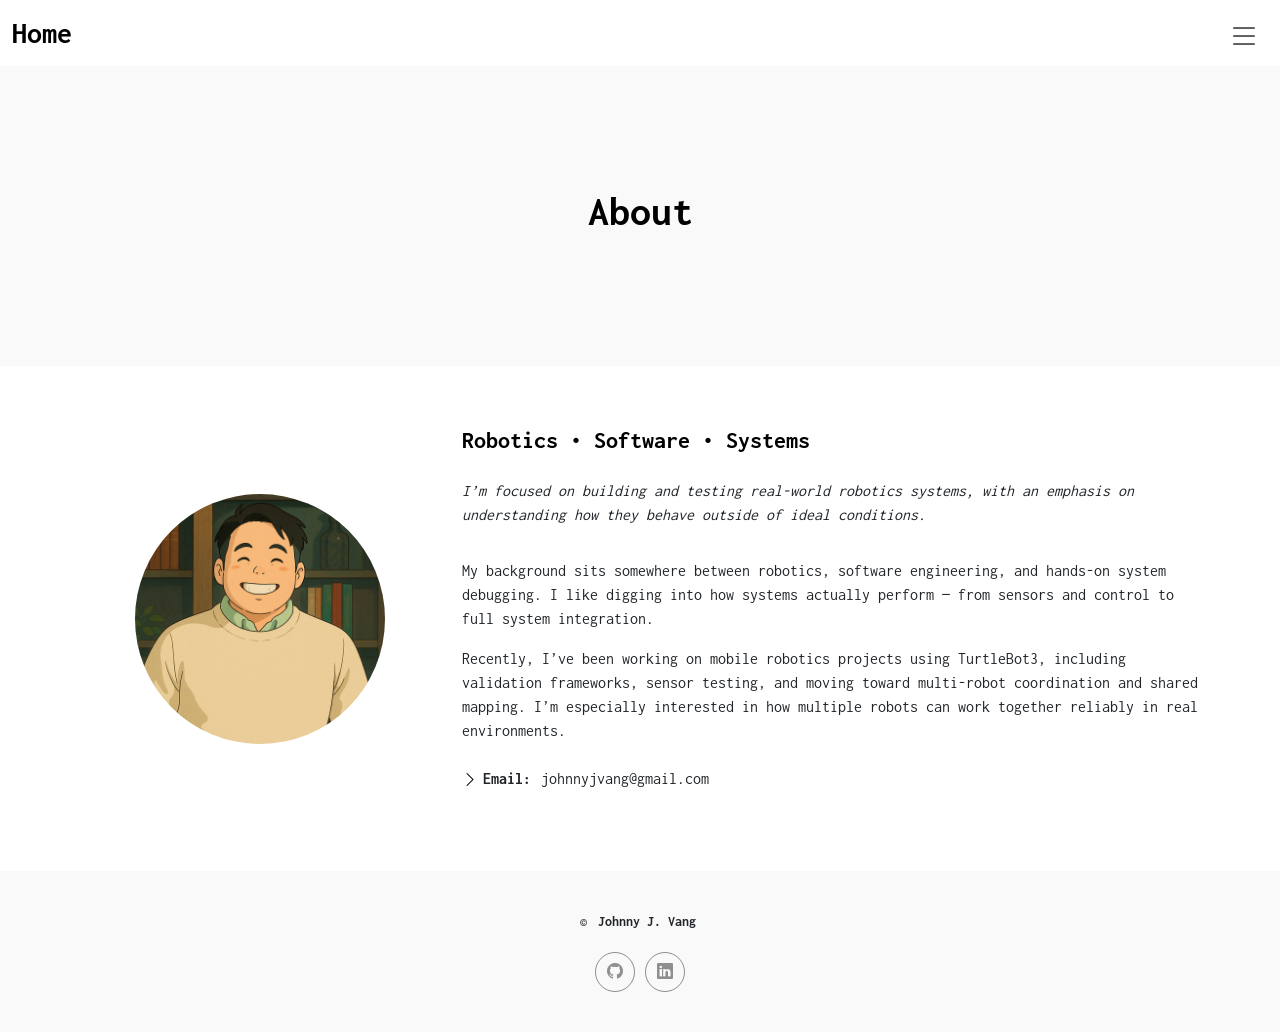
<file: about.html>
<!DOCTYPE html>
<html lang="en">

<head>
  <meta charset="utf-8">
  <meta content="width=device-width, initial-scale=1.0" name="viewport">
  <title>Johnny J. Vang</title>

  <meta name="description" content="">
  <meta name="keywords" content="">

  <!-- Favicons -->
  <link href="assets/img/robot_favicon_32.png" rel="icon">
  <link href="assets/img/apple-touch-icon.png" rel="apple-touch-icon">

  <!-- Fonts -->
  <link href="https://fonts.googleapis.com" rel="preconnect">
  <link href="https://fonts.gstatic.com" rel="preconnect" crossorigin>
  <link href="https://fonts.googleapis.com/css2?family=Inconsolata:wght@200;300;400;500;600;700;800;900&display=swap" rel="stylesheet">

  <!-- Vendor CSS Files -->
  <link href="assets/vendor/bootstrap/css/bootstrap.min.css" rel="stylesheet">
  <link href="assets/vendor/bootstrap-icons/bootstrap-icons.css" rel="stylesheet">
  <link href="assets/vendor/aos/aos.css" rel="stylesheet">
  <link href="assets/vendor/swiper/swiper-bundle.min.css" rel="stylesheet">

  <!-- Main CSS File -->
  <link href="assets/css/main.css" rel="stylesheet">
</head>

<body class="about-page">

  <!-- Header -->
  <header id="header" class="header d-flex align-items-center sticky-top">
    <div class="container-fluid position-relative d-flex align-items-center justify-content-between">

      <a href="index.html" class="logo d-flex align-items-center">
        <h1 class="sitename">Home</h1>
      </a>

      <nav id="navmenu" class="navmenu">
        <ul>
          <li><a href="index.html">Home</a></li>
          <li><a href="about.html" class="active">About</a></li>
          <li><a href="contact.html">Contact</a></li>
        </ul>
        <i class="mobile-nav-toggle d-xl-none bi bi-list"></i>
      </nav>

    </div>
  </header>

  <main class="main">

    <!-- Page Title -->
    <div class="page-title light-background">
      <div class="container">
        <h1>About</h1>
      </div>
    </div>

    <!-- About Section -->
    <section id="about" class="about section">

      <div class="container" data-aos="fade-up" data-aos-delay="100">

        <div class="row gy-4 justify-content-center align-items-center">

          <!-- PROFILE IMAGE -->
          <div class="col-lg-4 text-center">
            <img src="assets/img/profile_pic.png"
                 alt="profile picture"
                 class="img-fluid rounded-circle"
                 style="max-width: 250px;">
          </div>

          <!-- TEXT CONTENT -->
          <div class="col-lg-8 content">

            <h2>Robotics • Software • Systems</h2>

            <p class="fst-italic py-3">
              I’m focused on building and testing real-world robotics systems, with an emphasis on understanding how they behave outside of ideal conditions.
            </p>

            <p>
              My background sits somewhere between robotics, software engineering, and hands-on system debugging.
              I like digging into how systems actually perform — from sensors and control to full system integration.
            </p>

            <p>
              Recently, I’ve been working on mobile robotics projects using TurtleBot3, including validation frameworks,
              sensor testing, and moving toward multi-robot coordination and shared mapping.
              I’m especially interested in how multiple robots can work together reliably in real environments.
            </p>

            <!-- CONTACT -->
            <div class="row mt-4">
              <div class="col-lg-6">
                <ul>
                  <li>
                    <i class="bi bi-chevron-right"></i>
                    <strong>Email:</strong>
                    <span>johnnyjvang@gmail.com</span>
                  </li>
                </ul>
              </div>
            </div>

          </div>

        </div>

      </div>

    </section>

  </main>

  <!-- Footer -->
  <footer id="footer" class="footer light-background">
    <div class="container">
      <div class="copyright text-center">
        <p>© <strong class="px-1 sitename">Johnny J. Vang</strong></p>
      </div>
      <div class="social-links d-flex justify-content-center">
        <a href="https://github.com/johnnyjvang" target="_blank" rel="noopener noreferrer">
          <i class="bi bi-github"></i>
        </a>
        <a href="https://www.linkedin.com/in/jjvang/" target="_blank" rel="noopener noreferrer">
          <i class="bi bi-linkedin"></i>
        </a>
      </div>
    </div>
  </footer>

  <!-- Scroll Top -->
  <a href="#" id="scroll-top" class="scroll-top d-flex align-items-center justify-content-center">
    <i class="bi bi-arrow-up-short"></i>
  </a>

  <!-- Preloader -->
  <div id="preloader"></div>

  <!-- Vendor JS Files -->
  <script src="assets/vendor/bootstrap/js/bootstrap.bundle.min.js"></script>
  <script src="assets/vendor/aos/aos.js"></script>
  <script src="assets/vendor/imagesloaded/imagesloaded.pkgd.min.js"></script>
  <script src="assets/vendor/isotope-layout/isotope.pkgd.min.js"></script>
  <script src="assets/vendor/swiper/swiper-bundle.min.js"></script>

  <!-- Main JS -->
  <script src="assets/js/main.js"></script>

</body>

</html>
</file>
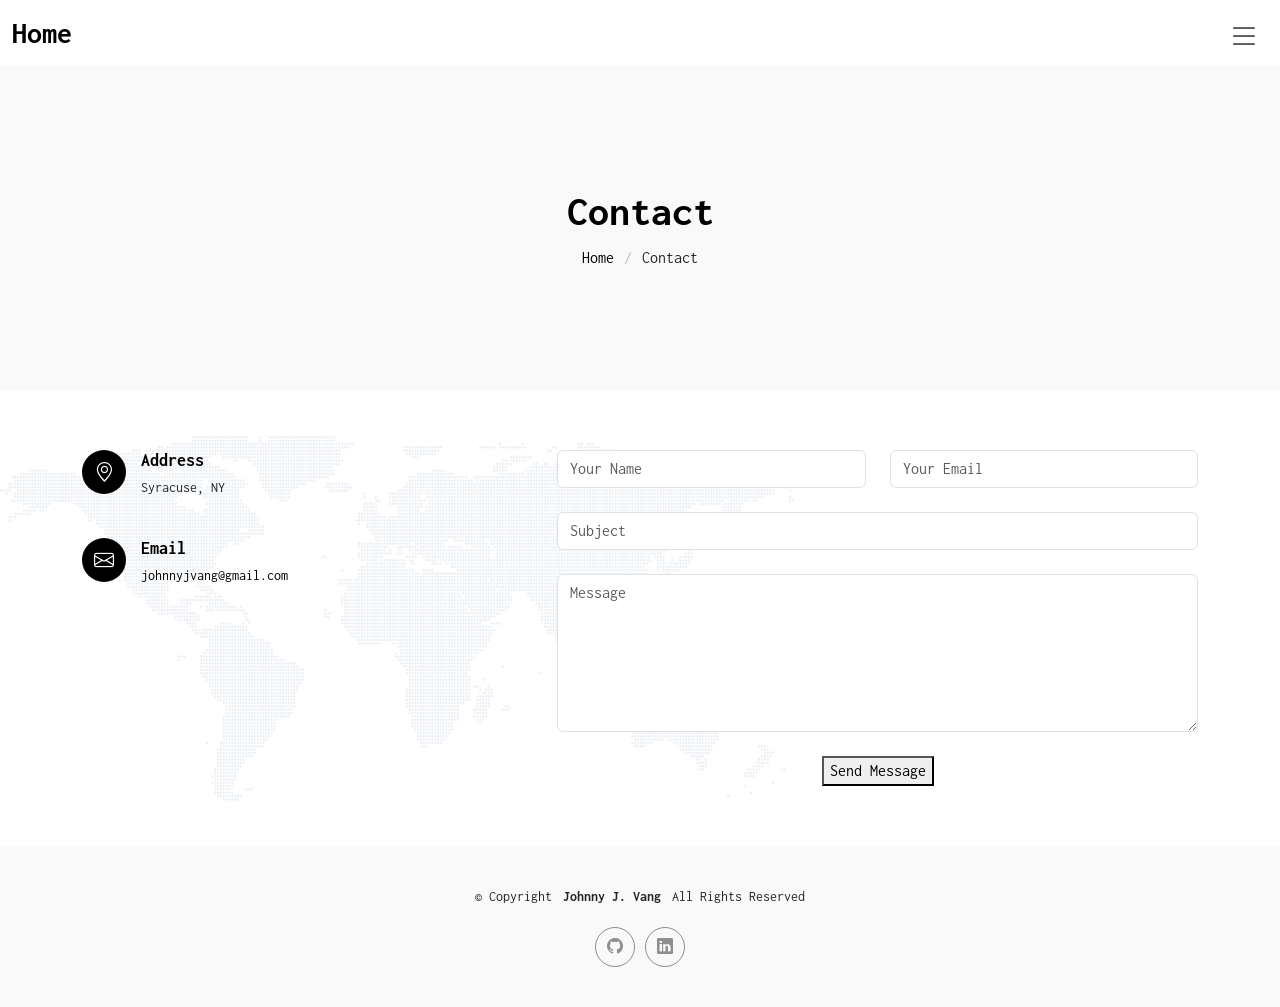
<file: contact.html>
<!DOCTYPE html>
<html lang="en">

<head>
  <meta charset="utf-8">
  <meta content="width=device-width, initial-scale=1.0" name="viewport">
  <title>Johnny J. Vang</title>
  <meta name="description" content="Contact Johnny J. Vang">
  <meta name="keywords" content="Johnny Vang, contact, robotics, software, systems">

  <!-- Favicons -->
  <link href="assets/img/robot_favicon_32.png" rel="icon">
  <link href="assets/img/apple-touch-icon.png" rel="apple-touch-icon">

  <!-- Fonts -->
  <link href="https://fonts.googleapis.com" rel="preconnect">
  <link href="https://fonts.gstatic.com" rel="preconnect" crossorigin>
  <link href="https://fonts.googleapis.com/css2?family=Inconsolata:wght@200;300;400;500;600;700;800;900&display=swap" rel="stylesheet">

  <!-- Vendor CSS Files -->
  <link href="assets/vendor/bootstrap/css/bootstrap.min.css" rel="stylesheet">
  <link href="assets/vendor/bootstrap-icons/bootstrap-icons.css" rel="stylesheet">
  <link href="assets/vendor/aos/aos.css" rel="stylesheet">
  <link href="assets/vendor/glightbox/css/glightbox.min.css" rel="stylesheet">
  <link href="assets/vendor/swiper/swiper-bundle.min.css" rel="stylesheet">

  <!-- Main CSS File -->
  <link href="assets/css/main.css" rel="stylesheet">
</head>

<body class="contact-page">

  <header id="header" class="header d-flex align-items-center sticky-top">
    <div class="container-fluid position-relative d-flex align-items-center justify-content-between">

      <a href="index.html" class="logo d-flex align-items-center">
        <h1 class="sitename">Home</h1>
      </a>

      <nav id="navmenu" class="navmenu">
        <ul>
          <li><a href="index.html">Home</a></li>
          <li><a href="about.html">About</a></li>
          <li><a href="contact.html" class="active">Contact</a></li>
        </ul>
        <i class="mobile-nav-toggle d-xl-none bi bi-list"></i>
      </nav>

    </div>
  </header>

  <main class="main">

    <!-- Page Title -->
    <div class="page-title light-background">
      <div class="container">
        <h1>Contact</h1>
        <nav class="breadcrumbs">
          <ol>
            <li><a href="index.html">Home</a></li>
            <li class="current">Contact</li>
          </ol>
        </nav>
      </div>
    </div>

    <!-- Contact Section -->
    <section id="contact" class="contact section">
      <div class="container position-relative" data-aos="fade-up" data-aos-delay="100">

        <div class="row gy-4">

          <div class="col-lg-5">

            <div class="info-item d-flex" data-aos="fade-up" data-aos-delay="200">
              <i class="bi bi-geo-alt flex-shrink-0"></i>
              <div>
                <h3>Address</h3>
                <p>Syracuse, NY</p>
              </div>
            </div>

            <div class="info-item d-flex" data-aos="fade-up" data-aos-delay="300">
              <i class="bi bi-envelope flex-shrink-0"></i>
              <div>
                <h3>Email</h3>
                <p><a href="mailto:johnnyjvang@gmail.com">johnnyjvang@gmail.com</a></p>
              </div>
            </div>

          </div>

          <div class="col-lg-7">
            <form
              action="https://formspree.io/f/xojynnvr"
              method="POST"
              data-aos="fade-up"
              data-aos-delay="500"
            >
              <div class="row gy-4">

                <div class="col-md-6">
                  <input
                    type="text"
                    name="name"
                    class="form-control"
                    placeholder="Your Name"
                    required
                  >
                </div>

                <div class="col-md-6">
                  <input
                    type="email"
                    name="email"
                    class="form-control"
                    placeholder="Your Email"
                    required
                  >
                </div>

                <div class="col-md-12">
                  <input
                    type="text"
                    name="subject"
                    class="form-control"
                    placeholder="Subject"
                    required
                  >
                </div>

                <div class="col-md-12">
                  <textarea
                    class="form-control"
                    name="message"
                    rows="6"
                    placeholder="Message"
                    required
                  ></textarea>
                </div>

                <!-- Optional extras for Formspree -->
                <input type="hidden" name="_subject" value="New portfolio contact form submission">
                <input type="hidden" name="_next" value="https://johnnyjvang.github.io/thank-you.html">

                <div class="col-md-12 text-center">
                  <button type="submit">Send Message</button>
                </div>

              </div>
            </form>
          </div>

        </div>

      </div>
    </section>

  </main>

  <footer id="footer" class="footer light-background">
    <div class="container">
      <div class="copyright text-center">
        <p>© <span>Copyright</span> <strong class="px-1 sitename">Johnny J. Vang</strong> <span>All Rights Reserved</span></p>
      </div>
      <div class="social-links d-flex justify-content-center">
        <a href="https://github.com/johnnyjvang" target="_blank" rel="noopener noreferrer">
          <i class="bi bi-github"></i>
        </a>
        <a href="https://www.linkedin.com/in/jjvang/" target="_blank" rel="noopener noreferrer">
          <i class="bi bi-linkedin"></i>
        </a>
      </div>
    </div>
  </footer>

  <!-- Scroll Top -->
  <a href="#" id="scroll-top" class="scroll-top d-flex align-items-center justify-content-center">
    <i class="bi bi-arrow-up-short"></i>
  </a>

  <!-- Preloader -->
  <div id="preloader"></div>

  <!-- Vendor JS Files -->
  <script src="assets/vendor/bootstrap/js/bootstrap.bundle.min.js"></script>
  <script src="assets/vendor/aos/aos.js"></script>
  <script src="assets/vendor/glightbox/js/glightbox.min.js"></script>
  <script src="assets/vendor/imagesloaded/imagesloaded.pkgd.min.js"></script>
  <script src="assets/vendor/isotope-layout/isotope.pkgd.min.js"></script>
  <script src="assets/vendor/swiper/swiper-bundle.min.js"></script>

  <!-- Main JS File -->
  <script src="assets/js/main.js"></script>
</body>

</html>
</file>
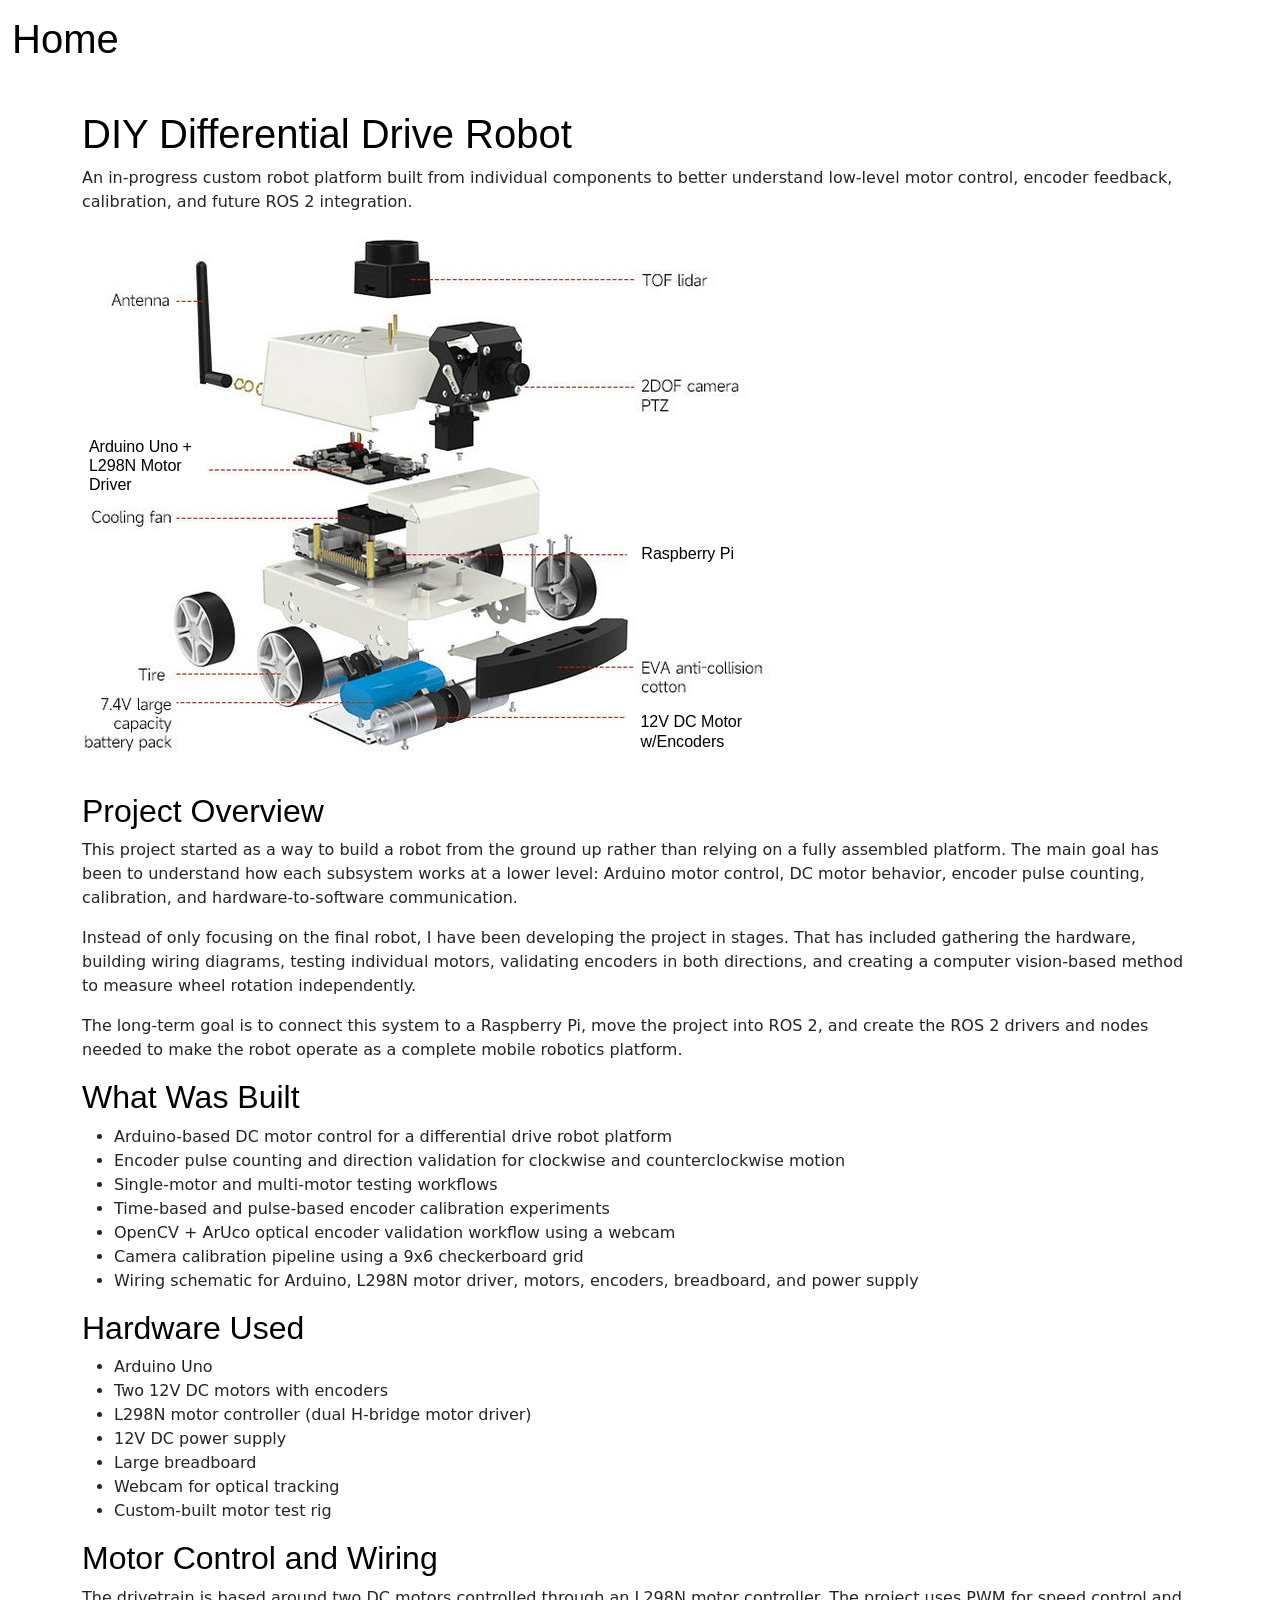
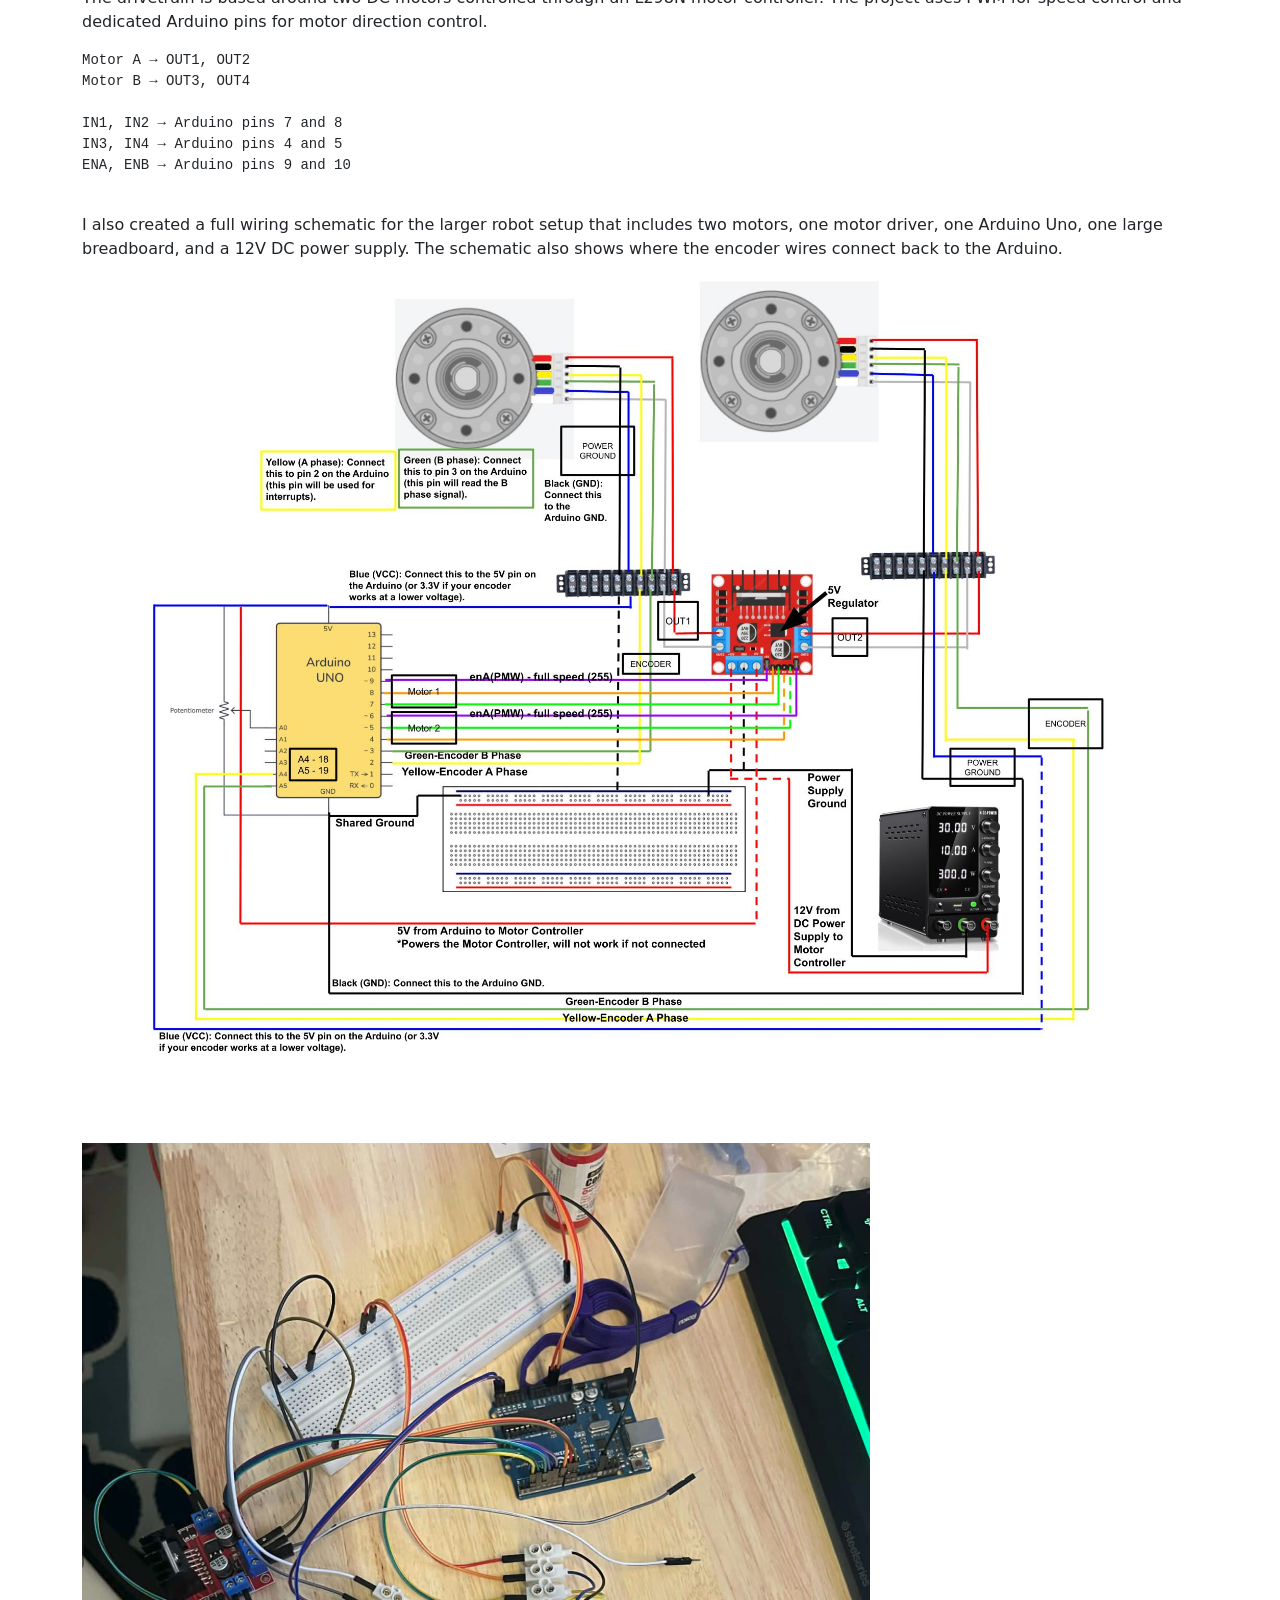
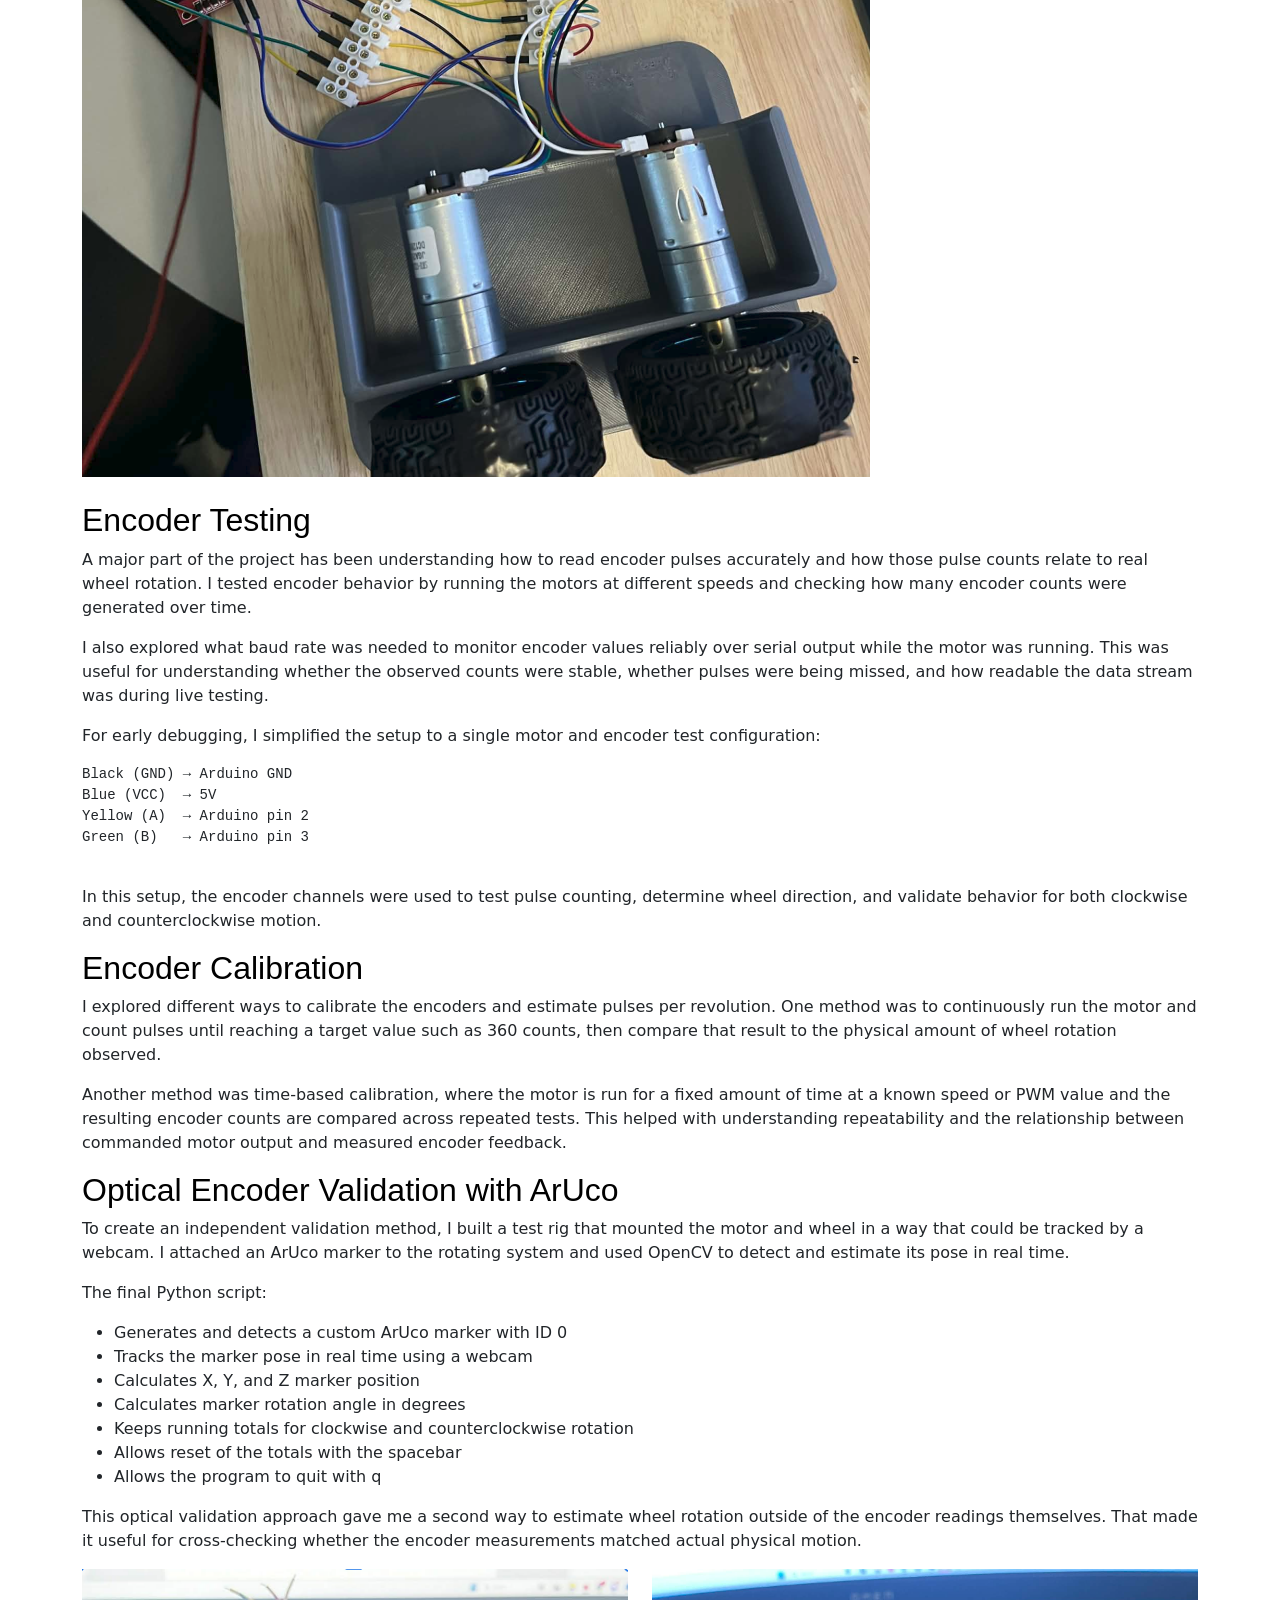
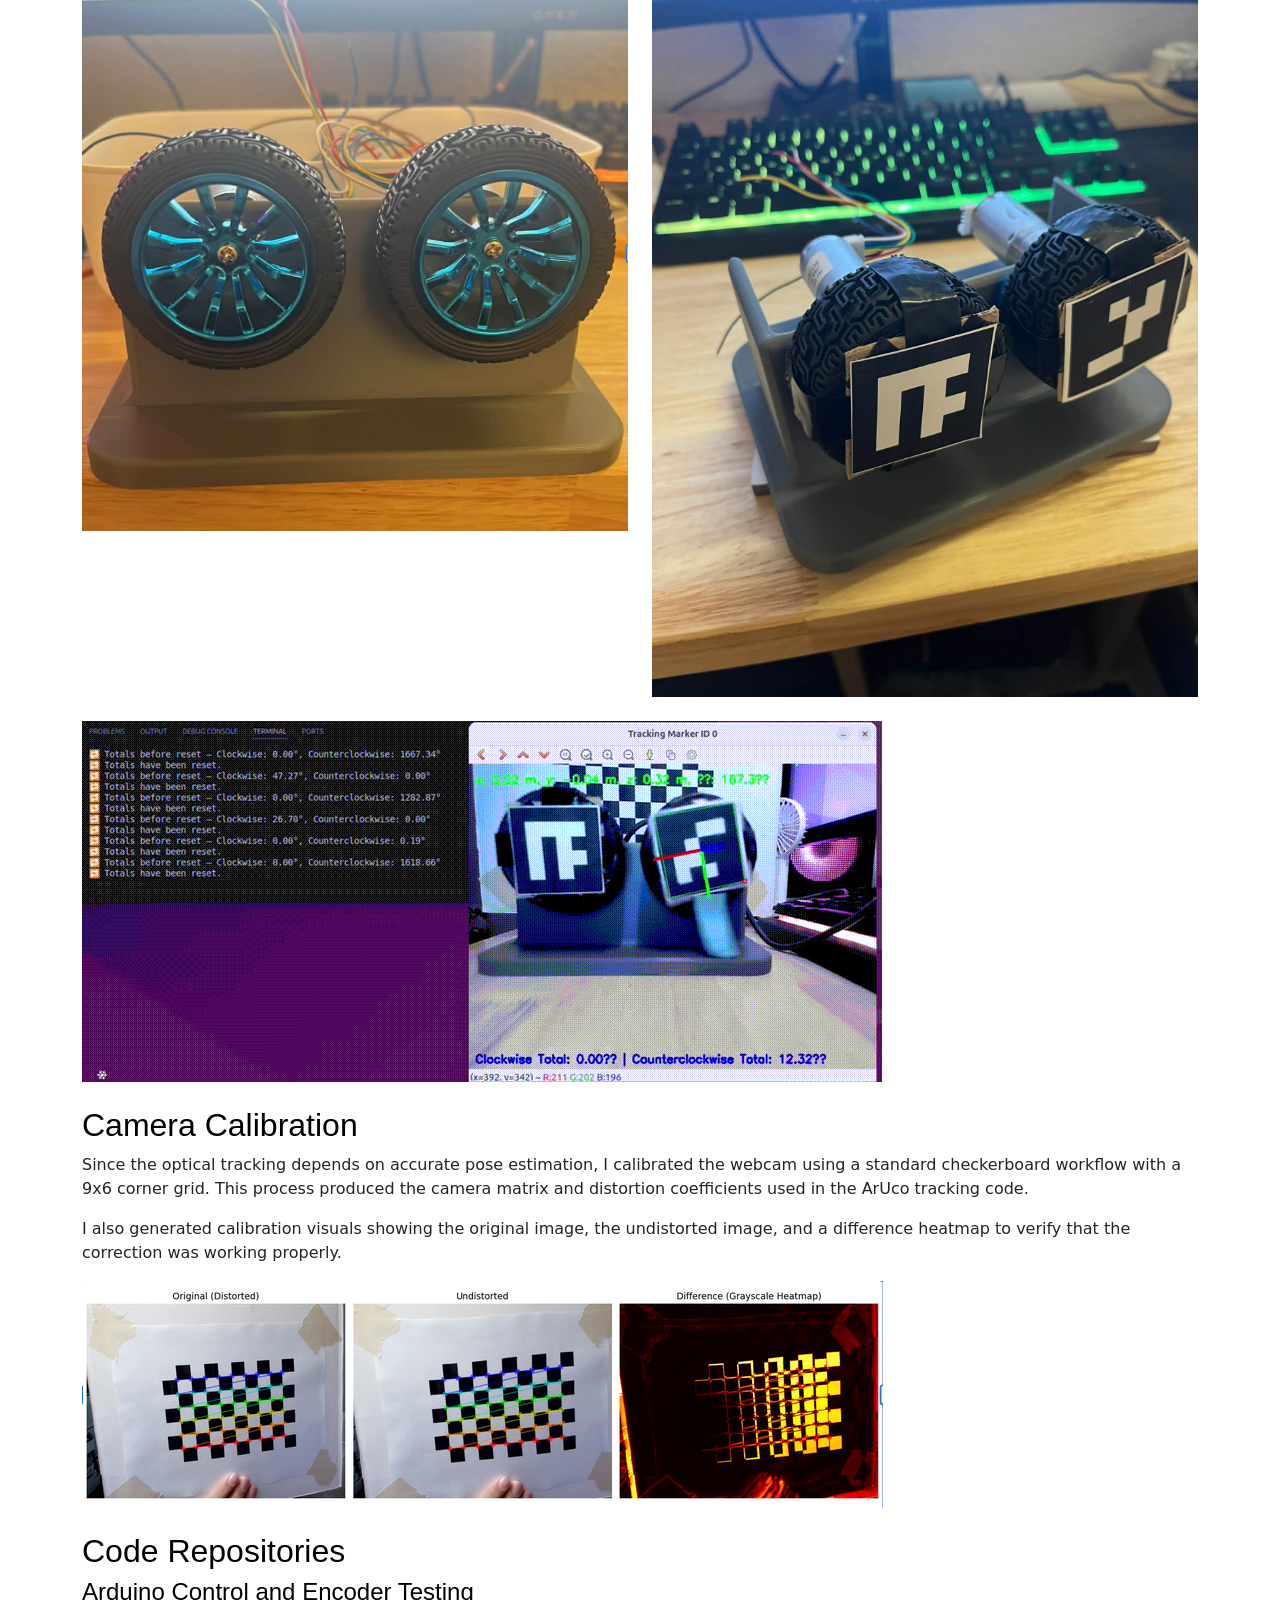
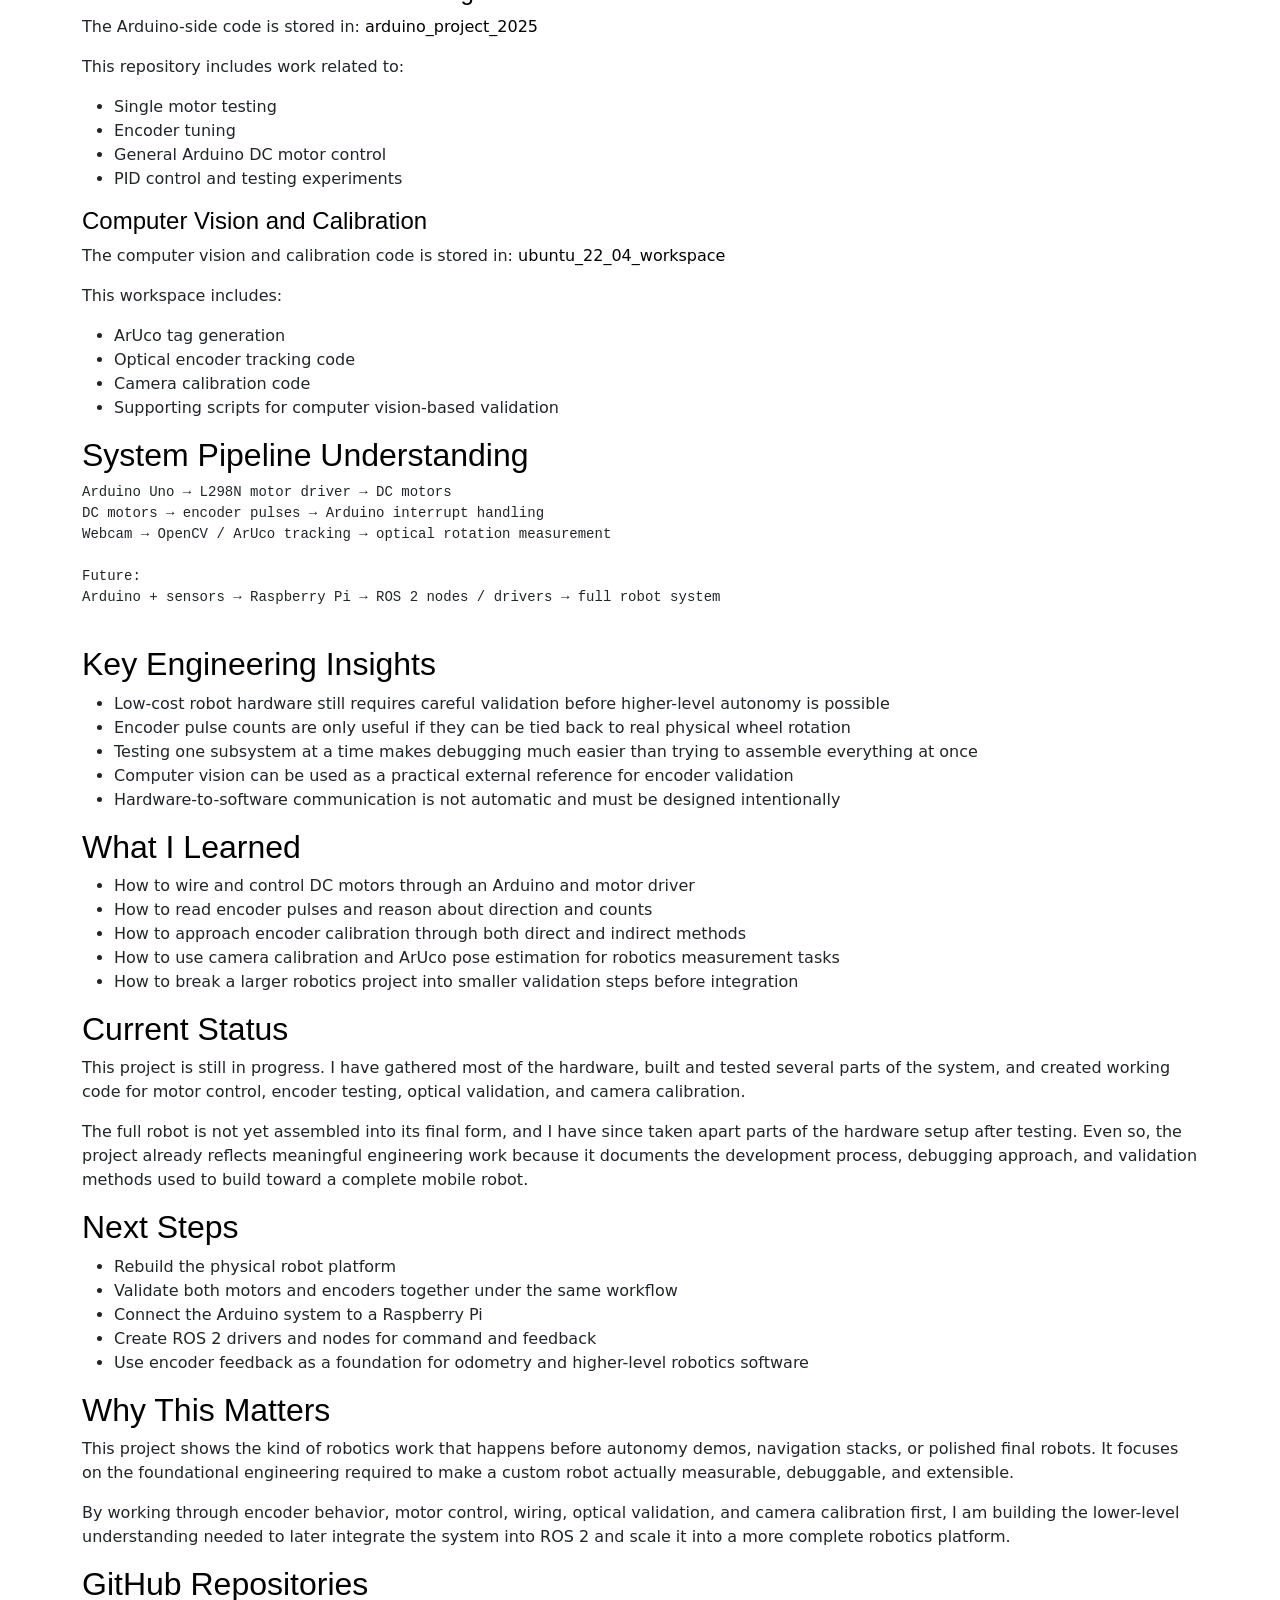
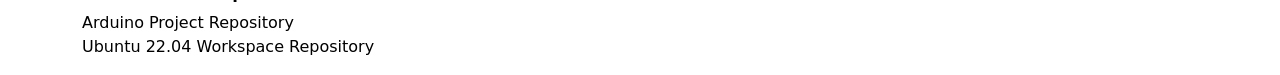
<file: diy-robot-project.html>
<!DOCTYPE html>
<html lang="en">

<head>
  <meta charset="utf-8">
  <title>DIY Differential Drive Robot</title>

  <link href="assets/vendor/bootstrap/css/bootstrap.min.css" rel="stylesheet">
  <link href="assets/css/main.css" rel="stylesheet">
</head>

<body>

<header class="header d-flex align-items-center sticky-top">
  <div class="container-fluid d-flex justify-content-between">
    <a href="index.html"><h1>Home</h1></a>
  </div>
</header>

<main class="main">

<div class="container mt-4">

  <h1>DIY Differential Drive Robot</h1>

  <p>
    An in-progress custom robot platform built from individual components to better understand
    low-level motor control, encoder feedback, calibration, and future ROS 2 integration.
  </p>

  <!-- HERO IMAGE -->
  <img src="assets/img/updated_ros2_exploded_robot.png"
       class="img-fluid mb-4"
       alt="DIY robot wiring diagram">

  <h2>Project Overview</h2>
  <p>
    This project started as a way to build a robot from the ground up rather than relying on a fully
    assembled platform. The main goal has been to understand how each subsystem works at a lower level:
    Arduino motor control, DC motor behavior, encoder pulse counting, calibration, and hardware-to-software communication.
  </p>

  <p>
    Instead of only focusing on the final robot, I have been developing the project in stages. That has included
    gathering the hardware, building wiring diagrams, testing individual motors, validating encoders in both directions,
    and creating a computer vision-based method to measure wheel rotation independently.
  </p>

  <p>
    The long-term goal is to connect this system to a Raspberry Pi, move the project into ROS 2, and create the ROS 2
    drivers and nodes needed to make the robot operate as a complete mobile robotics platform.
  </p>

  <h2>What Was Built</h2>

  <ul>
    <li>Arduino-based DC motor control for a differential drive robot platform</li>
    <li>Encoder pulse counting and direction validation for clockwise and counterclockwise motion</li>
    <li>Single-motor and multi-motor testing workflows</li>
    <li>Time-based and pulse-based encoder calibration experiments</li>
    <li>OpenCV + ArUco optical encoder validation workflow using a webcam</li>
    <li>Camera calibration pipeline using a 9x6 checkerboard grid</li>
    <li>Wiring schematic for Arduino, L298N motor driver, motors, encoders, breadboard, and power supply</li>
  </ul>

  <h2>Hardware Used</h2>

  <ul>
    <li>Arduino Uno</li>
    <li>Two 12V DC motors with encoders</li>
    <li>L298N motor controller (dual H-bridge motor driver)</li>
    <li>12V DC power supply</li>
    <li>Large breadboard</li>
    <li>Webcam for optical tracking</li>
    <li>Custom-built motor test rig</li>
  </ul>

  <h2>Motor Control and Wiring</h2>

  <p>
    The drivetrain is based around two DC motors controlled through an L298N motor controller. The project uses
    PWM for speed control and dedicated Arduino pins for motor direction control.
  </p>

  <pre>
Motor A → OUT1, OUT2
Motor B → OUT3, OUT4

IN1, IN2 → Arduino pins 7 and 8
IN3, IN4 → Arduino pins 4 and 5
ENA, ENB → Arduino pins 9 and 10
  </pre>

  <p>
    I also created a full wiring schematic for the larger robot setup that includes two motors, one motor driver,
    one Arduino Uno, one large breadboard, and a 12V DC power supply. The schematic also shows where the encoder
    wires connect back to the Arduino.
  </p>

  <img src="assets/img/portfolio/motor_wiring.jpg"
       class="img-fluid mb-4"
       alt="DIY robot full wiring schematic">

  <img src="assets/img/motor_wire_assembly.png"
       class="img-fluid mb-4"
       alt="ArUco optical encoder validation">

  <h2>Encoder Testing</h2>

  <p>
    A major part of the project has been understanding how to read encoder pulses accurately and how those pulse counts
    relate to real wheel rotation. I tested encoder behavior by running the motors at different speeds and checking how
    many encoder counts were generated over time.
  </p>

  <p>
    I also explored what baud rate was needed to monitor encoder values reliably over serial output while the motor was running.
    This was useful for understanding whether the observed counts were stable, whether pulses were being missed, and how readable
    the data stream was during live testing.
  </p>

  <p>
    For early debugging, I simplified the setup to a single motor and encoder test configuration:
  </p>

  <pre>
Black (GND) → Arduino GND
Blue (VCC)  → 5V
Yellow (A)  → Arduino pin 2
Green (B)   → Arduino pin 3
  </pre>

  <p>
    In this setup, the encoder channels were used to test pulse counting, determine wheel direction, and validate behavior
    for both clockwise and counterclockwise motion.
  </p>

  <h2>Encoder Calibration</h2>

  <p>
    I explored different ways to calibrate the encoders and estimate pulses per revolution. One method was to continuously
    run the motor and count pulses until reaching a target value such as 360 counts, then compare that result to the physical
    amount of wheel rotation observed.
  </p>

  <p>
    Another method was time-based calibration, where the motor is run for a fixed amount of time at a known speed or PWM value
    and the resulting encoder counts are compared across repeated tests. This helped with understanding repeatability and the
    relationship between commanded motor output and measured encoder feedback.
  </p>

  <h2>Optical Encoder Validation with ArUco</h2>

  <p>
    To create an independent validation method, I built a test rig that mounted the motor and wheel in a way that could be tracked
    by a webcam. I attached an ArUco marker to the rotating system and used OpenCV to detect and estimate its pose in real time.
  </p>

  <p>
    The final Python script:
  </p>

  <ul>
    <li>Generates and detects a custom ArUco marker with ID 0</li>
    <li>Tracks the marker pose in real time using a webcam</li>
    <li>Calculates X, Y, and Z marker position</li>
    <li>Calculates marker rotation angle in degrees</li>
    <li>Keeps running totals for clockwise and counterclockwise rotation</li>
    <li>Allows reset of the totals with the spacebar</li>
    <li>Allows the program to quit with q</li>
  </ul>

  <p>
    This optical validation approach gave me a second way to estimate wheel rotation outside of the encoder readings themselves.
    That made it useful for cross-checking whether the encoder measurements matched actual physical motion.
  </p>

  <div class="row g-4 mb-4">
    <div class="col-12 col-lg-6">
      <img src="assets/img/motor_mount_snipped.png"
           class="img-fluid w-100"
           alt="ArUco optical encoder validation">
    </div>

    <div class="col-12 col-lg-6">
      <img src="assets/img/arcuo_close_up.jpeg"
           class="img-fluid w-100"
           alt="ArUco optical encoder validation">
    </div>
  </div>
  
  <img src="assets/img/aruco_output.gif"
       class="img-fluid mb-4"
       alt="ArUco optical encoder validation">

  <h2>Camera Calibration</h2>

  <p>
    Since the optical tracking depends on accurate pose estimation, I calibrated the webcam using a standard checkerboard workflow
    with a 9x6 corner grid. This process produced the camera matrix and distortion coefficients used in the ArUco tracking code.
  </p>

  <p>
    I also generated calibration visuals showing the original image, the undistorted image, and a difference heatmap to verify
    that the correction was working properly.
  </p>

  <img src="assets/img/camera_calibration_output.png"
       class="img-fluid mb-4"
       alt="Camera calibration results">

  <h2>Code Repositories</h2>

  <h4>Arduino Control and Encoder Testing</h4>
  <p>
    The Arduino-side code is stored in:
    <a href="https://github.com/johnnyjvang/arduino_project_2025" target="_blank">
      arduino_project_2025
    </a>
  </p>

  <p>
    This repository includes work related to:
  </p>

  <ul>
    <li>Single motor testing</li>
    <li>Encoder tuning</li>
    <li>General Arduino DC motor control</li>
    <li>PID control and testing experiments</li>
  </ul>

  <h4>Computer Vision and Calibration</h4>
  <p>
    The computer vision and calibration code is stored in:
    <a href="https://github.com/johnnyjvang/ubuntu_22_04_workspace" target="_blank">
      ubuntu_22_04_workspace
    </a>
  </p>

  <p>
    This workspace includes:
  </p>

  <ul>
    <li>ArUco tag generation</li>
    <li>Optical encoder tracking code</li>
    <li>Camera calibration code</li>
    <li>Supporting scripts for computer vision-based validation</li>
  </ul>

  <h2>System Pipeline Understanding</h2>

  <pre>
Arduino Uno → L298N motor driver → DC motors
DC motors → encoder pulses → Arduino interrupt handling
Webcam → OpenCV / ArUco tracking → optical rotation measurement

Future:
Arduino + sensors → Raspberry Pi → ROS 2 nodes / drivers → full robot system
  </pre>

  <h2>Key Engineering Insights</h2>

  <ul>
    <li>Low-cost robot hardware still requires careful validation before higher-level autonomy is possible</li>
    <li>Encoder pulse counts are only useful if they can be tied back to real physical wheel rotation</li>
    <li>Testing one subsystem at a time makes debugging much easier than trying to assemble everything at once</li>
    <li>Computer vision can be used as a practical external reference for encoder validation</li>
    <li>Hardware-to-software communication is not automatic and must be designed intentionally</li>
  </ul>

  <h2>What I Learned</h2>

  <ul>
    <li>How to wire and control DC motors through an Arduino and motor driver</li>
    <li>How to read encoder pulses and reason about direction and counts</li>
    <li>How to approach encoder calibration through both direct and indirect methods</li>
    <li>How to use camera calibration and ArUco pose estimation for robotics measurement tasks</li>
    <li>How to break a larger robotics project into smaller validation steps before integration</li>
  </ul>

  <h2>Current Status</h2>

  <p>
    This project is still in progress. I have gathered most of the hardware, built and tested several parts of the system,
    and created working code for motor control, encoder testing, optical validation, and camera calibration.
  </p>

  <p>
    The full robot is not yet assembled into its final form, and I have since taken apart parts of the hardware setup after testing.
    Even so, the project already reflects meaningful engineering work because it documents the development process, debugging approach,
    and validation methods used to build toward a complete mobile robot.
  </p>

  <h2>Next Steps</h2>

  <ul>
    <li>Rebuild the physical robot platform</li>
    <li>Validate both motors and encoders together under the same workflow</li>
    <li>Connect the Arduino system to a Raspberry Pi</li>
    <li>Create ROS 2 drivers and nodes for command and feedback</li>
    <li>Use encoder feedback as a foundation for odometry and higher-level robotics software</li>
  </ul>

  <h2>Why This Matters</h2>

  <p>
    This project shows the kind of robotics work that happens before autonomy demos, navigation stacks, or polished final robots.
    It focuses on the foundational engineering required to make a custom robot actually measurable, debuggable, and extensible.
  </p>

  <p>
    By working through encoder behavior, motor control, wiring, optical validation, and camera calibration first, I am building the
    lower-level understanding needed to later integrate the system into ROS 2 and scale it into a more complete robotics platform.
  </p>

  <h2>GitHub Repositories</h2>

  <p>
    <a href="https://github.com/johnnyjvang/arduino_project_2025" target="_blank">
      Arduino Project Repository
    </a>
    <br>
    <a href="https://github.com/johnnyjvang/ubuntu_22_04_workspace" target="_blank">
      Ubuntu 22.04 Workspace Repository
    </a>
  </p>

</div>

</main>

</body>
</html>
</file>
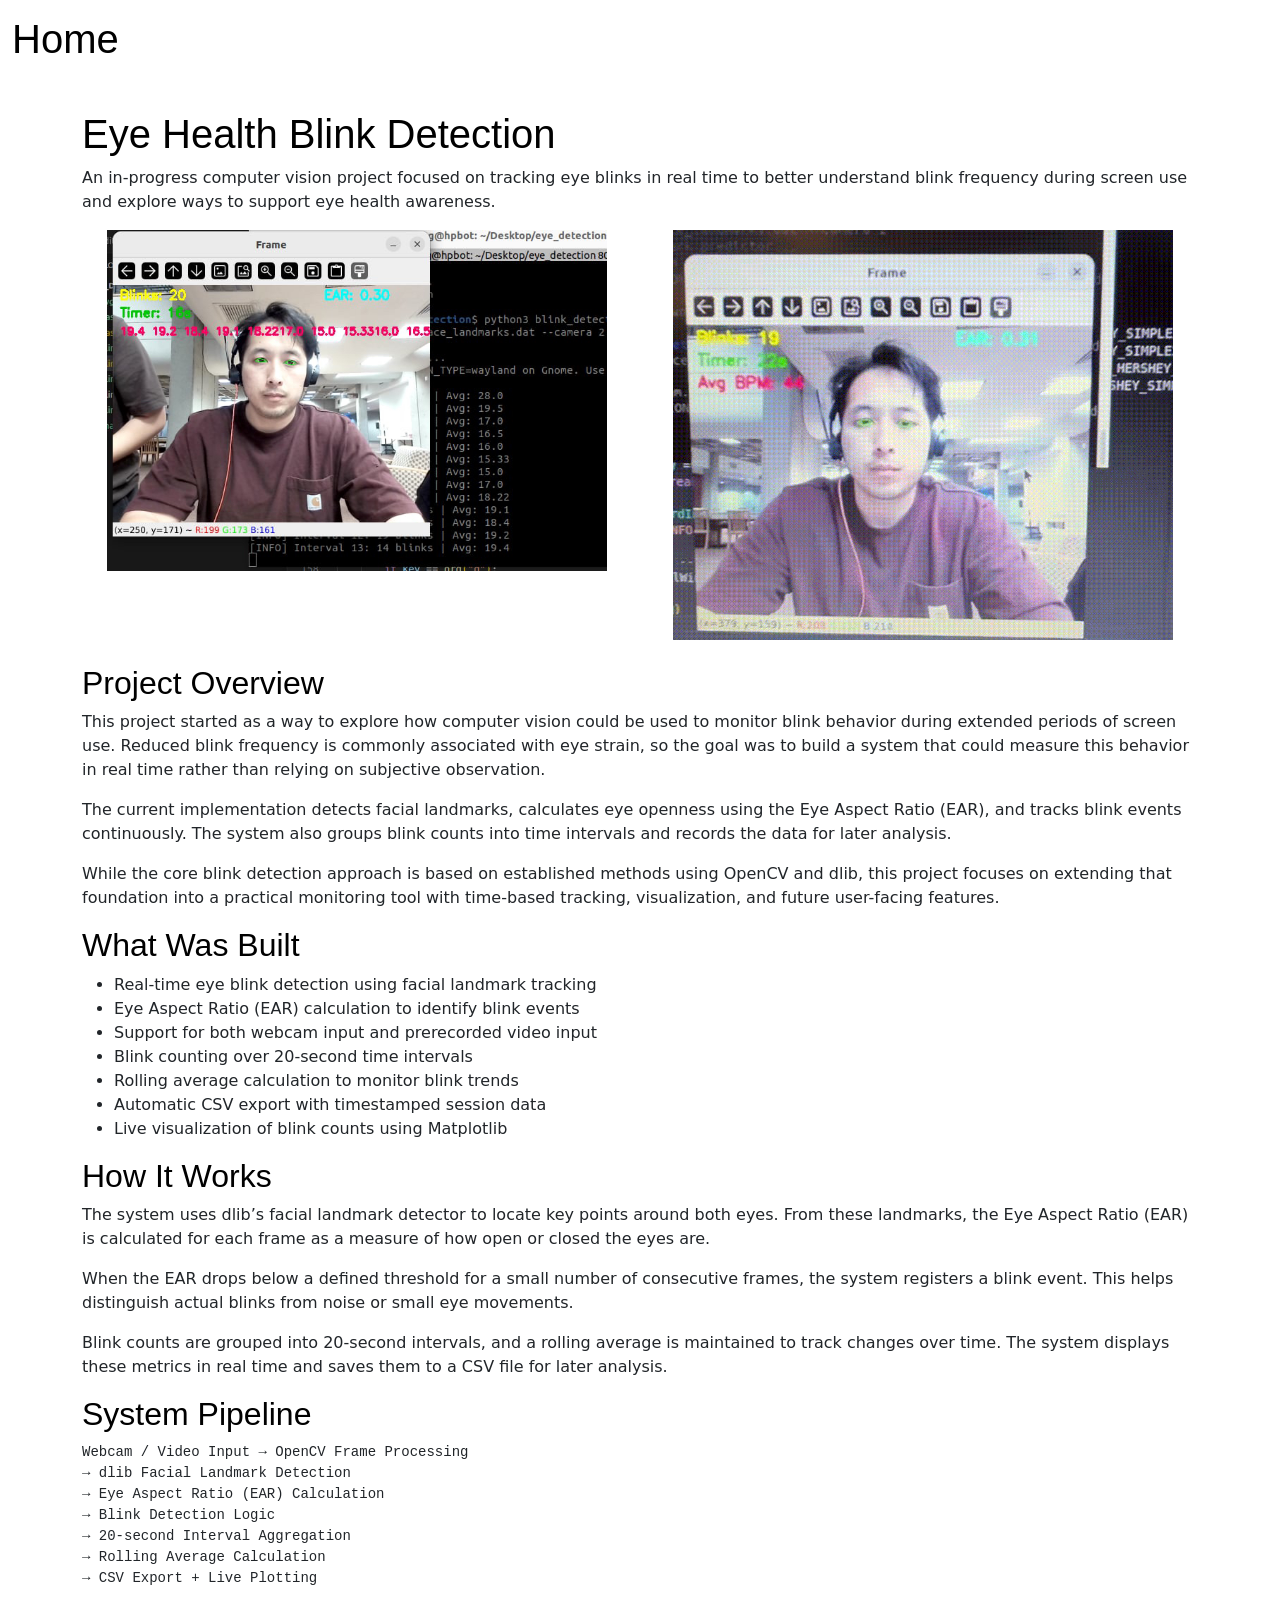
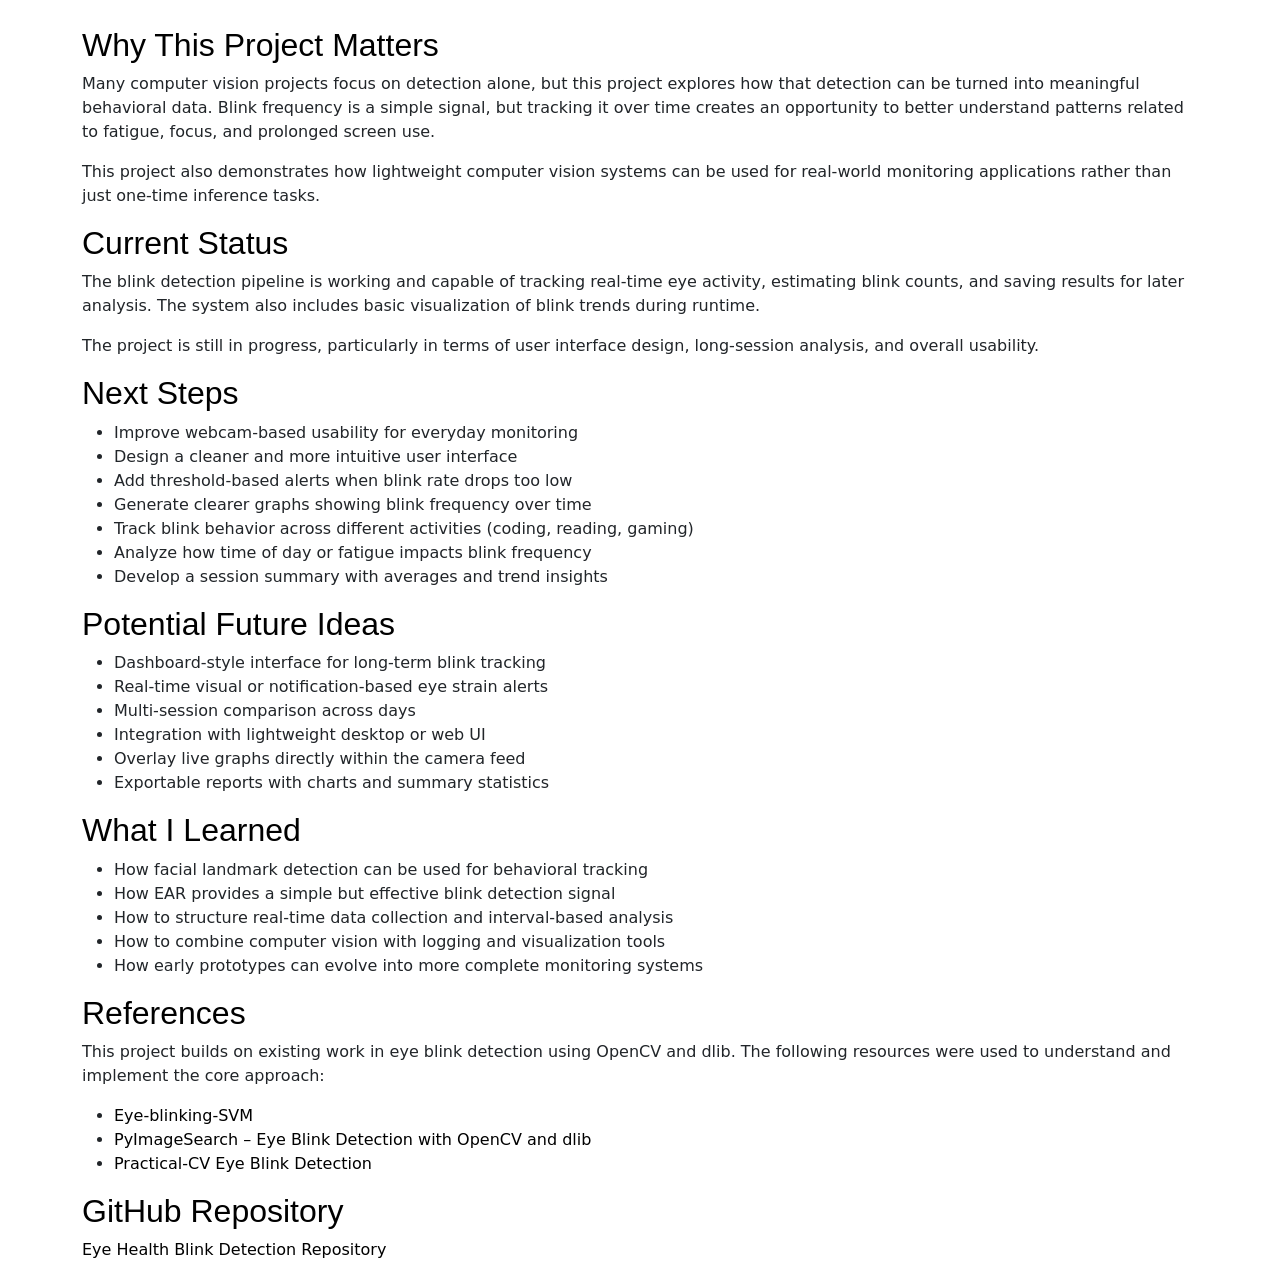
<file: eye-health.html>
<!DOCTYPE html>
<html lang="en">

<head>
  <meta charset="utf-8">
  <title>Eye Health Blink Detection</title>

  <link href="assets/vendor/bootstrap/css/bootstrap.min.css" rel="stylesheet">
  <link href="assets/css/main.css" rel="stylesheet">
</head>

<body>

<header class="header d-flex align-items-center sticky-top">
  <div class="container-fluid d-flex justify-content-between">
    <a href="index.html"><h1>Home</h1></a>
  </div>
</header>

<main class="main">

<div class="container mt-4">

  <h1>Eye Health Blink Detection</h1>

  <p>
    An in-progress computer vision project focused on tracking eye blinks in real time to better
    understand blink frequency during screen use and explore ways to support eye health awareness.
  </p>

  <!-- HERO IMAGES -->
  <div class="row justify-content-center g-3 mb-4">
    <div class="col-md-6 text-center">
      <img src="assets/img/eye_health_screenshot.jpg"
           class="img-fluid"
           alt="Eye blink detection interface"
           style="max-width: 500px;">
    </div>

    <div class="col-md-6 text-center">
      <img src="assets/img/output_eye.gif"
           class="img-fluid"
           alt="Eye blink detection demo"
           style="max-width: 500px;">
    </div>
  </div>

  <h2>Project Overview</h2>
  <p>
    This project started as a way to explore how computer vision could be used to monitor blink
    behavior during extended periods of screen use. Reduced blink frequency is commonly associated
    with eye strain, so the goal was to build a system that could measure this behavior in real time
    rather than relying on subjective observation.
  </p>

  <p>
    The current implementation detects facial landmarks, calculates eye openness using the Eye
    Aspect Ratio (EAR), and tracks blink events continuously. The system also groups blink counts
    into time intervals and records the data for later analysis.
  </p>

  <p>
    While the core blink detection approach is based on established methods using OpenCV and dlib,
    this project focuses on extending that foundation into a practical monitoring tool with time-based
    tracking, visualization, and future user-facing features.
  </p>

  <h2>What Was Built</h2>
  <ul>
    <li>Real-time eye blink detection using facial landmark tracking</li>
    <li>Eye Aspect Ratio (EAR) calculation to identify blink events</li>
    <li>Support for both webcam input and prerecorded video input</li>
    <li>Blink counting over 20-second time intervals</li>
    <li>Rolling average calculation to monitor blink trends</li>
    <li>Automatic CSV export with timestamped session data</li>
    <li>Live visualization of blink counts using Matplotlib</li>
  </ul>

  <h2>How It Works</h2>
  <p>
    The system uses dlib’s facial landmark detector to locate key points around both eyes.
    From these landmarks, the Eye Aspect Ratio (EAR) is calculated for each frame as a measure
    of how open or closed the eyes are.
  </p>

  <p>
    When the EAR drops below a defined threshold for a small number of consecutive frames,
    the system registers a blink event. This helps distinguish actual blinks from noise or
    small eye movements.
  </p>

  <p>
    Blink counts are grouped into 20-second intervals, and a rolling average is maintained
    to track changes over time. The system displays these metrics in real time and saves them
    to a CSV file for later analysis.
  </p>

  <h2>System Pipeline</h2>

  <pre>
Webcam / Video Input → OpenCV Frame Processing
→ dlib Facial Landmark Detection
→ Eye Aspect Ratio (EAR) Calculation
→ Blink Detection Logic
→ 20-second Interval Aggregation
→ Rolling Average Calculation
→ CSV Export + Live Plotting
  </pre>

  <h2>Why This Project Matters</h2>
  <p>
    Many computer vision projects focus on detection alone, but this project explores how that
    detection can be turned into meaningful behavioral data. Blink frequency is a simple signal,
    but tracking it over time creates an opportunity to better understand patterns related to
    fatigue, focus, and prolonged screen use.
  </p>

  <p>
    This project also demonstrates how lightweight computer vision systems can be used for
    real-world monitoring applications rather than just one-time inference tasks.
  </p>

  <h2>Current Status</h2>
  <p>
    The blink detection pipeline is working and capable of tracking real-time eye activity,
    estimating blink counts, and saving results for later analysis. The system also includes
    basic visualization of blink trends during runtime.
  </p>

  <p>
    The project is still in progress, particularly in terms of user interface design,
    long-session analysis, and overall usability.
  </p>

  <h2>Next Steps</h2>
  <ul>
    <li>Improve webcam-based usability for everyday monitoring</li>
    <li>Design a cleaner and more intuitive user interface</li>
    <li>Add threshold-based alerts when blink rate drops too low</li>
    <li>Generate clearer graphs showing blink frequency over time</li>
    <li>Track blink behavior across different activities (coding, reading, gaming)</li>
    <li>Analyze how time of day or fatigue impacts blink frequency</li>
    <li>Develop a session summary with averages and trend insights</li>
  </ul>

  <h2>Potential Future Ideas</h2>
  <ul>
    <li>Dashboard-style interface for long-term blink tracking</li>
    <li>Real-time visual or notification-based eye strain alerts</li>
    <li>Multi-session comparison across days</li>
    <li>Integration with lightweight desktop or web UI</li>
    <li>Overlay live graphs directly within the camera feed</li>
    <li>Exportable reports with charts and summary statistics</li>
  </ul>

  <h2>What I Learned</h2>
  <ul>
    <li>How facial landmark detection can be used for behavioral tracking</li>
    <li>How EAR provides a simple but effective blink detection signal</li>
    <li>How to structure real-time data collection and interval-based analysis</li>
    <li>How to combine computer vision with logging and visualization tools</li>
    <li>How early prototypes can evolve into more complete monitoring systems</li>
  </ul>

  <h2>References</h2>

  <p>
    This project builds on existing work in eye blink detection using OpenCV and dlib.
    The following resources were used to understand and implement the core approach:
  </p>

  <ul>
    <li>
      <a href="https://github.com/rmenoli/Eye-blinking-SVM" target="_blank">
        Eye-blinking-SVM
      </a>
    </li>
    <li>
      <a href="https://pyimagesearch.com/2017/04/24/eye-blink-detection-opencv-python-dlib/" target="_blank">
        PyImageSearch – Eye Blink Detection with OpenCV and dlib
      </a>
    </li>
    <li>
      <a href="https://github.com/Practical-CV/EYE-BLINK-DETECTION-WITH-OPENCV-AND-DLIB" target="_blank">
        Practical-CV Eye Blink Detection
      </a>
    </li>
  </ul>

  <h2>GitHub Repository</h2>
  <p>
    <a href="https://github.com/johnnyjvang/eye_health" target="_blank">
      Eye Health Blink Detection Repository
    </a>
  </p>

</div>

</main>

</body>
</html>
</file>
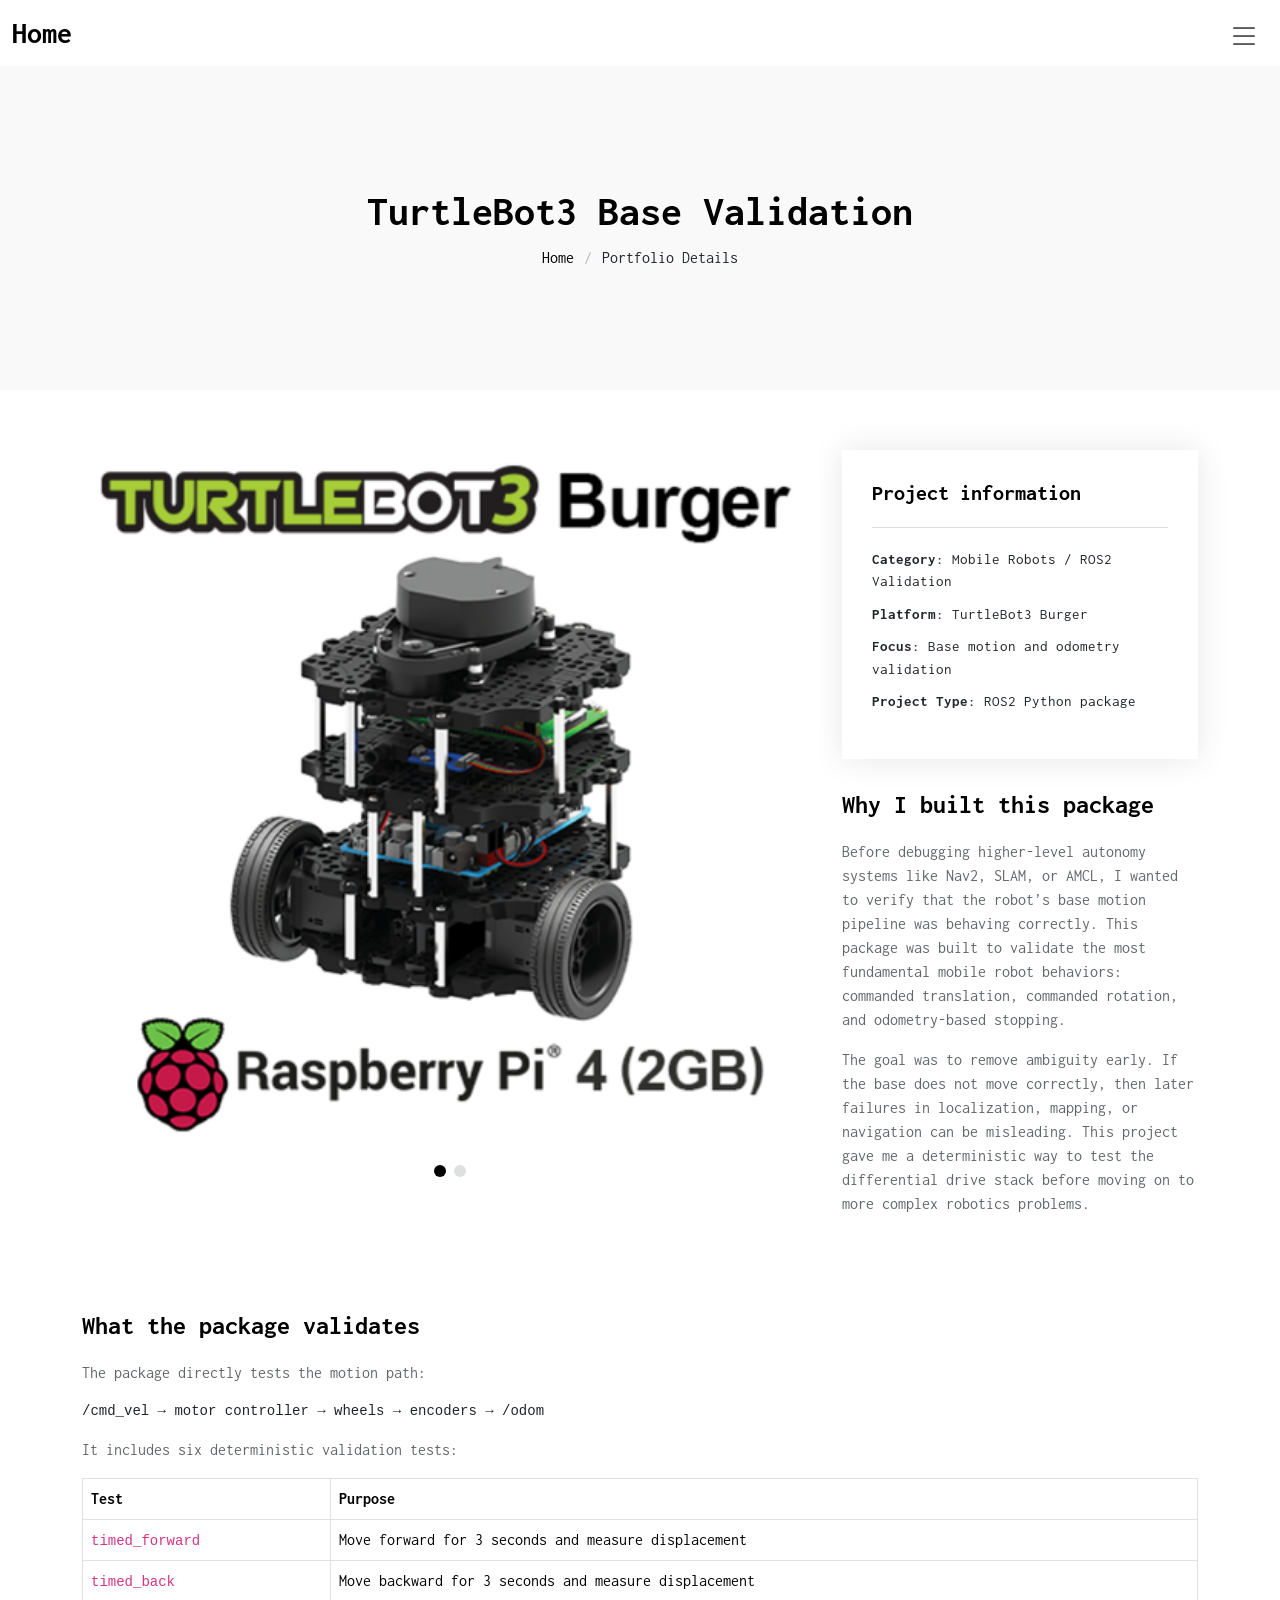
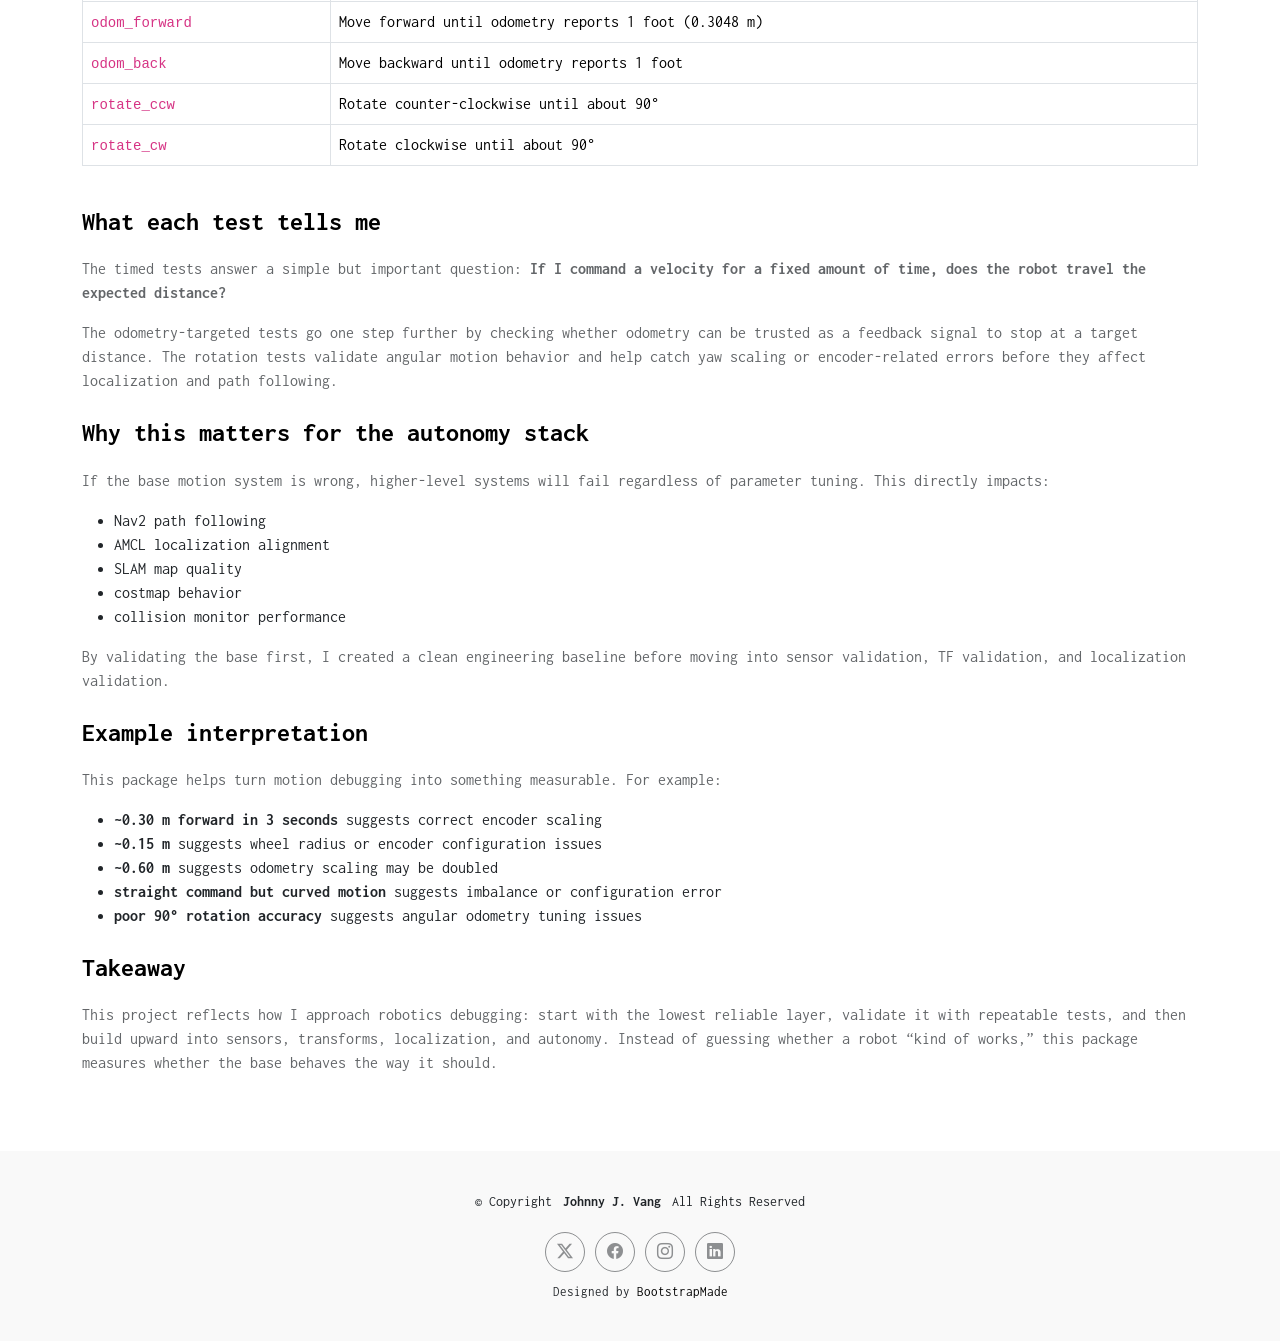
<file: portfolio-details-turtlebot3-base-validation.html>
<!DOCTYPE html>
<html lang="en">

<head>
  <meta charset="utf-8">
  <meta content="width=device-width, initial-scale=1.0" name="viewport">
  <title>TurtleBot3 Base Validation | Johnny J. Vang</title>
  <meta name="description" content="TurtleBot3 Base Validation project details by Johnny J. Vang.">
  <meta name="keywords" content="TurtleBot3, ROS2, base validation, odometry, mobile robots">

  <!-- Favicons -->
  <link href="assets/img/favicon.png" rel="icon">
  <link href="assets/img/apple-touch-icon.png" rel="apple-touch-icon">

  <!-- Fonts -->
  <link href="https://fonts.googleapis.com" rel="preconnect">
  <link href="https://fonts.gstatic.com" rel="preconnect" crossorigin>
  <link href="https://fonts.googleapis.com/css2?family=Inconsolata:wght@200;300;400;500;600;700;800;900&display=swap" rel="stylesheet">

  <!-- Vendor CSS Files -->
  <link href="assets/vendor/bootstrap/css/bootstrap.min.css" rel="stylesheet">
  <link href="assets/vendor/bootstrap-icons/bootstrap-icons.css" rel="stylesheet">
  <link href="assets/vendor/aos/aos.css" rel="stylesheet">
  <link href="assets/vendor/glightbox/css/glightbox.min.css" rel="stylesheet">
  <link href="assets/vendor/swiper/swiper-bundle.min.css" rel="stylesheet">

  <!-- Main CSS File -->
  <link href="assets/css/main.css" rel="stylesheet">
</head>

<body class="portfolio-details-page">

  <header id="header" class="header d-flex align-items-center sticky-top">
    <div class="container-fluid position-relative d-flex align-items-center justify-content-between">
      <a href="index.html" class="logo d-flex align-items-center">
        <h1 class="sitename">Home</h1>
      </a>

      <nav id="navmenu" class="navmenu">
        <ul>
          <li><a href="index.html">Home</a></li>
          <li><a href="about.html">About</a></li>
          <li><a href="contact.html">Contact</a></li>
        </ul>
        <i class="mobile-nav-toggle d-xl-none bi bi-list"></i>
      </nav>
    </div>
  </header>

  <main class="main">

    <!-- Page Title -->
    <div class="page-title light-background">
      <div class="container">
        <h1>TurtleBot3 Base Validation</h1>
        <nav class="breadcrumbs">
          <ol>
            <li><a href="index.html">Home</a></li>
            <li class="current">Portfolio Details</li>
          </ol>
        </nav>
      </div>
    </div><!-- End Page Title -->

    <!-- Portfolio Details Section -->
    <section id="portfolio-details" class="portfolio-details section">
      <div class="container" data-aos="fade-up" data-aos-delay="100">

        <div class="row gy-4">

          <div class="col-lg-8">
            <div class="portfolio-details-slider swiper init-swiper">

              <script type="application/json" class="swiper-config">
                {
                  "loop": true,
                  "speed": 600,
                  "autoplay": {
                    "delay": 5000
                  },
                  "slidesPerView": "auto",
                  "pagination": {
                    "el": ".swiper-pagination",
                    "type": "bullets",
                    "clickable": true
                  }
                }
              </script>

              <div class="swiper-wrapper align-items-center">

                <div class="swiper-slide">
                  <img src="assets/img/portfolio/turtlebot3.png" alt="TurtleBot3 Base Validation">
                </div>

                <div class="swiper-slide">
                  <img src="assets/img/portfolio/turtlebot3.png" alt="TurtleBot3 Motion Validation">
                </div>

              </div>
              <div class="swiper-pagination"></div>
            </div>
          </div>

          <div class="col-lg-4">
            <div class="portfolio-info" data-aos="fade-up" data-aos-delay="200">
              <h3>Project information</h3>
              <ul>
                <li><strong>Category</strong>: Mobile Robots / ROS2 Validation</li>
                <li><strong>Platform</strong>: TurtleBot3 Burger</li>
                <li><strong>Focus</strong>: Base motion and odometry validation</li>
                <li><strong>Project Type</strong>: ROS2 Python package</li>
              </ul>
            </div>

            <div class="portfolio-description" data-aos="fade-up" data-aos-delay="300">
              <h2>Why I built this package</h2>
              <p>
                Before debugging higher-level autonomy systems like Nav2, SLAM, or AMCL,
                I wanted to verify that the robot’s base motion pipeline was behaving correctly.
                This package was built to validate the most fundamental mobile robot behaviors:
                commanded translation, commanded rotation, and odometry-based stopping.
              </p>
              <p>
                The goal was to remove ambiguity early. If the base does not move correctly,
                then later failures in localization, mapping, or navigation can be misleading.
                This project gave me a deterministic way to test the differential drive stack
                before moving on to more complex robotics problems.
              </p>
            </div>
          </div>

        </div>

        <div class="row gy-4 mt-4">
          <div class="col-lg-12" data-aos="fade-up" data-aos-delay="350">
            <div class="portfolio-description">
              <h2>What the package validates</h2>
              <p>
                The package directly tests the motion path:
              </p>
              <pre><code>/cmd_vel → motor controller → wheels → encoders → /odom</code></pre>
              <p>
                It includes six deterministic validation tests:
              </p>

              <div class="table-responsive">
                <table class="table table-bordered align-middle">
                  <thead>
                    <tr>
                      <th>Test</th>
                      <th>Purpose</th>
                    </tr>
                  </thead>
                  <tbody>
                    <tr>
                      <td><code>timed_forward</code></td>
                      <td>Move forward for 3 seconds and measure displacement</td>
                    </tr>
                    <tr>
                      <td><code>timed_back</code></td>
                      <td>Move backward for 3 seconds and measure displacement</td>
                    </tr>
                    <tr>
                      <td><code>odom_forward</code></td>
                      <td>Move forward until odometry reports 1 foot (0.3048 m)</td>
                    </tr>
                    <tr>
                      <td><code>odom_back</code></td>
                      <td>Move backward until odometry reports 1 foot</td>
                    </tr>
                    <tr>
                      <td><code>rotate_ccw</code></td>
                      <td>Rotate counter-clockwise until about 90°</td>
                    </tr>
                    <tr>
                      <td><code>rotate_cw</code></td>
                      <td>Rotate clockwise until about 90°</td>
                    </tr>
                  </tbody>
                </table>
              </div>

              <h2 class="mt-4">What each test tells me</h2>
              <p>
                The timed tests answer a simple but important question:
                <strong>If I command a velocity for a fixed amount of time, does the robot
                travel the expected distance?</strong>
              </p>
              <p>
                The odometry-targeted tests go one step further by checking whether odometry
                can be trusted as a feedback signal to stop at a target distance.
                The rotation tests validate angular motion behavior and help catch yaw scaling
                or encoder-related errors before they affect localization and path following.
              </p>

              <h2 class="mt-4">Why this matters for the autonomy stack</h2>
              <p>
                If the base motion system is wrong, higher-level systems will fail regardless
                of parameter tuning. This directly impacts:
              </p>
              <ul>
                <li>Nav2 path following</li>
                <li>AMCL localization alignment</li>
                <li>SLAM map quality</li>
                <li>costmap behavior</li>
                <li>collision monitor performance</li>
              </ul>
              <p>
                By validating the base first, I created a clean engineering baseline before
                moving into sensor validation, TF validation, and localization validation.
              </p>

              <h2 class="mt-4">Example interpretation</h2>
              <p>
                This package helps turn motion debugging into something measurable.
                For example:
              </p>
              <ul>
                <li><strong>~0.30 m forward in 3 seconds</strong> suggests correct encoder scaling</li>
                <li><strong>~0.15 m</strong> suggests wheel radius or encoder configuration issues</li>
                <li><strong>~0.60 m</strong> suggests odometry scaling may be doubled</li>
                <li><strong>straight command but curved motion</strong> suggests imbalance or configuration error</li>
                <li><strong>poor 90° rotation accuracy</strong> suggests angular odometry tuning issues</li>
              </ul>

              <h2 class="mt-4">Takeaway</h2>
              <p>
                This project reflects how I approach robotics debugging: start with the lowest
                reliable layer, validate it with repeatable tests, and then build upward into
                sensors, transforms, localization, and autonomy. Instead of guessing whether a
                robot “kind of works,” this package measures whether the base behaves the way it should.
              </p>
            </div>
          </div>
        </div>

      </div>
    </section><!-- /Portfolio Details Section -->

  </main>

  <footer id="footer" class="footer light-background">
    <div class="container">
      <div class="copyright text-center">
        <p>© <span>Copyright</span> <strong class="px-1 sitename">Johnny J. Vang</strong> <span>All Rights Reserved</span></p>
      </div>
      <div class="social-links d-flex justify-content-center">
        <a href="#"><i class="bi bi-twitter-x"></i></a>
        <a href="#"><i class="bi bi-facebook"></i></a>
        <a href="#"><i class="bi bi-instagram"></i></a>
        <a href="#"><i class="bi bi-linkedin"></i></a>
      </div>
      <div class="credits">
        Designed by <a href="https://bootstrapmade.com/">BootstrapMade</a>
      </div>
    </div>
  </footer>

  <!-- Scroll Top -->
  <a href="#" id="scroll-top" class="scroll-top d-flex align-items-center justify-content-center">
    <i class="bi bi-arrow-up-short"></i>
  </a>

  <!-- Preloader -->
  <div id="preloader"></div>

  <!-- Vendor JS Files -->
  <script src="assets/vendor/bootstrap/js/bootstrap.bundle.min.js"></script>
  <script src="assets/vendor/php-email-form/validate.js"></script>
  <script src="assets/vendor/aos/aos.js"></script>
  <script src="assets/vendor/glightbox/js/glightbox.min.js"></script>
  <script src="assets/vendor/imagesloaded/imagesloaded.pkgd.min.js"></script>
  <script src="assets/vendor/isotope-layout/isotope.pkgd.min.js"></script>
  <script src="assets/vendor/swiper/swiper-bundle.min.js"></script>

  <!-- Main JS File -->
  <script src="assets/js/main.js"></script>

</body>

</html>
</file>
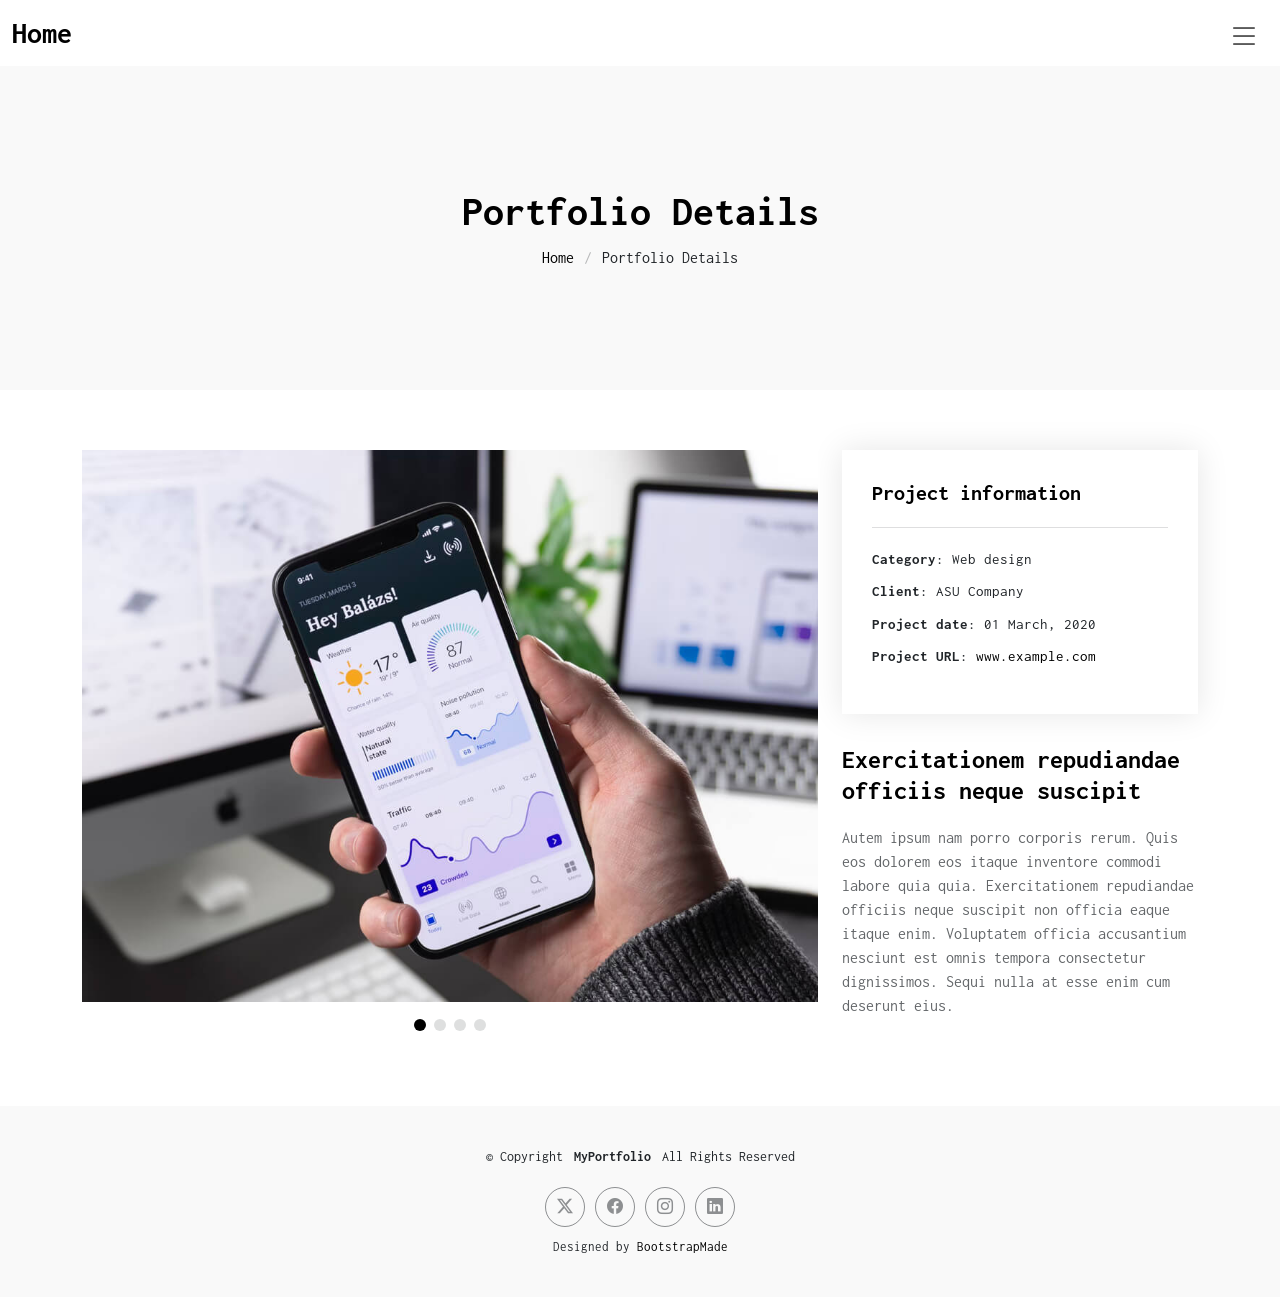
<file: portfolio-details.html>
<!DOCTYPE html>
<html lang="en">

<head>
  <meta charset="utf-8">
  <meta content="width=device-width, initial-scale=1.0" name="viewport">
  <title>Johnny J. Vang</title>
  <meta name="description" content="">
  <meta name="keywords" content="">

  <!-- Favicons -->
  <link href="assets/img/favicon.png" rel="icon">
  <link href="assets/img/apple-touch-icon.png" rel="apple-touch-icon">

  <!-- Fonts -->
  <link href="https://fonts.googleapis.com" rel="preconnect">
  <link href="https://fonts.gstatic.com" rel="preconnect" crossorigin>
  <link href="https://fonts.googleapis.com/css2?family=Inconsolata:wght@200;300;400;500;600;700;800;900&display=swap" rel="stylesheet">

  <!-- Vendor CSS Files -->
  <link href="assets/vendor/bootstrap/css/bootstrap.min.css" rel="stylesheet">
  <link href="assets/vendor/bootstrap-icons/bootstrap-icons.css" rel="stylesheet">
  <link href="assets/vendor/aos/aos.css" rel="stylesheet">
  <link href="assets/vendor/glightbox/css/glightbox.min.css" rel="stylesheet">
  <link href="assets/vendor/swiper/swiper-bundle.min.css" rel="stylesheet">

  <!-- Main CSS File -->
  <link href="assets/css/main.css" rel="stylesheet">

  <!-- =======================================================
  * Template Name: MyPortfolio
  * Template URL: https://bootstrapmade.com/myportfolio-bootstrap-portfolio-website-template/
  * Updated: Aug 08 2024 with Bootstrap v5.3.3
  * Author: BootstrapMade.com
  * License: https://bootstrapmade.com/license/
  ======================================================== -->
</head>

<body class="portfolio-details-page">

  <header id="header" class="header d-flex align-items-center sticky-top">
    <div class="container-fluid  position-relative d-flex align-items-center justify-content-between">

      <a href="index.html" class="logo d-flex align-items-center">
        <!-- Uncomment the line below if you also wish to use an image logo -->
        <!-- <img src="assets/img/logo.png" alt=""> -->
        <h1 class="sitename">Home</h1>
      </a>

      <nav id="navmenu" class="navmenu">
        <ul>
          <li><a href="index.html">Home</a></li>
          <li><a href="about.html">About</a></li>
          <li><a href="contact.html">Contact</a></li>
        </ul>
        <i class="mobile-nav-toggle d-xl-none bi bi-list"></i>
      </nav>

    </div>
  </header>

  <main class="main">

    <!-- Page Title -->
    <div class="page-title light-background">
      <div class="container">
        <h1>Portfolio Details</h1>
        <nav class="breadcrumbs">
          <ol>
            <li><a href="index.html">Home</a></li>
            <li class="current">Portfolio Details</li>
          </ol>
        </nav>
      </div>
    </div><!-- End Page Title -->

    <!-- Portfolio Details Section -->
    <section id="portfolio-details" class="portfolio-details section">

      <div class="container" data-aos="fade-up" data-aos-delay="100">

        <div class="row gy-4">

          <div class="col-lg-8">
            <div class="portfolio-details-slider swiper init-swiper">

              <script type="application/json" class="swiper-config">
                {
                  "loop": true,
                  "speed": 600,
                  "autoplay": {
                    "delay": 5000
                  },
                  "slidesPerView": "auto",
                  "pagination": {
                    "el": ".swiper-pagination",
                    "type": "bullets",
                    "clickable": true
                  }
                }
              </script>

              <div class="swiper-wrapper align-items-center">

                <div class="swiper-slide">
                  <img src="assets/img/portfolio/app-1.jpg" alt="">
                </div>

                <div class="swiper-slide">
                  <img src="assets/img/portfolio/product-1.jpg" alt="">
                </div>

                <div class="swiper-slide">
                  <img src="assets/img/portfolio/branding-1.jpg" alt="">
                </div>

                <div class="swiper-slide">
                  <img src="assets/img/portfolio/books-1.jpg" alt="">
                </div>

              </div>
              <div class="swiper-pagination"></div>
            </div>
          </div>

          <div class="col-lg-4">
            <div class="portfolio-info" data-aos="fade-up" data-aos-delay="200">
              <h3>Project information</h3>
              <ul>
                <li><strong>Category</strong>: Web design</li>
                <li><strong>Client</strong>: ASU Company</li>
                <li><strong>Project date</strong>: 01 March, 2020</li>
                <li><strong>Project URL</strong>: <a href="#">www.example.com</a></li>
              </ul>
            </div>
            <div class="portfolio-description" data-aos="fade-up" data-aos-delay="300">
              <h2>Exercitationem repudiandae officiis neque suscipit</h2>
              <p>
                Autem ipsum nam porro corporis rerum. Quis eos dolorem eos itaque inventore commodi labore quia quia. Exercitationem repudiandae officiis neque suscipit non officia eaque itaque enim. Voluptatem officia accusantium nesciunt est omnis tempora consectetur dignissimos. Sequi nulla at esse enim cum deserunt eius.
              </p>
            </div>
          </div>

        </div>

      </div>

    </section><!-- /Portfolio Details Section -->

  </main>

  <footer id="footer" class="footer light-background">

    <div class="container">
      <div class="copyright text-center ">
        <p>© <span>Copyright</span> <strong class="px-1 sitename">MyPortfolio</strong> <span>All Rights Reserved</span></p>
      </div>
      <div class="social-links d-flex justify-content-center">
        <a href=""><i class="bi bi-twitter-x"></i></a>
        <a href=""><i class="bi bi-facebook"></i></a>
        <a href=""><i class="bi bi-instagram"></i></a>
        <a href=""><i class="bi bi-linkedin"></i></a>
      </div>
      <div class="credits">
        <!-- All the links in the footer should remain intact. -->
        <!-- You can delete the links only if you've purchased the pro version. -->
        <!-- Licensing information: https://bootstrapmade.com/license/ -->
        <!-- Purchase the pro version with working PHP/AJAX contact form: [buy-url] -->
        Designed by <a href="https://bootstrapmade.com/">BootstrapMade</a>
      </div>
    </div>

  </footer>

  <!-- Scroll Top -->
  <a href="#" id="scroll-top" class="scroll-top d-flex align-items-center justify-content-center"><i class="bi bi-arrow-up-short"></i></a>

  <!-- Preloader -->
  <div id="preloader"></div>

  <!-- Vendor JS Files -->
  <script src="assets/vendor/bootstrap/js/bootstrap.bundle.min.js"></script>
  <script src="assets/vendor/php-email-form/validate.js"></script>
  <script src="assets/vendor/aos/aos.js"></script>
  <script src="assets/vendor/glightbox/js/glightbox.min.js"></script>
  <script src="assets/vendor/imagesloaded/imagesloaded.pkgd.min.js"></script>
  <script src="assets/vendor/isotope-layout/isotope.pkgd.min.js"></script>
  <script src="assets/vendor/swiper/swiper-bundle.min.js"></script>

  <!-- Main JS File -->
  <script src="assets/js/main.js"></script>

</body>

</html>
</file>
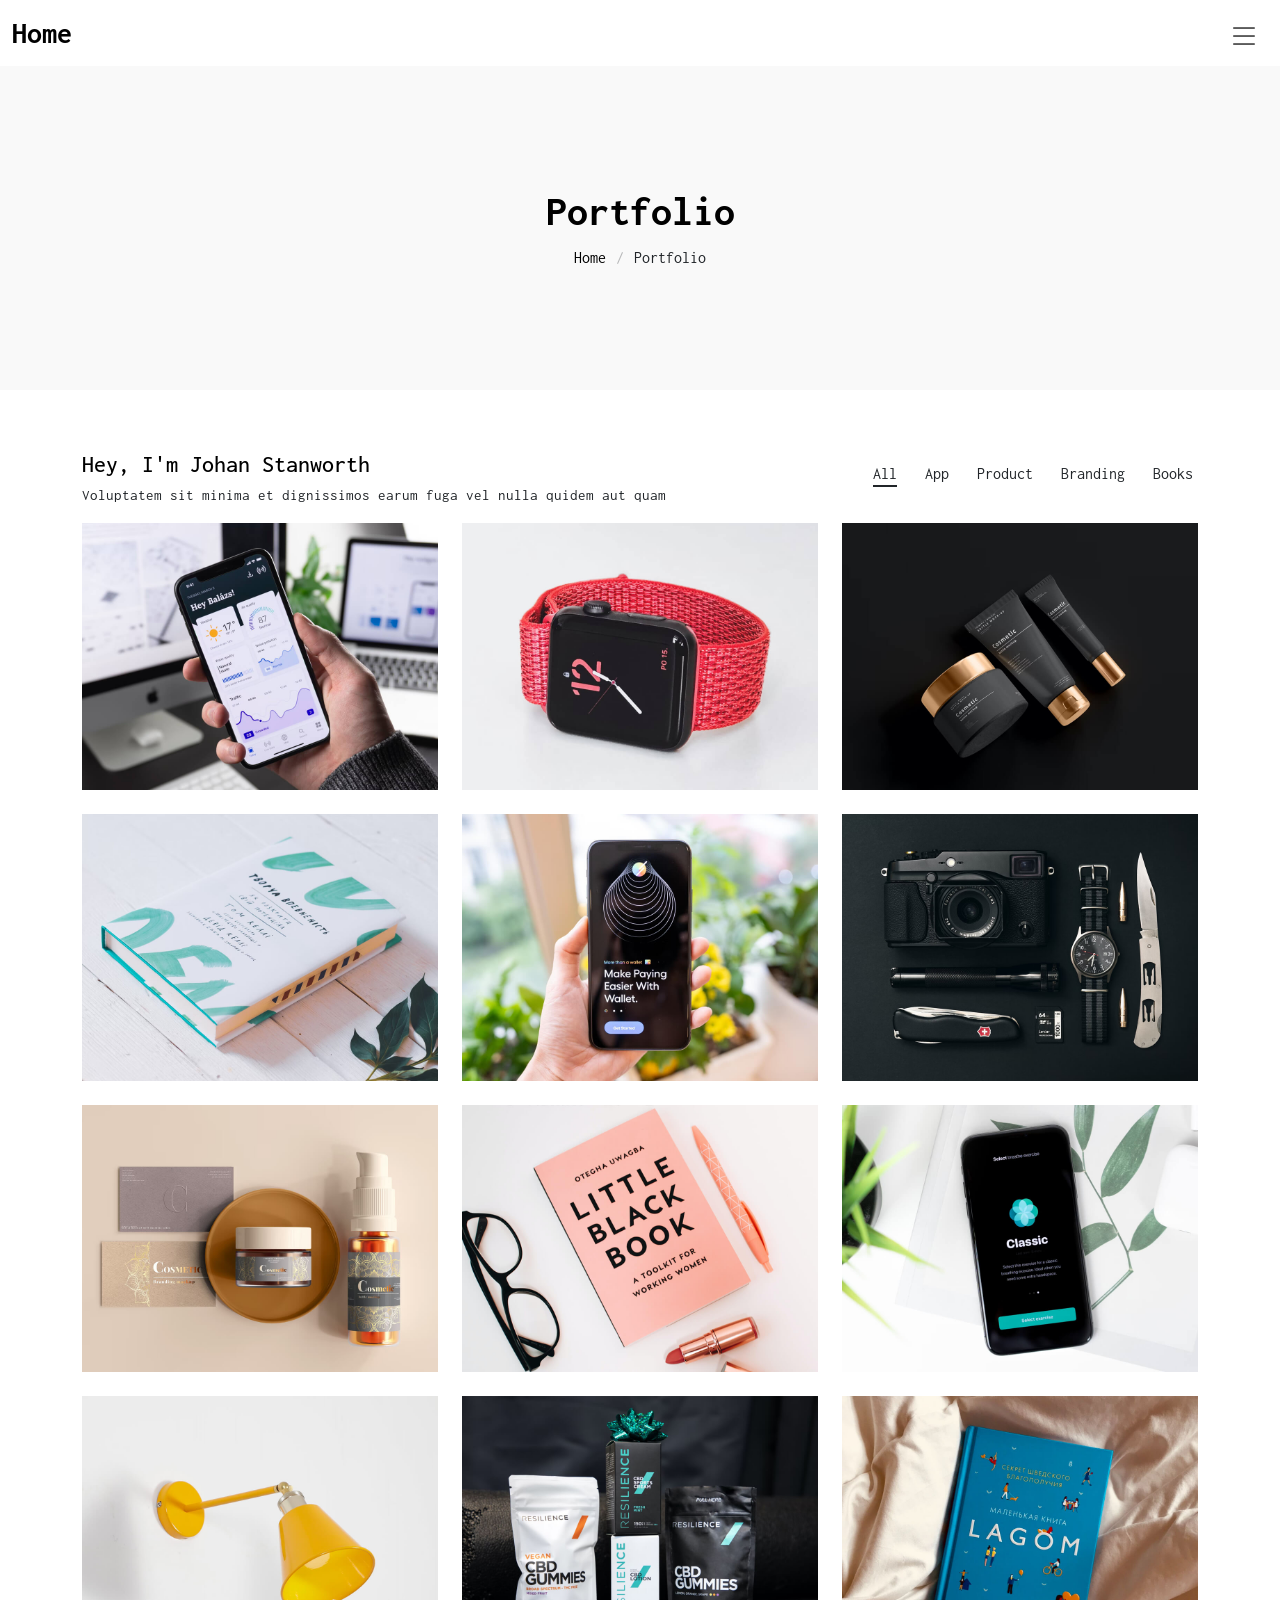
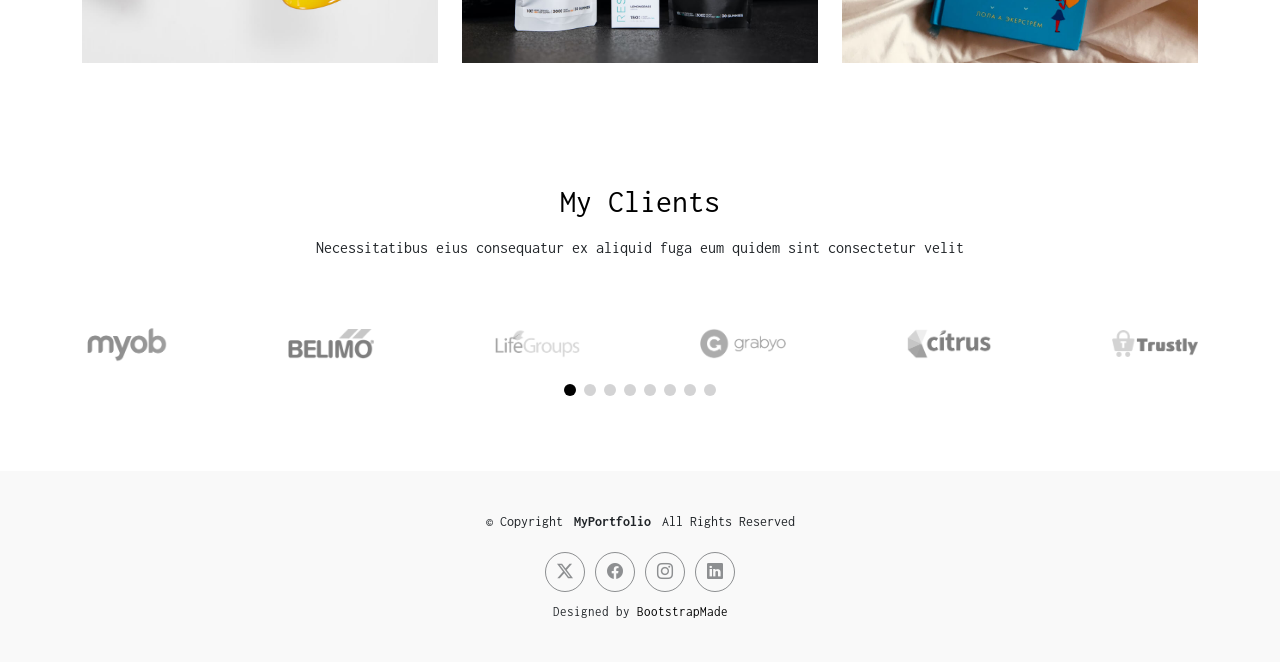
<file: portfolio.html>
<!DOCTYPE html>
<html lang="en">

<head>
  <meta charset="utf-8">
  <meta content="width=device-width, initial-scale=1.0" name="viewport">
  <title>Johnny J. Vang</title>
  <meta name="description" content="">
  <meta name="keywords" content="">

  <!-- Favicons -->
  <link href="assets/img/favicon.png" rel="icon">
  <link href="assets/img/apple-touch-icon.png" rel="apple-touch-icon">

  <!-- Fonts -->
  <link href="https://fonts.googleapis.com" rel="preconnect">
  <link href="https://fonts.gstatic.com" rel="preconnect" crossorigin>
  <link href="https://fonts.googleapis.com/css2?family=Inconsolata:wght@200;300;400;500;600;700;800;900&display=swap" rel="stylesheet">

  <!-- Vendor CSS Files -->
  <link href="assets/vendor/bootstrap/css/bootstrap.min.css" rel="stylesheet">
  <link href="assets/vendor/bootstrap-icons/bootstrap-icons.css" rel="stylesheet">
  <link href="assets/vendor/aos/aos.css" rel="stylesheet">
  <link href="assets/vendor/glightbox/css/glightbox.min.css" rel="stylesheet">
  <link href="assets/vendor/swiper/swiper-bundle.min.css" rel="stylesheet">

  <!-- Main CSS File -->
  <link href="assets/css/main.css" rel="stylesheet">

  <!-- =======================================================
  * Template Name: MyPortfolio
  * Template URL: https://bootstrapmade.com/myportfolio-bootstrap-portfolio-website-template/
  * Updated: Aug 08 2024 with Bootstrap v5.3.3
  * Author: BootstrapMade.com
  * License: https://bootstrapmade.com/license/
  ======================================================== -->
</head>

<body class="portfolio-page">

  <header id="header" class="header d-flex align-items-center sticky-top">
    <div class="container-fluid  position-relative d-flex align-items-center justify-content-between">

      <a href="index.html" class="logo d-flex align-items-center">
        <!-- Uncomment the line below if you also wish to use an image logo -->
        <!-- <img src="assets/img/logo.png" alt=""> -->
        <h1 class="sitename">Home</h1>
      </a>

      <nav id="navmenu" class="navmenu">
        <ul>
          <li><a href="index.html">Home</a></li>
          <li><a href="about.html">About</a></li>
          <li><a href="services.html">Services</a></li>
          <li><a href="portfolio.html" class="active">Portfolio</a></li>
          <li class="dropdown"><a href="#"><span>Dropdown</span> <i class="bi bi-chevron-down toggle-dropdown"></i></a>
            <ul>
              <li><a href="#">Dropdown 1</a></li>
              <li class="dropdown"><a href="#"><span>Deep Dropdown</span> <i class="bi bi-chevron-down toggle-dropdown"></i></a>
                <ul>
                  <li><a href="#">Deep Dropdown 1</a></li>
                  <li><a href="#">Deep Dropdown 2</a></li>
                  <li><a href="#">Deep Dropdown 3</a></li>
                  <li><a href="#">Deep Dropdown 4</a></li>
                  <li><a href="#">Deep Dropdown 5</a></li>
                </ul>
              </li>
              <li><a href="#">Dropdown 2</a></li>
              <li><a href="#">Dropdown 3</a></li>
              <li><a href="#">Dropdown 4</a></li>
            </ul>
          </li>
          <li><a href="contact.html">Contact</a></li>
        </ul>
        <i class="mobile-nav-toggle d-xl-none bi bi-list"></i>
      </nav>

    </div>
  </header>

  <main class="main">

    <!-- Page Title -->
    <div class="page-title light-background">
      <div class="container">
        <h1>Portfolio</h1>
        <nav class="breadcrumbs">
          <ol>
            <li><a href="index.html">Home</a></li>
            <li class="current">Portfolio</li>
          </ol>
        </nav>
      </div>
    </div><!-- End Page Title -->

    <!-- Portfolio Section -->
    <section id="portfolio" class="portfolio section">

      <div class="container">

        <div class="isotope-layout" data-default-filter="*" data-layout="masonry" data-sort="original-order">

          <div class="row align-items-center">
            <div class="col-lg-7 portfolio-info">
              <h3>Hey, I'm Johan Stanworth</h3>
              <p>Voluptatem sit minima et dignissimos earum fuga vel nulla quidem aut quam</p>
            </div>
            <div class="col-lg-5 text-center text-lg-end">
              <ul class="portfolio-filters isotope-filters" data-aos="fade-up" data-aos-delay="100">
                <li data-filter="*" class="filter-active">All</li>
                <li data-filter=".filter-app">App</li>
                <li data-filter=".filter-product">Product</li>
                <li data-filter=".filter-branding">Branding</li>
                <li data-filter=".filter-books">Books</li>
              </ul><!-- End Portfolio Filters -->
            </div>
          </div>

          <div class="row gy-4 isotope-container" data-aos="fade-up" data-aos-delay="200" style="position: relative; height: 1344px;">

            <div class="col-lg-4 col-md-6 portfolio-item isotope-item filter-app" style="position: absolute; left: 0px; top: 0px;">
              <div class="portfolio-content h-100">
                <img src="assets/img/portfolio/app-1.jpg" class="img-fluid" alt="">
                <div class="portfolio-info">
                  <h4>App 1</h4>
                  <p>Lorem ipsum</p>
                  <div>
                    <a href="assets/img/portfolio/app-1.jpg" title="App 1" data-gallery="portfolio-gallery-app" class="glightbox preview-link"><i class="bi bi-zoom-in"></i></a>
                    <a href="portfolio-details.html" title="More Details" class="details-link"><i class="bi bi-link-45deg"></i></a>
                  </div>
                </div>
              </div>
            </div><!-- End Portfolio Item -->

            <div class="col-lg-4 col-md-6 portfolio-item isotope-item filter-product" style="position: absolute; left: 440px; top: 0px;">
              <div class="portfolio-content h-100">
                <img src="assets/img/portfolio/product-1.jpg" class="img-fluid" alt="">
                <div class="portfolio-info">
                  <h4>Product 1</h4>
                  <p>Lorem ipsum</p>
                  <div>
                    <a href="assets/img/portfolio/product-1.jpg" title="Product 1" data-gallery="portfolio-gallery-product" class="glightbox preview-link"><i class="bi bi-zoom-in"></i></a>
                    <a href="portfolio-details.html" title="More Details" class="details-link"><i class="bi bi-link-45deg"></i></a>
                  </div>
                </div>
              </div>
            </div><!-- End Portfolio Item -->

            <div class="col-lg-4 col-md-6 portfolio-item isotope-item filter-branding" style="position: absolute; left: 880px; top: 0px;">
              <div class="portfolio-content h-100">
                <img src="assets/img/portfolio/branding-1.jpg" class="img-fluid" alt="">
                <div class="portfolio-info">
                  <h4>Branding 1</h4>
                  <p>Lorem ipsum</p>
                  <div>
                    <a href="assets/img/portfolio/branding-1.jpg" title="Branding 1" data-gallery="portfolio-gallery-branding" class="glightbox preview-link"><i class="bi bi-zoom-in"></i></a>
                    <a href="portfolio-details.html" title="More Details" class="details-link"><i class="bi bi-link-45deg"></i></a>
                  </div>
                </div>
              </div>
            </div><!-- End Portfolio Item -->

            <div class="col-lg-4 col-md-6 portfolio-item isotope-item filter-books" style="position: absolute; left: 0px; top: 336px;">
              <div class="portfolio-content h-100">
                <img src="assets/img/portfolio/books-1.jpg" class="img-fluid" alt="">
                <div class="portfolio-info">
                  <h4>Books 1</h4>
                  <p>Lorem ipsum</p>
                  <div>
                    <a href="assets/img/portfolio/books-1.jpg" title="Branding 1" data-gallery="portfolio-gallery-book" class="glightbox preview-link"><i class="bi bi-zoom-in"></i></a>
                    <a href="portfolio-details.html" title="More Details" class="details-link"><i class="bi bi-link-45deg"></i></a>
                  </div>
                </div>
              </div>
            </div><!-- End Portfolio Item -->

            <div class="col-lg-4 col-md-6 portfolio-item isotope-item filter-app" style="position: absolute; left: 440px; top: 336px;">
              <div class="portfolio-content h-100">
                <img src="assets/img/portfolio/app-2.jpg" class="img-fluid" alt="">
                <div class="portfolio-info">
                  <h4>App 2</h4>
                  <p>Lorem ipsum</p>
                  <div>
                    <a href="assets/img/portfolio/app-2.jpg" title="App 2" data-gallery="portfolio-gallery-app" class="glightbox preview-link"><i class="bi bi-zoom-in"></i></a>
                    <a href="portfolio-details.html" title="More Details" class="details-link"><i class="bi bi-link-45deg"></i></a>
                  </div>
                </div>
              </div>
            </div><!-- End Portfolio Item -->

            <div class="col-lg-4 col-md-6 portfolio-item isotope-item filter-product" style="position: absolute; left: 880px; top: 336px;">
              <div class="portfolio-content h-100">
                <img src="assets/img/portfolio/product-2.jpg" class="img-fluid" alt="">
                <div class="portfolio-info">
                  <h4>Product 2</h4>
                  <p>Lorem ipsum</p>
                  <div>
                    <a href="assets/img/portfolio/product-2.jpg" title="Product 2" data-gallery="portfolio-gallery-product" class="glightbox preview-link"><i class="bi bi-zoom-in"></i></a>
                    <a href="portfolio-details.html" title="More Details" class="details-link"><i class="bi bi-link-45deg"></i></a>
                  </div>
                </div>
              </div>
            </div><!-- End Portfolio Item -->

            <div class="col-lg-4 col-md-6 portfolio-item isotope-item filter-branding" style="position: absolute; left: 0px; top: 672px;">
              <div class="portfolio-content h-100">
                <img src="assets/img/portfolio/branding-2.jpg" class="img-fluid" alt="">
                <div class="portfolio-info">
                  <h4>Branding 2</h4>
                  <p>Lorem ipsum</p>
                  <div>
                    <a href="assets/img/portfolio/branding-2.jpg" title="Branding 2" data-gallery="portfolio-gallery-branding" class="glightbox preview-link"><i class="bi bi-zoom-in"></i></a>
                    <a href="portfolio-details.html" title="More Details" class="details-link"><i class="bi bi-link-45deg"></i></a>
                  </div>
                </div>
              </div>
            </div><!-- End Portfolio Item -->

            <div class="col-lg-4 col-md-6 portfolio-item isotope-item filter-books" style="position: absolute; left: 440px; top: 672px;">
              <div class="portfolio-content h-100">
                <img src="assets/img/portfolio/books-2.jpg" class="img-fluid" alt="">
                <div class="portfolio-info">
                  <h4>Books 2</h4>
                  <p>Lorem ipsum</p>
                  <div>
                    <a href="assets/img/portfolio/books-2.jpg" title="Branding 2" data-gallery="portfolio-gallery-book" class="glightbox preview-link"><i class="bi bi-zoom-in"></i></a>
                    <a href="portfolio-details.html" title="More Details" class="details-link"><i class="bi bi-link-45deg"></i></a>
                  </div>
                </div>
              </div>
            </div><!-- End Portfolio Item -->

            <div class="col-lg-4 col-md-6 portfolio-item isotope-item filter-app" style="position: absolute; left: 880px; top: 672px;">
              <div class="portfolio-content h-100">
                <img src="assets/img/portfolio/app-3.jpg" class="img-fluid" alt="">
                <div class="portfolio-info">
                  <h4>App 3</h4>
                  <p>Lorem ipsum</p>
                  <div>
                    <a href="assets/img/portfolio/app-3.jpg" title="App 3" data-gallery="portfolio-gallery-app" class="glightbox preview-link"><i class="bi bi-zoom-in"></i></a>
                    <a href="portfolio-details.html" title="More Details" class="details-link"><i class="bi bi-link-45deg"></i></a>
                  </div>
                </div>
              </div>
            </div><!-- End Portfolio Item -->

            <div class="col-lg-4 col-md-6 portfolio-item isotope-item filter-product" style="position: absolute; left: 0px; top: 1008px;">
              <div class="portfolio-content h-100">
                <img src="assets/img/portfolio/product-3.jpg" class="img-fluid" alt="">
                <div class="portfolio-info">
                  <h4>Product 3</h4>
                  <p>Lorem ipsum</p>
                  <div>
                    <a href="assets/img/portfolio/product-3.jpg" title="Product 3" data-gallery="portfolio-gallery-product" class="glightbox preview-link"><i class="bi bi-zoom-in"></i></a>
                    <a href="portfolio-details.html" title="More Details" class="details-link"><i class="bi bi-link-45deg"></i></a>
                  </div>
                </div>
              </div>
            </div><!-- End Portfolio Item -->

            <div class="col-lg-4 col-md-6 portfolio-item isotope-item filter-branding" style="position: absolute; left: 440px; top: 1008px;">
              <div class="portfolio-content h-100">
                <img src="assets/img/portfolio/branding-3.jpg" class="img-fluid" alt="">
                <div class="portfolio-info">
                  <h4>Branding 3</h4>
                  <p>Lorem ipsum</p>
                  <div>
                    <a href="assets/img/portfolio/branding-3.jpg" title="Branding 2" data-gallery="portfolio-gallery-branding" class="glightbox preview-link"><i class="bi bi-zoom-in"></i></a>
                    <a href="portfolio-details.html" title="More Details" class="details-link"><i class="bi bi-link-45deg"></i></a>
                  </div>
                </div>
              </div>
            </div><!-- End Portfolio Item -->

            <div class="col-lg-4 col-md-6 portfolio-item isotope-item filter-books" style="position: absolute; left: 880px; top: 1008px;">
              <div class="portfolio-content h-100">
                <img src="assets/img/portfolio/books-3.jpg" class="img-fluid" alt="">
                <div class="portfolio-info">
                  <h4>Books 3</h4>
                  <p>Lorem ipsum</p>
                  <div>
                    <a href="assets/img/portfolio/books-3.jpg" title="Branding 3" data-gallery="portfolio-gallery-book" class="glightbox preview-link"><i class="bi bi-zoom-in"></i></a>
                    <a href="portfolio-details.html" title="More Details" class="details-link"><i class="bi bi-link-45deg"></i></a>
                  </div>
                </div>
              </div>
            </div><!-- End Portfolio Item -->

          </div><!-- End Portfolio Container -->

        </div>

      </div>

    </section><!-- /Portfolio Section -->

    <!-- Clients Section -->
    <section id="clients" class="clients section">

      <!-- Section Title -->
      <div class="container section-title" data-aos="fade-up">
        <h2>My Clients</h2>
        <p>Necessitatibus eius consequatur ex aliquid fuga eum quidem sint consectetur velit</p>
      </div><!-- End Section Title -->

      <div class="container" data-aos="fade-up" data-aos-delay="100">

        <div class="swiper init-swiper">
          <script type="application/json" class="swiper-config">
            {
              "loop": true,
              "speed": 600,
              "autoplay": {
                "delay": 5000
              },
              "slidesPerView": "auto",
              "pagination": {
                "el": ".swiper-pagination",
                "type": "bullets",
                "clickable": true
              },
              "breakpoints": {
                "320": {
                  "slidesPerView": 2,
                  "spaceBetween": 40
                },
                "480": {
                  "slidesPerView": 3,
                  "spaceBetween": 60
                },
                "640": {
                  "slidesPerView": 4,
                  "spaceBetween": 80
                },
                "992": {
                  "slidesPerView": 6,
                  "spaceBetween": 120
                }
              }
            }
          </script>
          <div class="swiper-wrapper align-items-center">
            <div class="swiper-slide"><img src="assets/img/clients/client-1.png" class="img-fluid" alt=""></div>
            <div class="swiper-slide"><img src="assets/img/clients/client-2.png" class="img-fluid" alt=""></div>
            <div class="swiper-slide"><img src="assets/img/clients/client-3.png" class="img-fluid" alt=""></div>
            <div class="swiper-slide"><img src="assets/img/clients/client-4.png" class="img-fluid" alt=""></div>
            <div class="swiper-slide"><img src="assets/img/clients/client-5.png" class="img-fluid" alt=""></div>
            <div class="swiper-slide"><img src="assets/img/clients/client-6.png" class="img-fluid" alt=""></div>
            <div class="swiper-slide"><img src="assets/img/clients/client-7.png" class="img-fluid" alt=""></div>
            <div class="swiper-slide"><img src="assets/img/clients/client-8.png" class="img-fluid" alt=""></div>
          </div>
          <div class="swiper-pagination"></div>
        </div>

      </div>

    </section><!-- /Clients Section -->

  </main>

  <footer id="footer" class="footer light-background">

    <div class="container">
      <div class="copyright text-center ">
        <p>© <span>Copyright</span> <strong class="px-1 sitename">MyPortfolio</strong> <span>All Rights Reserved</span></p>
      </div>
      <div class="social-links d-flex justify-content-center">
        <a href=""><i class="bi bi-twitter-x"></i></a>
        <a href=""><i class="bi bi-facebook"></i></a>
        <a href=""><i class="bi bi-instagram"></i></a>
        <a href=""><i class="bi bi-linkedin"></i></a>
      </div>
      <div class="credits">
        <!-- All the links in the footer should remain intact. -->
        <!-- You can delete the links only if you've purchased the pro version. -->
        <!-- Licensing information: https://bootstrapmade.com/license/ -->
        <!-- Purchase the pro version with working PHP/AJAX contact form: [buy-url] -->
        Designed by <a href="https://bootstrapmade.com/">BootstrapMade</a>
      </div>
    </div>

  </footer>

  <!-- Scroll Top -->
  <a href="#" id="scroll-top" class="scroll-top d-flex align-items-center justify-content-center"><i class="bi bi-arrow-up-short"></i></a>

  <!-- Preloader -->
  <div id="preloader"></div>

  <!-- Vendor JS Files -->
  <script src="assets/vendor/bootstrap/js/bootstrap.bundle.min.js"></script>
  <script src="assets/vendor/php-email-form/validate.js"></script>
  <script src="assets/vendor/aos/aos.js"></script>
  <script src="assets/vendor/glightbox/js/glightbox.min.js"></script>
  <script src="assets/vendor/imagesloaded/imagesloaded.pkgd.min.js"></script>
  <script src="assets/vendor/isotope-layout/isotope.pkgd.min.js"></script>
  <script src="assets/vendor/swiper/swiper-bundle.min.js"></script>

  <!-- Main JS File -->
  <script src="assets/js/main.js"></script>

</body>

</html>
</file>
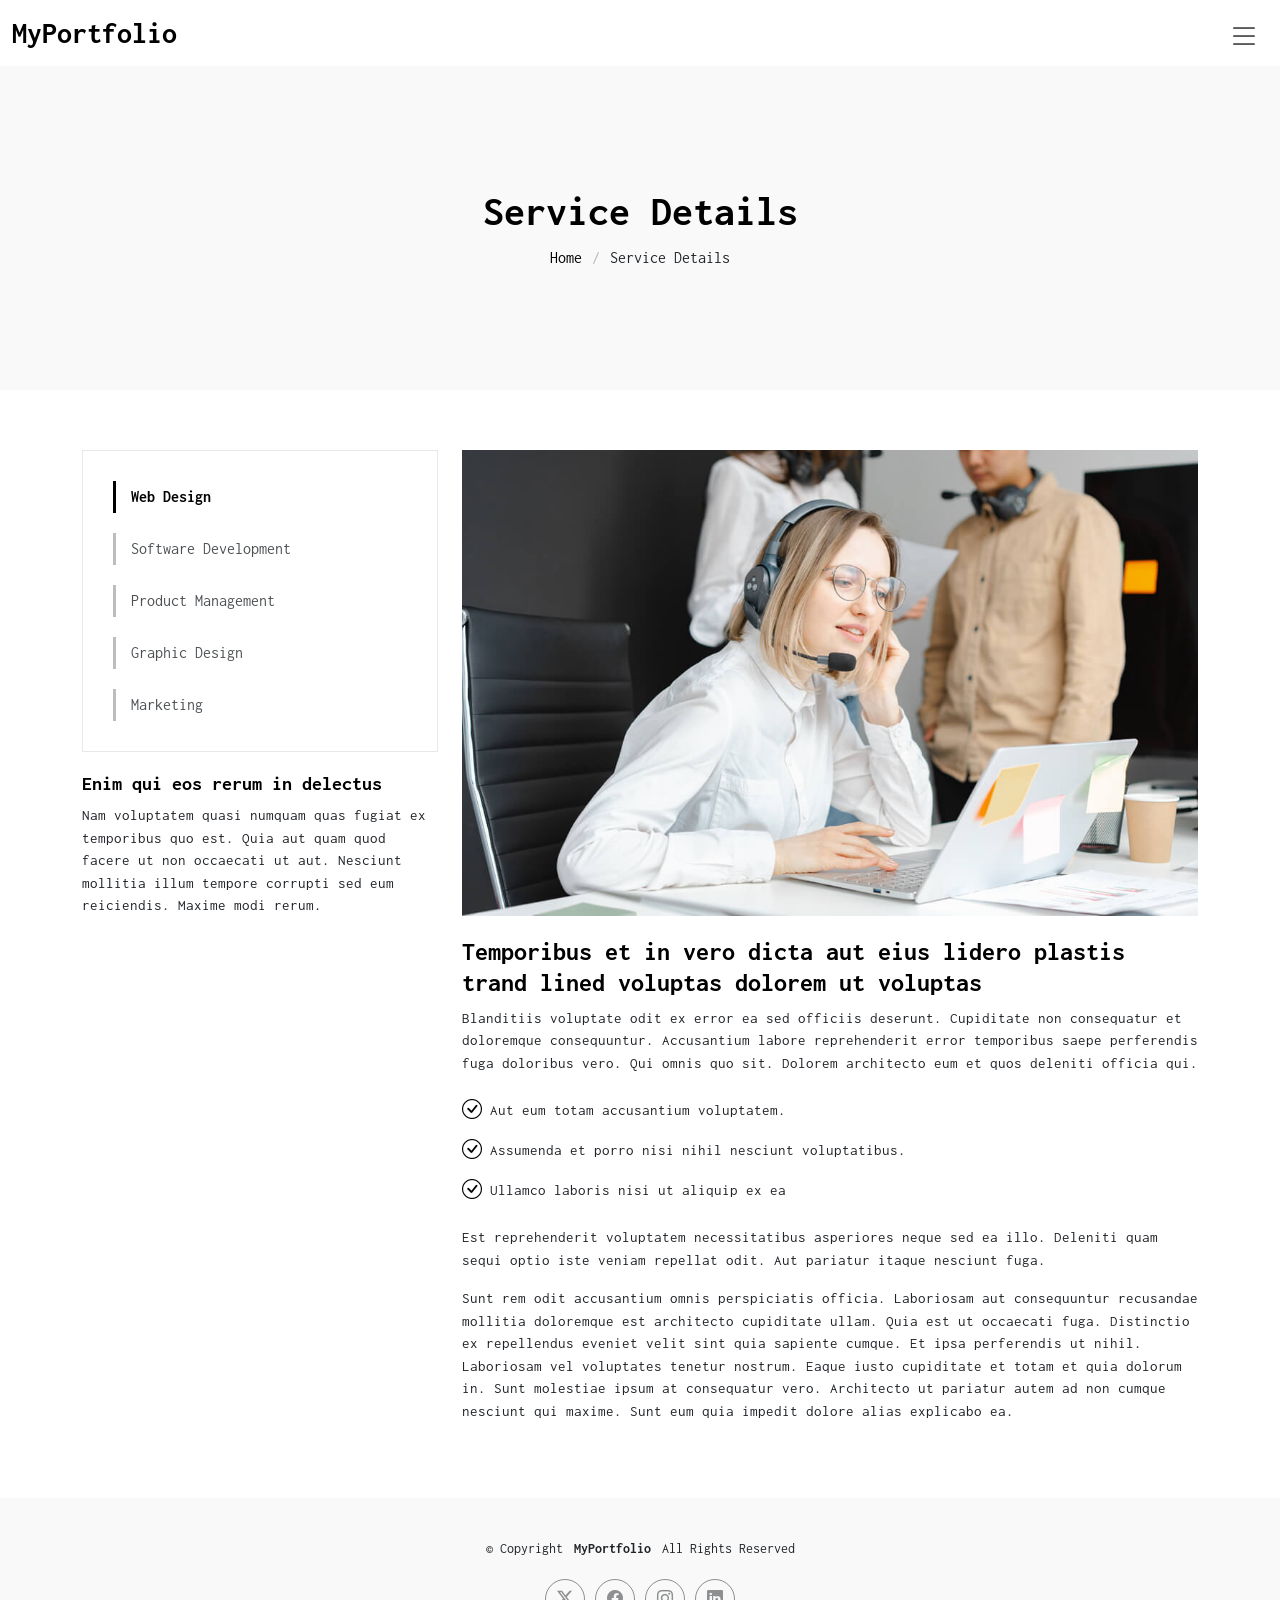
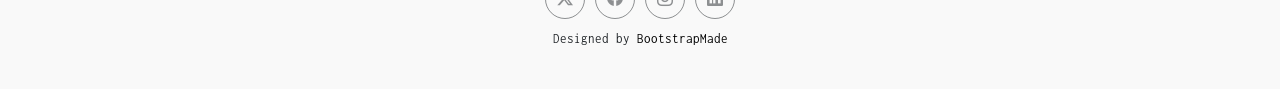
<file: service-details.html>
<!DOCTYPE html>
<html lang="en">

<head>
  <meta charset="utf-8">
  <meta content="width=device-width, initial-scale=1.0" name="viewport">
  <title>Service Details - MyPortfolio Bootstrap Template</title>
  <meta name="description" content="">
  <meta name="keywords" content="">

  <!-- Favicons -->
  <link href="assets/img/favicon.png" rel="icon">
  <link href="assets/img/apple-touch-icon.png" rel="apple-touch-icon">

  <!-- Fonts -->
  <link href="https://fonts.googleapis.com" rel="preconnect">
  <link href="https://fonts.gstatic.com" rel="preconnect" crossorigin>
  <link href="https://fonts.googleapis.com/css2?family=Inconsolata:wght@200;300;400;500;600;700;800;900&display=swap" rel="stylesheet">

  <!-- Vendor CSS Files -->
  <link href="assets/vendor/bootstrap/css/bootstrap.min.css" rel="stylesheet">
  <link href="assets/vendor/bootstrap-icons/bootstrap-icons.css" rel="stylesheet">
  <link href="assets/vendor/aos/aos.css" rel="stylesheet">
  <link href="assets/vendor/glightbox/css/glightbox.min.css" rel="stylesheet">
  <link href="assets/vendor/swiper/swiper-bundle.min.css" rel="stylesheet">

  <!-- Main CSS File -->
  <link href="assets/css/main.css" rel="stylesheet">

  <!-- =======================================================
  * Template Name: MyPortfolio
  * Template URL: https://bootstrapmade.com/myportfolio-bootstrap-portfolio-website-template/
  * Updated: Aug 08 2024 with Bootstrap v5.3.3
  * Author: BootstrapMade.com
  * License: https://bootstrapmade.com/license/
  ======================================================== -->
</head>

<body class="service-details-page">

  <header id="header" class="header d-flex align-items-center sticky-top">
    <div class="container-fluid  position-relative d-flex align-items-center justify-content-between">

      <a href="index.html" class="logo d-flex align-items-center">
        <!-- Uncomment the line below if you also wish to use an image logo -->
        <!-- <img src="assets/img/logo.png" alt=""> -->
        <h1 class="sitename">MyPortfolio</h1>
      </a>

      <nav id="navmenu" class="navmenu">
        <ul>
          <li><a href="index.html">Home</a></li>
          <li><a href="about.html">About</a></li>
          <li><a href="services.html">Services</a></li>
          <li><a href="portfolio.html">Portfolio</a></li>
          <li class="dropdown"><a href="#"><span>Dropdown</span> <i class="bi bi-chevron-down toggle-dropdown"></i></a>
            <ul>
              <li><a href="#">Dropdown 1</a></li>
              <li class="dropdown"><a href="#"><span>Deep Dropdown</span> <i class="bi bi-chevron-down toggle-dropdown"></i></a>
                <ul>
                  <li><a href="#">Deep Dropdown 1</a></li>
                  <li><a href="#">Deep Dropdown 2</a></li>
                  <li><a href="#">Deep Dropdown 3</a></li>
                  <li><a href="#">Deep Dropdown 4</a></li>
                  <li><a href="#">Deep Dropdown 5</a></li>
                </ul>
              </li>
              <li><a href="#">Dropdown 2</a></li>
              <li><a href="#">Dropdown 3</a></li>
              <li><a href="#">Dropdown 4</a></li>
            </ul>
          </li>
          <li><a href="contact.html">Contact</a></li>
        </ul>
        <i class="mobile-nav-toggle d-xl-none bi bi-list"></i>
      </nav>

    </div>
  </header>

  <main class="main">

    <!-- Page Title -->
    <div class="page-title light-background">
      <div class="container">
        <h1>Service Details</h1>
        <nav class="breadcrumbs">
          <ol>
            <li><a href="index.html">Home</a></li>
            <li class="current">Service Details</li>
          </ol>
        </nav>
      </div>
    </div><!-- End Page Title -->

    <!-- Service Details Section -->
    <section id="service-details" class="service-details section">

      <div class="container">

        <div class="row gy-4">

          <div class="col-lg-4" data-aos="fade-up" data-aos-delay="100">
            <div class="services-list">
              <a href="#" class="active">Web Design</a>
              <a href="#">Software Development</a>
              <a href="#">Product Management</a>
              <a href="#">Graphic Design</a>
              <a href="#">Marketing</a>
            </div>

            <h4>Enim qui eos rerum in delectus</h4>
            <p>Nam voluptatem quasi numquam quas fugiat ex temporibus quo est. Quia aut quam quod facere ut non occaecati ut aut. Nesciunt mollitia illum tempore corrupti sed eum reiciendis. Maxime modi rerum.</p>
          </div>

          <div class="col-lg-8" data-aos="fade-up" data-aos-delay="200">
            <img src="assets/img/services.jpg" alt="" class="img-fluid services-img">
            <h3>Temporibus et in vero dicta aut eius lidero plastis trand lined voluptas dolorem ut voluptas</h3>
            <p>
              Blanditiis voluptate odit ex error ea sed officiis deserunt. Cupiditate non consequatur et doloremque consequuntur. Accusantium labore reprehenderit error temporibus saepe perferendis fuga doloribus vero. Qui omnis quo sit. Dolorem architecto eum et quos deleniti officia qui.
            </p>
            <ul>
              <li><i class="bi bi-check-circle"></i> <span>Aut eum totam accusantium voluptatem.</span></li>
              <li><i class="bi bi-check-circle"></i> <span>Assumenda et porro nisi nihil nesciunt voluptatibus.</span></li>
              <li><i class="bi bi-check-circle"></i> <span>Ullamco laboris nisi ut aliquip ex ea</span></li>
            </ul>
            <p>
              Est reprehenderit voluptatem necessitatibus asperiores neque sed ea illo. Deleniti quam sequi optio iste veniam repellat odit. Aut pariatur itaque nesciunt fuga.
            </p>
            <p>
              Sunt rem odit accusantium omnis perspiciatis officia. Laboriosam aut consequuntur recusandae mollitia doloremque est architecto cupiditate ullam. Quia est ut occaecati fuga. Distinctio ex repellendus eveniet velit sint quia sapiente cumque. Et ipsa perferendis ut nihil. Laboriosam vel voluptates tenetur nostrum. Eaque iusto cupiditate et totam et quia dolorum in. Sunt molestiae ipsum at consequatur vero. Architecto ut pariatur autem ad non cumque nesciunt qui maxime. Sunt eum quia impedit dolore alias explicabo ea.
            </p>
          </div>

        </div>

      </div>

    </section><!-- /Service Details Section -->

  </main>

  <footer id="footer" class="footer light-background">

    <div class="container">
      <div class="copyright text-center ">
        <p>© <span>Copyright</span> <strong class="px-1 sitename">MyPortfolio</strong> <span>All Rights Reserved</span></p>
      </div>
      <div class="social-links d-flex justify-content-center">
        <a href=""><i class="bi bi-twitter-x"></i></a>
        <a href=""><i class="bi bi-facebook"></i></a>
        <a href=""><i class="bi bi-instagram"></i></a>
        <a href=""><i class="bi bi-linkedin"></i></a>
      </div>
      <div class="credits">
        <!-- All the links in the footer should remain intact. -->
        <!-- You can delete the links only if you've purchased the pro version. -->
        <!-- Licensing information: https://bootstrapmade.com/license/ -->
        <!-- Purchase the pro version with working PHP/AJAX contact form: [buy-url] -->
        Designed by <a href="https://bootstrapmade.com/">BootstrapMade</a>
      </div>
    </div>

  </footer>

  <!-- Scroll Top -->
  <a href="#" id="scroll-top" class="scroll-top d-flex align-items-center justify-content-center"><i class="bi bi-arrow-up-short"></i></a>

  <!-- Preloader -->
  <div id="preloader"></div>

  <!-- Vendor JS Files -->
  <script src="assets/vendor/bootstrap/js/bootstrap.bundle.min.js"></script>
  <script src="assets/vendor/php-email-form/validate.js"></script>
  <script src="assets/vendor/aos/aos.js"></script>
  <script src="assets/vendor/glightbox/js/glightbox.min.js"></script>
  <script src="assets/vendor/imagesloaded/imagesloaded.pkgd.min.js"></script>
  <script src="assets/vendor/isotope-layout/isotope.pkgd.min.js"></script>
  <script src="assets/vendor/swiper/swiper-bundle.min.js"></script>

  <!-- Main JS File -->
  <script src="assets/js/main.js"></script>

</body>

</html>
</file>
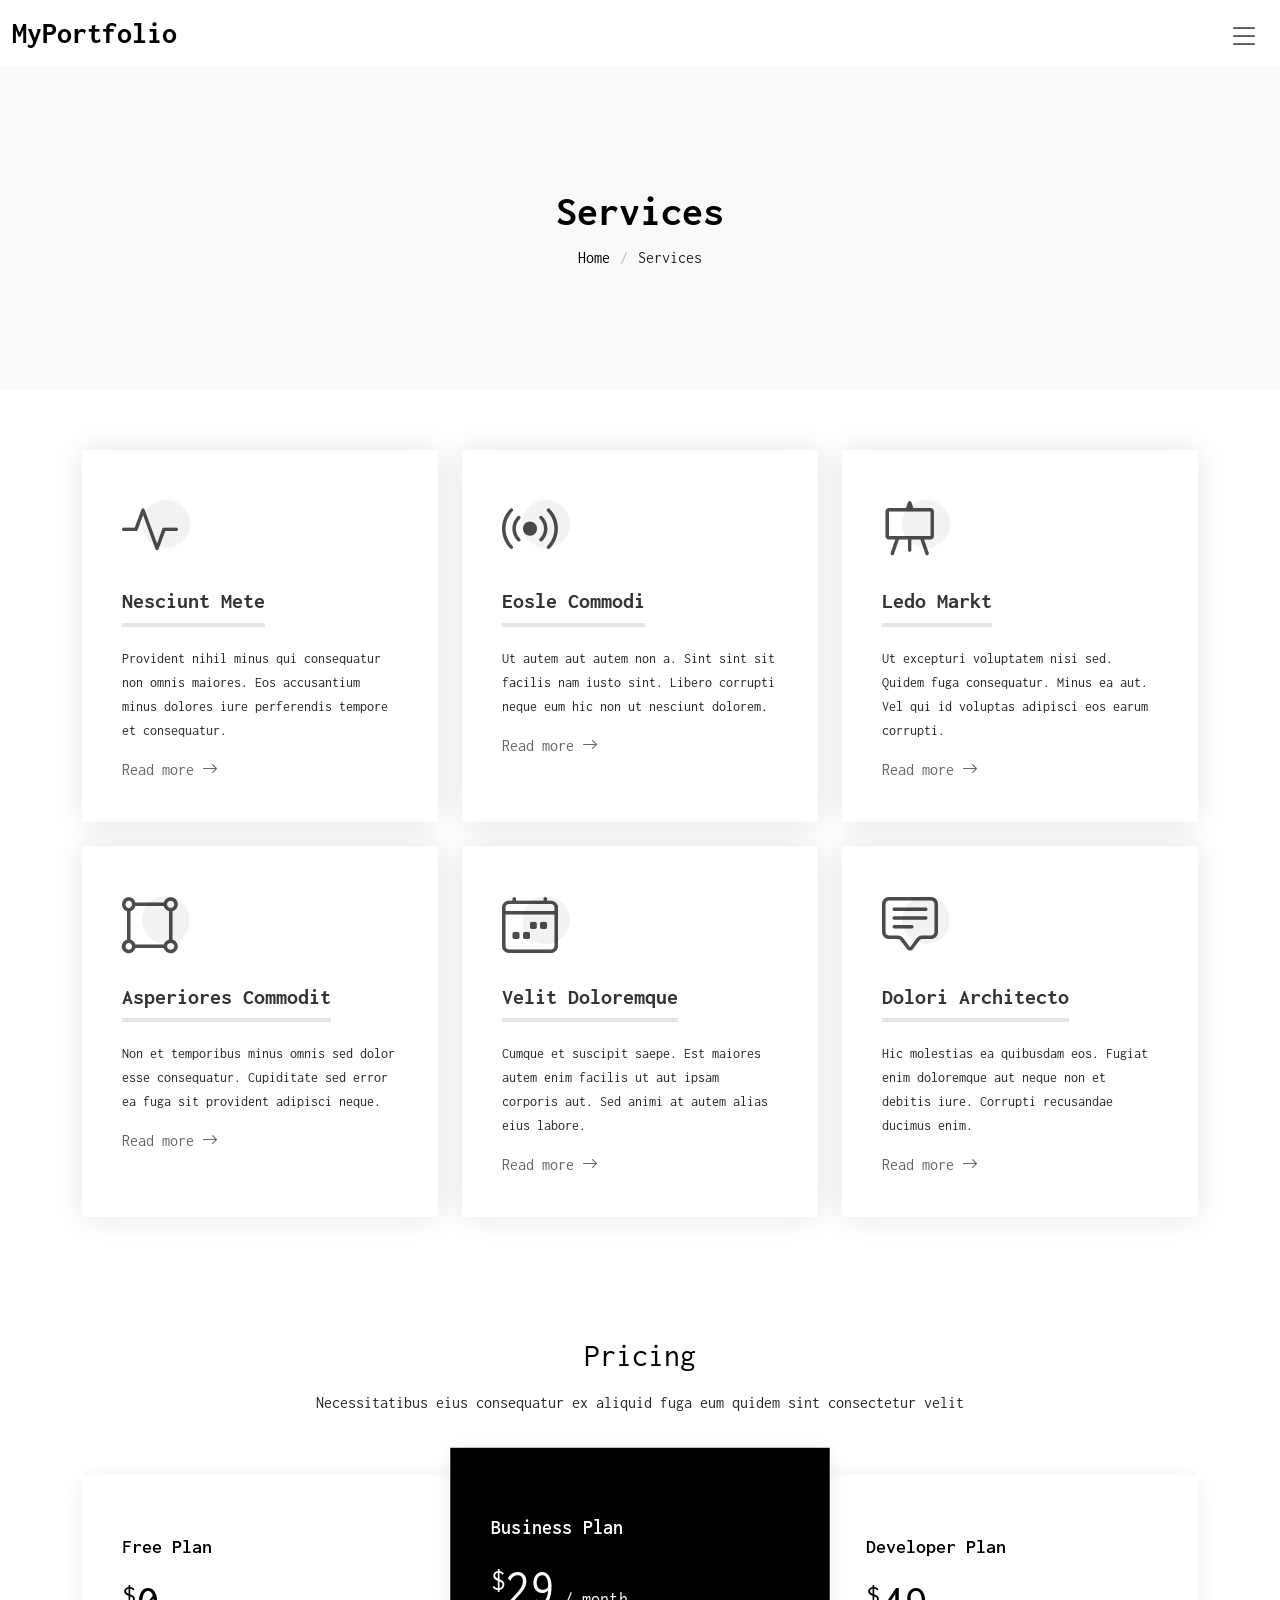
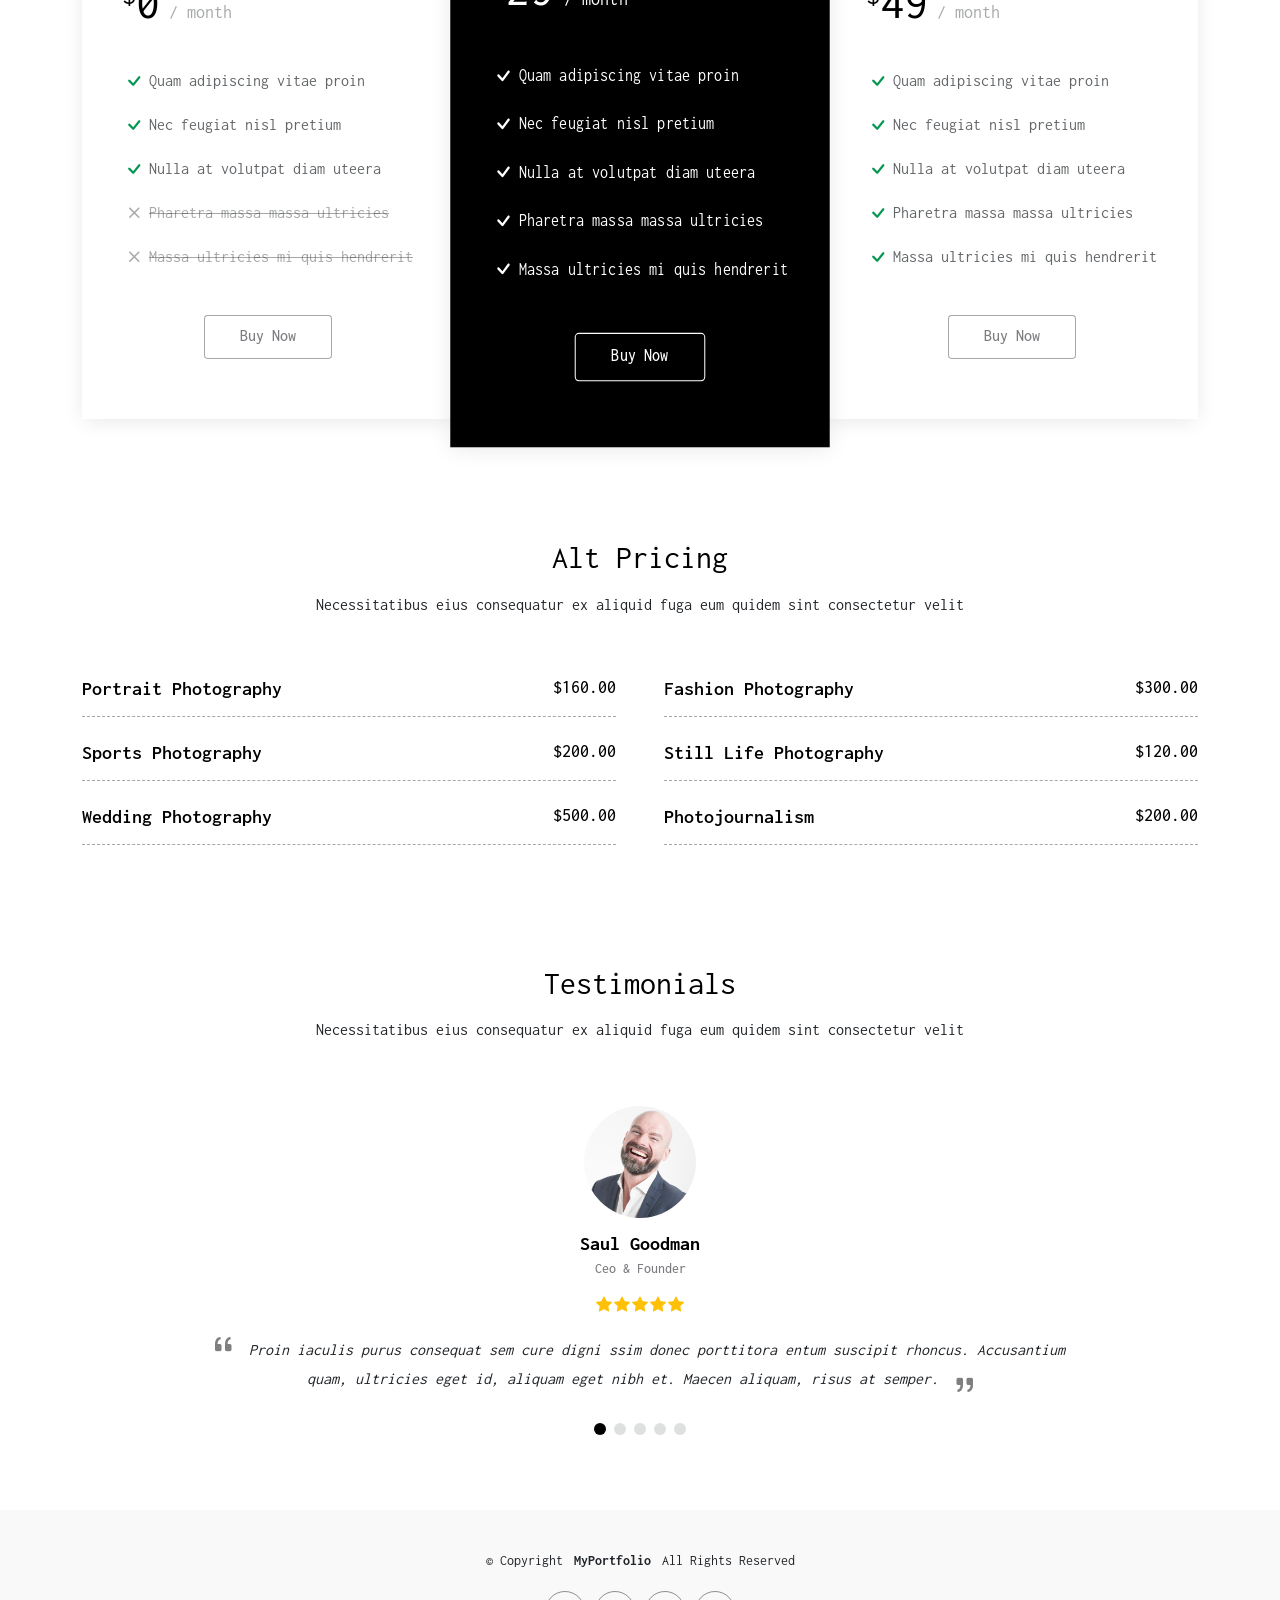
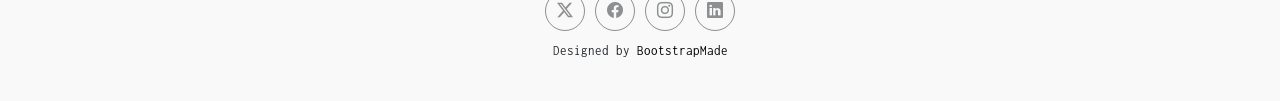
<file: services.html>
<!DOCTYPE html>
<html lang="en">

<head>
  <meta charset="utf-8">
  <meta content="width=device-width, initial-scale=1.0" name="viewport">
  <title>Services - MyPortfolio Bootstrap Template</title>
  <meta name="description" content="">
  <meta name="keywords" content="">

  <!-- Favicons -->
  <link href="assets/img/favicon.png" rel="icon">
  <link href="assets/img/apple-touch-icon.png" rel="apple-touch-icon">

  <!-- Fonts -->
  <link href="https://fonts.googleapis.com" rel="preconnect">
  <link href="https://fonts.gstatic.com" rel="preconnect" crossorigin>
  <link href="https://fonts.googleapis.com/css2?family=Inconsolata:wght@200;300;400;500;600;700;800;900&display=swap" rel="stylesheet">

  <!-- Vendor CSS Files -->
  <link href="assets/vendor/bootstrap/css/bootstrap.min.css" rel="stylesheet">
  <link href="assets/vendor/bootstrap-icons/bootstrap-icons.css" rel="stylesheet">
  <link href="assets/vendor/aos/aos.css" rel="stylesheet">
  <link href="assets/vendor/glightbox/css/glightbox.min.css" rel="stylesheet">
  <link href="assets/vendor/swiper/swiper-bundle.min.css" rel="stylesheet">

  <!-- Main CSS File -->
  <link href="assets/css/main.css" rel="stylesheet">

  <!-- =======================================================
  * Template Name: MyPortfolio
  * Template URL: https://bootstrapmade.com/myportfolio-bootstrap-portfolio-website-template/
  * Updated: Aug 08 2024 with Bootstrap v5.3.3
  * Author: BootstrapMade.com
  * License: https://bootstrapmade.com/license/
  ======================================================== -->
</head>

<body class="services-page">

  <header id="header" class="header d-flex align-items-center sticky-top">
    <div class="container-fluid  position-relative d-flex align-items-center justify-content-between">

      <a href="index.html" class="logo d-flex align-items-center">
        <!-- Uncomment the line below if you also wish to use an image logo -->
        <!-- <img src="assets/img/logo.png" alt=""> -->
        <h1 class="sitename">MyPortfolio</h1>
      </a>

      <nav id="navmenu" class="navmenu">
        <ul>
          <li><a href="index.html">Home</a></li>
          <li><a href="about.html">About</a></li>
          <li><a href="services.html" class="active">Services</a></li>
          <li><a href="portfolio.html">Portfolio</a></li>
          <li class="dropdown"><a href="#"><span>Dropdown</span> <i class="bi bi-chevron-down toggle-dropdown"></i></a>
            <ul>
              <li><a href="#">Dropdown 1</a></li>
              <li class="dropdown"><a href="#"><span>Deep Dropdown</span> <i class="bi bi-chevron-down toggle-dropdown"></i></a>
                <ul>
                  <li><a href="#">Deep Dropdown 1</a></li>
                  <li><a href="#">Deep Dropdown 2</a></li>
                  <li><a href="#">Deep Dropdown 3</a></li>
                  <li><a href="#">Deep Dropdown 4</a></li>
                  <li><a href="#">Deep Dropdown 5</a></li>
                </ul>
              </li>
              <li><a href="#">Dropdown 2</a></li>
              <li><a href="#">Dropdown 3</a></li>
              <li><a href="#">Dropdown 4</a></li>
            </ul>
          </li>
          <li><a href="contact.html">Contact</a></li>
        </ul>
        <i class="mobile-nav-toggle d-xl-none bi bi-list"></i>
      </nav>

    </div>
  </header>

  <main class="main">

    <!-- Page Title -->
    <div class="page-title light-background">
      <div class="container">
        <h1>Services</h1>
        <nav class="breadcrumbs">
          <ol>
            <li><a href="index.html">Home</a></li>
            <li class="current">Services</li>
          </ol>
        </nav>
      </div>
    </div><!-- End Page Title -->

    <!-- Services Section -->
    <section id="services" class="services section">

      <div class="container">

        <div class="row gy-4">

          <div class="col-lg-4 col-md-6" data-aos="fade-up" data-aos-delay="100">
            <div class="service-item  position-relative">
              <div class="icon">
                <i class="bi bi-activity"></i>
              </div>
              <h3>Nesciunt Mete</h3>
              <p>Provident nihil minus qui consequatur non omnis maiores. Eos accusantium minus dolores iure perferendis tempore et consequatur.</p>
              <a href="service-details.html" class="readmore stretched-link">Read more <i class="bi bi-arrow-right"></i></a>
            </div>
          </div><!-- End Service Item -->

          <div class="col-lg-4 col-md-6" data-aos="fade-up" data-aos-delay="200">
            <div class="service-item position-relative">
              <div class="icon">
                <i class="bi bi-broadcast"></i>
              </div>
              <h3>Eosle Commodi</h3>
              <p>Ut autem aut autem non a. Sint sint sit facilis nam iusto sint. Libero corrupti neque eum hic non ut nesciunt dolorem.</p>
              <a href="service-details.html" class="readmore stretched-link">Read more <i class="bi bi-arrow-right"></i></a>
            </div>
          </div><!-- End Service Item -->

          <div class="col-lg-4 col-md-6" data-aos="fade-up" data-aos-delay="300">
            <div class="service-item position-relative">
              <div class="icon">
                <i class="bi bi-easel"></i>
              </div>
              <h3>Ledo Markt</h3>
              <p>Ut excepturi voluptatem nisi sed. Quidem fuga consequatur. Minus ea aut. Vel qui id voluptas adipisci eos earum corrupti.</p>
              <a href="service-details.html" class="readmore stretched-link">Read more <i class="bi bi-arrow-right"></i></a>
            </div>
          </div><!-- End Service Item -->

          <div class="col-lg-4 col-md-6" data-aos="fade-up" data-aos-delay="400">
            <div class="service-item position-relative">
              <div class="icon">
                <i class="bi bi-bounding-box-circles"></i>
              </div>
              <h3>Asperiores Commodit</h3>
              <p>Non et temporibus minus omnis sed dolor esse consequatur. Cupiditate sed error ea fuga sit provident adipisci neque.</p>
              <a href="service-details.html" class="readmore stretched-link">Read more <i class="bi bi-arrow-right"></i></a>
            </div>
          </div><!-- End Service Item -->

          <div class="col-lg-4 col-md-6" data-aos="fade-up" data-aos-delay="500">
            <div class="service-item position-relative">
              <div class="icon">
                <i class="bi bi-calendar4-week"></i>
              </div>
              <h3>Velit Doloremque</h3>
              <p>Cumque et suscipit saepe. Est maiores autem enim facilis ut aut ipsam corporis aut. Sed animi at autem alias eius labore.</p>
              <a href="service-details.html" class="readmore stretched-link">Read more <i class="bi bi-arrow-right"></i></a>
            </div>
          </div><!-- End Service Item -->

          <div class="col-lg-4 col-md-6" data-aos="fade-up" data-aos-delay="600">
            <div class="service-item position-relative">
              <div class="icon">
                <i class="bi bi-chat-square-text"></i>
              </div>
              <h3>Dolori Architecto</h3>
              <p>Hic molestias ea quibusdam eos. Fugiat enim doloremque aut neque non et debitis iure. Corrupti recusandae ducimus enim.</p>
              <a href="service-details.html" class="readmore stretched-link">Read more <i class="bi bi-arrow-right"></i></a>
            </div>
          </div><!-- End Service Item -->

        </div>

      </div>

    </section><!-- /Services Section -->

    <!-- Pricing Section -->
    <section id="pricing" class="pricing section">

      <!-- Section Title -->
      <div class="container section-title" data-aos="fade-up">
        <h2>Pricing</h2>
        <p>Necessitatibus eius consequatur ex aliquid fuga eum quidem sint consectetur velit</p>
      </div><!-- End Section Title -->

      <div class="container">

        <div class="row g-4 g-lg-0">

          <div class="col-lg-4" data-aos="zoom-in" data-aos-delay="100">
            <div class="pricing-item">
              <h3>Free Plan</h3>
              <h4><sup>$</sup>0<span> / month</span></h4>
              <ul>
                <li><i class="bi bi-check"></i> <span>Quam adipiscing vitae proin</span></li>
                <li><i class="bi bi-check"></i> <span>Nec feugiat nisl pretium</span></li>
                <li><i class="bi bi-check"></i> <span>Nulla at volutpat diam uteera</span></li>
                <li class="na"><i class="bi bi-x"></i> <span>Pharetra massa massa ultricies</span></li>
                <li class="na"><i class="bi bi-x"></i> <span>Massa ultricies mi quis hendrerit</span></li>
              </ul>
              <div class="text-center"><a href="#" class="buy-btn">Buy Now</a></div>
            </div>
          </div><!-- End Pricing Item -->

          <div class="col-lg-4 featured" data-aos="zoom-in" data-aos-delay="200">
            <div class="pricing-item">
              <h3>Business Plan</h3>
              <h4><sup>$</sup>29<span> / month</span></h4>
              <ul>
                <li><i class="bi bi-check"></i> <span>Quam adipiscing vitae proin</span></li>
                <li><i class="bi bi-check"></i> <span>Nec feugiat nisl pretium</span></li>
                <li><i class="bi bi-check"></i> <span>Nulla at volutpat diam uteera</span></li>
                <li><i class="bi bi-check"></i> <span>Pharetra massa massa ultricies</span></li>
                <li><i class="bi bi-check"></i> <span>Massa ultricies mi quis hendrerit</span></li>
              </ul>
              <div class="text-center"><a href="#" class="buy-btn">Buy Now</a></div>
            </div>
          </div><!-- End Pricing Item -->

          <div class="col-lg-4" data-aos="zoom-in" data-aos-delay="100">
            <div class="pricing-item">
              <h3>Developer Plan</h3>
              <h4><sup>$</sup>49<span> / month</span></h4>
              <ul>
                <li><i class="bi bi-check"></i> <span>Quam adipiscing vitae proin</span></li>
                <li><i class="bi bi-check"></i> <span>Nec feugiat nisl pretium</span></li>
                <li><i class="bi bi-check"></i> <span>Nulla at volutpat diam uteera</span></li>
                <li><i class="bi bi-check"></i> <span>Pharetra massa massa ultricies</span></li>
                <li><i class="bi bi-check"></i> <span>Massa ultricies mi quis hendrerit</span></li>
              </ul>
              <div class="text-center"><a href="#" class="buy-btn">Buy Now</a></div>
            </div>
          </div><!-- End Pricing Item -->

        </div>

      </div>

    </section><!-- /Pricing Section -->

    <!-- Alt Pricing Section -->
    <section id="alt-pricing" class="alt-pricing section">

      <!-- Section Title -->
      <div class="container section-title" data-aos="fade-up">
        <h2>Alt Pricing</h2>
        <p>Necessitatibus eius consequatur ex aliquid fuga eum quidem sint consectetur velit</p>
      </div><!-- End Section Title -->

      <div class="container" data-aos="fade-up" data-aos-delay="100">

        <div class="row gy-4 gx-lg-5">

          <div class="col-lg-6">
            <div class="pricing-item d-flex justify-content-between">
              <h3>Portrait Photography</h3>
              <h4>$160.00</h4>
            </div>
          </div><!-- End Pricing Item -->

          <div class="col-lg-6">
            <div class="pricing-item d-flex justify-content-between">
              <h3>Fashion Photography</h3>
              <h4>$300.00</h4>
            </div>
          </div><!-- End Pricing Item -->

          <div class="col-lg-6">
            <div class="pricing-item d-flex justify-content-between">
              <h3>Sports Photography</h3>
              <h4>$200.00</h4>
            </div>
          </div><!-- End Pricing Item -->

          <div class="col-lg-6">
            <div class="pricing-item d-flex justify-content-between">
              <h3>Still Life Photography</h3>
              <h4>$120.00</h4>
            </div>
          </div><!-- End Pricing Item -->

          <div class="col-lg-6">
            <div class="pricing-item d-flex justify-content-between">
              <h3>Wedding Photography</h3>
              <h4>$500.00</h4>
            </div>
          </div><!-- End Pricing Item -->

          <div class="col-lg-6">
            <div class="pricing-item d-flex justify-content-between">
              <h3>Photojournalism</h3>
              <h4>$200.00</h4>
            </div>
          </div><!-- End Pricing Item -->

        </div>

      </div>

    </section><!-- /Alt Pricing Section -->

    <!-- Testimonials Section -->
    <section id="testimonials" class="testimonials section">

      <!-- Section Title -->
      <div class="container section-title" data-aos="fade-up">
        <h2>Testimonials</h2>
        <p>Necessitatibus eius consequatur ex aliquid fuga eum quidem sint consectetur velit</p>
      </div><!-- End Section Title -->

      <div class="container" data-aos="fade-up" data-aos-delay="100">

        <div class="swiper init-swiper">
          <script type="application/json" class="swiper-config">
            {
              "loop": true,
              "speed": 600,
              "autoplay": {
                "delay": 5000
              },
              "slidesPerView": "auto",
              "pagination": {
                "el": ".swiper-pagination",
                "type": "bullets",
                "clickable": true
              }
            }
          </script>
          <div class="swiper-wrapper">

            <div class="swiper-slide">
              <div class="testimonial-item">
                <img src="assets/img/testimonials/testimonials-1.jpg" class="testimonial-img" alt="">
                <h3>Saul Goodman</h3>
                <h4>Ceo &amp; Founder</h4>
                <div class="stars">
                  <i class="bi bi-star-fill"></i><i class="bi bi-star-fill"></i><i class="bi bi-star-fill"></i><i class="bi bi-star-fill"></i><i class="bi bi-star-fill"></i>
                </div>
                <p>
                  <i class="bi bi-quote quote-icon-left"></i>
                  <span>Proin iaculis purus consequat sem cure digni ssim donec porttitora entum suscipit rhoncus. Accusantium quam, ultricies eget id, aliquam eget nibh et. Maecen aliquam, risus at semper.</span>
                  <i class="bi bi-quote quote-icon-right"></i>
                </p>
              </div>
            </div><!-- End testimonial item -->

            <div class="swiper-slide">
              <div class="testimonial-item">
                <img src="assets/img/testimonials/testimonials-2.jpg" class="testimonial-img" alt="">
                <h3>Sara Wilsson</h3>
                <h4>Designer</h4>
                <div class="stars">
                  <i class="bi bi-star-fill"></i><i class="bi bi-star-fill"></i><i class="bi bi-star-fill"></i><i class="bi bi-star-fill"></i><i class="bi bi-star-fill"></i>
                </div>
                <p>
                  <i class="bi bi-quote quote-icon-left"></i>
                  <span>Export tempor illum tamen malis malis eram quae irure esse labore quem cillum quid cillum eram malis quorum velit fore eram velit sunt aliqua noster fugiat irure amet legam anim culpa.</span>
                  <i class="bi bi-quote quote-icon-right"></i>
                </p>
              </div>
            </div><!-- End testimonial item -->

            <div class="swiper-slide">
              <div class="testimonial-item">
                <img src="assets/img/testimonials/testimonials-3.jpg" class="testimonial-img" alt="">
                <h3>Jena Karlis</h3>
                <h4>Store Owner</h4>
                <div class="stars">
                  <i class="bi bi-star-fill"></i><i class="bi bi-star-fill"></i><i class="bi bi-star-fill"></i><i class="bi bi-star-fill"></i><i class="bi bi-star-fill"></i>
                </div>
                <p>
                  <i class="bi bi-quote quote-icon-left"></i>
                  <span>Enim nisi quem export duis labore cillum quae magna enim sint quorum nulla quem veniam duis minim tempor labore quem eram duis noster aute amet eram fore quis sint minim.</span>
                  <i class="bi bi-quote quote-icon-right"></i>
                </p>
              </div>
            </div><!-- End testimonial item -->

            <div class="swiper-slide">
              <div class="testimonial-item">
                <img src="assets/img/testimonials/testimonials-4.jpg" class="testimonial-img" alt="">
                <h3>Matt Brandon</h3>
                <h4>Freelancer</h4>
                <div class="stars">
                  <i class="bi bi-star-fill"></i><i class="bi bi-star-fill"></i><i class="bi bi-star-fill"></i><i class="bi bi-star-fill"></i><i class="bi bi-star-fill"></i>
                </div>
                <p>
                  <i class="bi bi-quote quote-icon-left"></i>
                  <span>Fugiat enim eram quae cillum dolore dolor amet nulla culpa multos export minim fugiat minim velit minim dolor enim duis veniam ipsum anim magna sunt elit fore quem dolore labore illum veniam.</span>
                  <i class="bi bi-quote quote-icon-right"></i>
                </p>
              </div>
            </div><!-- End testimonial item -->

            <div class="swiper-slide">
              <div class="testimonial-item">
                <img src="assets/img/testimonials/testimonials-5.jpg" class="testimonial-img" alt="">
                <h3>John Larson</h3>
                <h4>Entrepreneur</h4>
                <div class="stars">
                  <i class="bi bi-star-fill"></i><i class="bi bi-star-fill"></i><i class="bi bi-star-fill"></i><i class="bi bi-star-fill"></i><i class="bi bi-star-fill"></i>
                </div>
                <p>
                  <i class="bi bi-quote quote-icon-left"></i>
                  <span>Quis quorum aliqua sint quem legam fore sunt eram irure aliqua veniam tempor noster veniam enim culpa labore duis sunt culpa nulla illum cillum fugiat legam esse veniam culpa fore nisi cillum quid.</span>
                  <i class="bi bi-quote quote-icon-right"></i>
                </p>
              </div>
            </div><!-- End testimonial item -->

          </div>
          <div class="swiper-pagination"></div>
        </div>

      </div>

    </section><!-- /Testimonials Section -->

  </main>

  <footer id="footer" class="footer light-background">

    <div class="container">
      <div class="copyright text-center ">
        <p>© <span>Copyright</span> <strong class="px-1 sitename">MyPortfolio</strong> <span>All Rights Reserved</span></p>
      </div>
      <div class="social-links d-flex justify-content-center">
        <a href=""><i class="bi bi-twitter-x"></i></a>
        <a href=""><i class="bi bi-facebook"></i></a>
        <a href=""><i class="bi bi-instagram"></i></a>
        <a href=""><i class="bi bi-linkedin"></i></a>
      </div>
      <div class="credits">
        <!-- All the links in the footer should remain intact. -->
        <!-- You can delete the links only if you've purchased the pro version. -->
        <!-- Licensing information: https://bootstrapmade.com/license/ -->
        <!-- Purchase the pro version with working PHP/AJAX contact form: [buy-url] -->
        Designed by <a href="https://bootstrapmade.com/">BootstrapMade</a>
      </div>
    </div>

  </footer>

  <!-- Scroll Top -->
  <a href="#" id="scroll-top" class="scroll-top d-flex align-items-center justify-content-center"><i class="bi bi-arrow-up-short"></i></a>

  <!-- Preloader -->
  <div id="preloader"></div>

  <!-- Vendor JS Files -->
  <script src="assets/vendor/bootstrap/js/bootstrap.bundle.min.js"></script>
  <script src="assets/vendor/php-email-form/validate.js"></script>
  <script src="assets/vendor/aos/aos.js"></script>
  <script src="assets/vendor/glightbox/js/glightbox.min.js"></script>
  <script src="assets/vendor/imagesloaded/imagesloaded.pkgd.min.js"></script>
  <script src="assets/vendor/isotope-layout/isotope.pkgd.min.js"></script>
  <script src="assets/vendor/swiper/swiper-bundle.min.js"></script>

  <!-- Main JS File -->
  <script src="assets/js/main.js"></script>

</body>

</html>
</file>
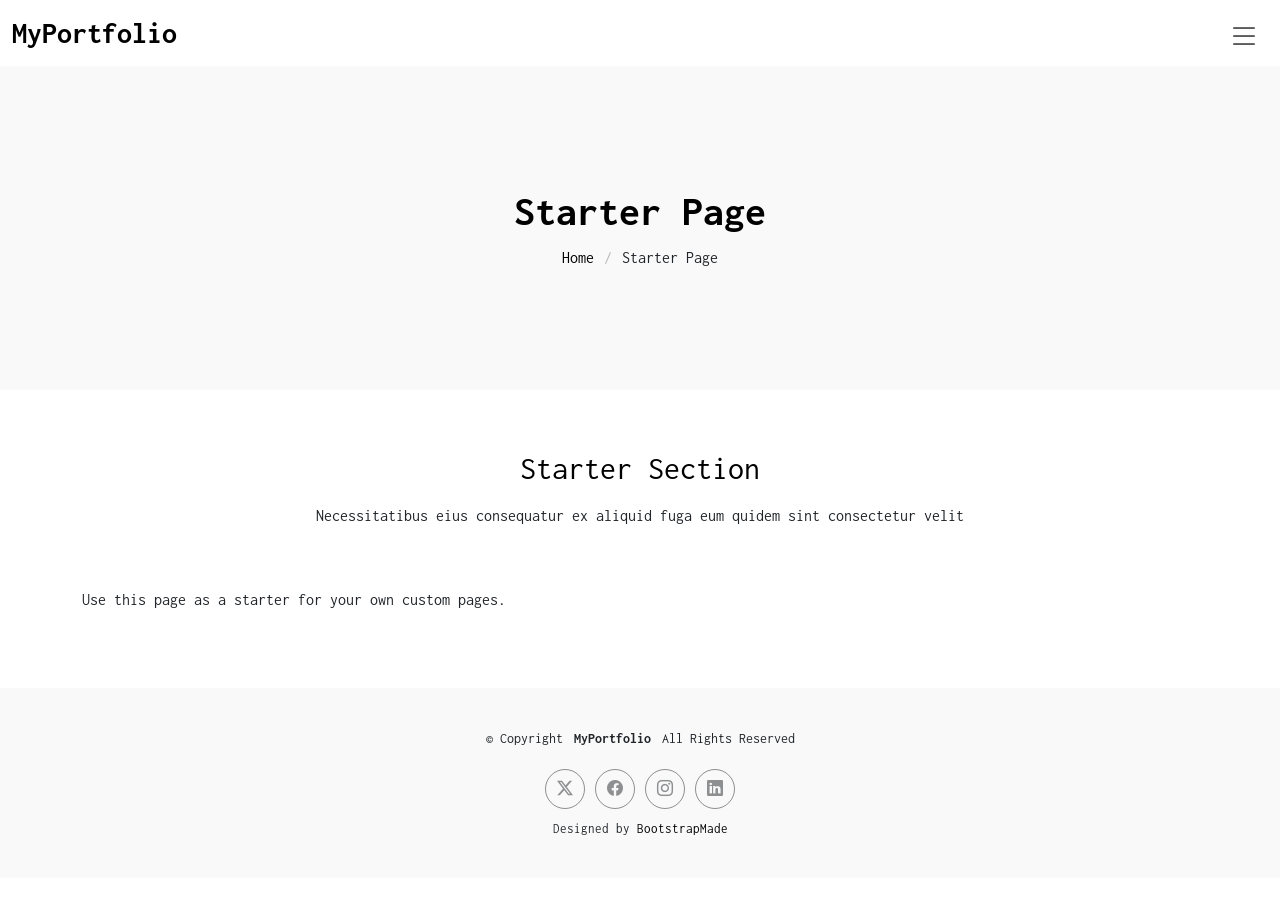
<file: starter-page.html>
<!DOCTYPE html>
<html lang="en">

<head>
  <meta charset="utf-8">
  <meta content="width=device-width, initial-scale=1.0" name="viewport">
  <title>Starter Page - MyPortfolio Bootstrap Template</title>
  <meta name="description" content="">
  <meta name="keywords" content="">

  <!-- Favicons -->
  <link href="assets/img/favicon.png" rel="icon">
  <link href="assets/img/apple-touch-icon.png" rel="apple-touch-icon">

  <!-- Fonts -->
  <link href="https://fonts.googleapis.com" rel="preconnect">
  <link href="https://fonts.gstatic.com" rel="preconnect" crossorigin>
  <link href="https://fonts.googleapis.com/css2?family=Inconsolata:wght@200;300;400;500;600;700;800;900&display=swap" rel="stylesheet">

  <!-- Vendor CSS Files -->
  <link href="assets/vendor/bootstrap/css/bootstrap.min.css" rel="stylesheet">
  <link href="assets/vendor/bootstrap-icons/bootstrap-icons.css" rel="stylesheet">
  <link href="assets/vendor/aos/aos.css" rel="stylesheet">
  <link href="assets/vendor/glightbox/css/glightbox.min.css" rel="stylesheet">
  <link href="assets/vendor/swiper/swiper-bundle.min.css" rel="stylesheet">

  <!-- Main CSS File -->
  <link href="assets/css/main.css" rel="stylesheet">

  <!-- =======================================================
  * Template Name: MyPortfolio
  * Template URL: https://bootstrapmade.com/myportfolio-bootstrap-portfolio-website-template/
  * Updated: Aug 08 2024 with Bootstrap v5.3.3
  * Author: BootstrapMade.com
  * License: https://bootstrapmade.com/license/
  ======================================================== -->
</head>

<body class="starter-page-page">

  <header id="header" class="header d-flex align-items-center sticky-top">
    <div class="container-fluid  position-relative d-flex align-items-center justify-content-between">

      <a href="index.html" class="logo d-flex align-items-center">
        <!-- Uncomment the line below if you also wish to use an image logo -->
        <!-- <img src="assets/img/logo.png" alt=""> -->
        <h1 class="sitename">MyPortfolio</h1>
      </a>

      <nav id="navmenu" class="navmenu">
        <ul>
          <li><a href="index.html">Home</a></li>
          <li><a href="about.html">About</a></li>
          <li><a href="services.html">Services</a></li>
          <li><a href="portfolio.html">Portfolio</a></li>
          <li class="dropdown"><a href="#"><span>Dropdown</span> <i class="bi bi-chevron-down toggle-dropdown"></i></a>
            <ul>
              <li><a href="#">Dropdown 1</a></li>
              <li class="dropdown"><a href="#"><span>Deep Dropdown</span> <i class="bi bi-chevron-down toggle-dropdown"></i></a>
                <ul>
                  <li><a href="#">Deep Dropdown 1</a></li>
                  <li><a href="#">Deep Dropdown 2</a></li>
                  <li><a href="#">Deep Dropdown 3</a></li>
                  <li><a href="#">Deep Dropdown 4</a></li>
                  <li><a href="#">Deep Dropdown 5</a></li>
                </ul>
              </li>
              <li><a href="#">Dropdown 2</a></li>
              <li><a href="#">Dropdown 3</a></li>
              <li><a href="#">Dropdown 4</a></li>
            </ul>
          </li>
          <li><a href="contact.html">Contact</a></li>
        </ul>
        <i class="mobile-nav-toggle d-xl-none bi bi-list"></i>
      </nav>

    </div>
  </header>

  <main class="main">

    <!-- Page Title -->
    <div class="page-title light-background">
      <div class="container">
        <h1>Starter Page</h1>
        <nav class="breadcrumbs">
          <ol>
            <li><a href="index.html">Home</a></li>
            <li class="current">Starter Page</li>
          </ol>
        </nav>
      </div>
    </div><!-- End Page Title -->

    <!-- Starter Section Section -->
    <section id="starter-section" class="starter-section section">

      <!-- Section Title -->
      <div class="container section-title" data-aos="fade-up">
        <h2>Starter Section</h2>
        <p>Necessitatibus eius consequatur ex aliquid fuga eum quidem sint consectetur velit</p>
      </div><!-- End Section Title -->

      <div class="container" data-aos="fade-up">
        <p>Use this page as a starter for your own custom pages.</p>
      </div>

    </section><!-- /Starter Section Section -->

  </main>

  <footer id="footer" class="footer light-background">

    <div class="container">
      <div class="copyright text-center ">
        <p>© <span>Copyright</span> <strong class="px-1 sitename">MyPortfolio</strong> <span>All Rights Reserved</span></p>
      </div>
      <div class="social-links d-flex justify-content-center">
        <a href=""><i class="bi bi-twitter-x"></i></a>
        <a href=""><i class="bi bi-facebook"></i></a>
        <a href=""><i class="bi bi-instagram"></i></a>
        <a href=""><i class="bi bi-linkedin"></i></a>
      </div>
      <div class="credits">
        <!-- All the links in the footer should remain intact. -->
        <!-- You can delete the links only if you've purchased the pro version. -->
        <!-- Licensing information: https://bootstrapmade.com/license/ -->
        <!-- Purchase the pro version with working PHP/AJAX contact form: [buy-url] -->
        Designed by <a href="https://bootstrapmade.com/">BootstrapMade</a>
      </div>
    </div>

  </footer>

  <!-- Scroll Top -->
  <a href="#" id="scroll-top" class="scroll-top d-flex align-items-center justify-content-center"><i class="bi bi-arrow-up-short"></i></a>

  <!-- Preloader -->
  <div id="preloader"></div>

  <!-- Vendor JS Files -->
  <script src="assets/vendor/bootstrap/js/bootstrap.bundle.min.js"></script>
  <script src="assets/vendor/php-email-form/validate.js"></script>
  <script src="assets/vendor/aos/aos.js"></script>
  <script src="assets/vendor/glightbox/js/glightbox.min.js"></script>
  <script src="assets/vendor/imagesloaded/imagesloaded.pkgd.min.js"></script>
  <script src="assets/vendor/isotope-layout/isotope.pkgd.min.js"></script>
  <script src="assets/vendor/swiper/swiper-bundle.min.js"></script>

  <!-- Main JS File -->
  <script src="assets/js/main.js"></script>

</body>

</html>
</file>
<file: assets/css/main.css>
/**
* Template Name: MyPortfolio
* Template URL: https://bootstrapmade.com/myportfolio-bootstrap-portfolio-website-template/
* Updated: Aug 08 2024 with Bootstrap v5.3.3
* Author: BootstrapMade.com
* License: https://bootstrapmade.com/license/
*/


/* Portfolio Image Consistency */
.portfolio-img {
  width: 100%;
  height: 250px;
  overflow: hidden;
  border-radius: 6px;
}

.portfolio-img img {
  width: 100%;
  height: 100%;
  object-fit: cover;
  object-position: center;
  transition: transform 0.3s ease;
}

/* Hover effect */
.portfolio-content:hover .portfolio-img img {
  transform: scale(1.05);
}


.profile-img img {
  width: 250px;
  height: 250px;
  border-radius: 50%;
  object-fit: cover;
  display: block;
  margin: 0 auto;
}

/* Mobile scaling */
@media (max-width: 768px) {
  .profile-img img {
    width: 160px;
    height: 160px;
  }
}

.profile-img img {
  border: 4px solid #fff;
  box-shadow: 0 8px 20px rgba(0,0,0,0.2);
}

/*--------------------------------------------------------------
# Font & Color Variables
# Help: https://bootstrapmade.com/color-system/
--------------------------------------------------------------*/
/* Fonts */
:root {
  --default-font: "Inconsolata",  system-ui, -apple-system, "Segoe UI", Roboto, "Helvetica Neue", Arial, "Noto Sans", "Liberation Sans", sans-serif, "Apple Color Emoji", "Segoe UI Emoji", "Segoe UI Symbol", "Noto Color Emoji";
  --heading-font: "Inconsolata",  sans-serif;
  --nav-font: "Inconsolata",  sans-serif;
}

/* Global Colors - The following color variables are used throughout the website. Updating them here will change the color scheme of the entire website */
:root { 
  --background-color: #ffffff; /* Background color for the entire website, including individual sections */
  --default-color: #212529; /* Default color used for the majority of the text content across the entire website */
  --heading-color: #000000; /* Color for headings, subheadings and title throughout the website */
  --accent-color: #000000; /* Accent color that represents your brand on the website. It's used for buttons, links, and other elements that need to stand out */
  --surface-color: #ffffff; /* The surface color is used as a background of boxed elements within sections, such as cards, icon boxes, or other elements that require a visual separation from the global background. */
  --contrast-color: #ffffff; /* Contrast color for text, ensuring readability against backgrounds of accent, heading, or default colors. */
}

/* Nav Menu Colors - The following color variables are used specifically for the navigation menu. They are separate from the global colors to allow for more customization options */
:root {
  --nav-color: #5b5b5b;  /* The default color of the main navmenu links */
  --nav-hover-color: #000000; /* Applied to main navmenu links when they are hovered over or active */
  --nav-mobile-background-color: #f5f5f5; /* Used as the background color for mobile navigation menu */
  --nav-dropdown-background-color: #ffffff; /* Used as the background color for dropdown items that appear when hovering over primary navigation items */
  --nav-dropdown-color: #5b5b5b; /* Used for navigation links of the dropdown items in the navigation menu. */
  --nav-dropdown-hover-color: #000000; /* Similar to --nav-hover-color, this color is applied to dropdown navigation links when they are hovered over. */
}

/* Color Presets - These classes override global colors when applied to any section or element, providing reuse of the sam color scheme. */

.light-background {
  --background-color: #f9f9f9;
  --surface-color: #ffffff;
}

.dark-background {
  --background-color: #060606;
  --default-color: #ffffff;
  --heading-color: #ffffff;
  --surface-color: #252525;
  --contrast-color: #ffffff;
}

/* Smooth scroll */
:root {
  scroll-behavior: smooth;
}

/*--------------------------------------------------------------
# General Styling & Shared Classes
--------------------------------------------------------------*/
body {
  color: var(--default-color);
  background-color: var(--background-color);
  font-family: var(--default-font);
}

a {
  color: var(--accent-color);
  text-decoration: none;
  transition: 0.3s;
}

a:hover {
  color: color-mix(in srgb, var(--accent-color), transparent 25%);
  text-decoration: none;
}

h1,
h2,
h3,
h4,
h5,
h6 {
  color: var(--heading-color);
  font-family: var(--heading-font);
}

/* PHP Email Form Messages
------------------------------*/
.php-email-form .error-message {
  display: none;
  background: #df1529;
  color: #ffffff;
  text-align: left;
  padding: 15px;
  margin-bottom: 24px;
  font-weight: 600;
}

.php-email-form .sent-message {
  display: none;
  color: #ffffff;
  background: #059652;
  text-align: center;
  padding: 15px;
  margin-bottom: 24px;
  font-weight: 600;
}

.php-email-form .loading {
  display: none;
  background: var(--surface-color);
  text-align: center;
  padding: 15px;
  margin-bottom: 24px;
}

.php-email-form .loading:before {
  content: "";
  display: inline-block;
  border-radius: 50%;
  width: 24px;
  height: 24px;
  margin: 0 10px -6px 0;
  border: 3px solid var(--accent-color);
  border-top-color: var(--surface-color);
  animation: php-email-form-loading 1s linear infinite;
}

@keyframes php-email-form-loading {
  0% {
    transform: rotate(0deg);
  }

  100% {
    transform: rotate(360deg);
  }
}

/*--------------------------------------------------------------
# Global Header
--------------------------------------------------------------*/
.header {
  color: var(--default-color);
  background-color: var(--background-color);
  padding: 15px 0;
  transition: all 0.5s;
  z-index: 997;
}

.header .logo {
  line-height: 1;
}

.header .logo img {
  max-height: 32px;
  margin-right: 8px;
}

.header .logo h1 {
  font-size: 30px;
  margin: 0;
  font-weight: 700;
  color: var(--heading-color);
}

/*--------------------------------------------------------------
# Navigation Menu
--------------------------------------------------------------*/
/* Navmenu */
.mobile-nav-toggle {
  color: var(--nav-color);
  position: fixed;
  top: 20px;
  right: 20px;
  font-size: 32px;
  line-height: 0;
  cursor: pointer;
  display: block !important;
  z-index: 998;
  transition: 0.3s;
}

.mobile-nav-toggle:hover {
  color: var(--nav-hover-color);
}

.navmenu {
  position: fixed;
  top: 0;
  bottom: 0;
  right: -300px;
  z-index: 997;
  transition: 0.3s;
  width: 300px;
  overflow: hidden;
}

.navmenu ul {
  display: block;
  list-style: none;
  padding: 10px 0;
  margin: 0;
  overflow-y: auto;
  transition: 0.3s;
  z-index: 998;
}

.navmenu a,
.navmenu a:focus {
  color: var(--nav-dropdown-color);
  padding: 10px 20px;
  font-family: var(--nav-font);
  font-size: 17px;
  font-weight: 500;
  display: flex;
  align-items: center;
  justify-content: space-between;
  white-space: nowrap;
  transition: 0.3s;
}

.navmenu a i,
.navmenu a:focus i {
  font-size: 12px;
  line-height: 0;
  margin-left: 5px;
  width: 30px;
  height: 30px;
  display: flex;
  align-items: center;
  justify-content: center;
  border-radius: 50%;
  transition: 0.3s;
  background-color: color-mix(in srgb, var(--accent-color), transparent 90%);
}

.navmenu a i:hover,
.navmenu a:focus i:hover {
  background-color: var(--accent-color);
  color: var(--contrast-color);
}

.navmenu a:hover,
.navmenu .active,
.navmenu .active:focus {
  color: var(--nav-dropdown-hover-color);
}

.navmenu .active i,
.navmenu .active:focus i {
  background-color: var(--accent-color);
  color: var(--contrast-color);
  transform: rotate(180deg);
}

.navmenu .dropdown ul {
  position: static;
  display: none;
  z-index: 99;
  padding: 10px 0;
  margin: 10px 20px;
  box-shadow: none;
  transition: all 0.5s ease-in-out;
}

.navmenu .dropdown>.dropdown-active {
  display: block;
  background-color: var(--nav-dropdown-background-color);
  border: 1px solid color-mix(in srgb, var(--nav-dropdown-color), transparent 90%);
}

.mobile-nav-active {
  overflow: hidden;
}

.mobile-nav-active .mobile-nav-toggle {
  right: 310px;
  background-color: var(--surface-color);
  border-radius: 50%;
  border: 1px solid color-mix(in srgb, var(--default-color), transparent 80%);
}

.mobile-nav-active .navmenu {
  position: fixed;
  overflow: hidden;
  top: 0;
  bottom: 0;
  right: 0;
  background-color: var(--nav-mobile-background-color);
  transition: 0.3s;
}

/*--------------------------------------------------------------
# Global Footer
--------------------------------------------------------------*/
.footer {
  color: var(--default-color);
  background-color: var(--background-color);
  font-size: 14px;
  padding: 40px 0;
  position: relative;
}

.footer .copyright p {
  margin-bottom: 0;
}

.footer .social-links {
  margin-top: 20px;
}

.footer .social-links a {
  display: flex;
  align-items: center;
  justify-content: center;
  width: 40px;
  height: 40px;
  border-radius: 50%;
  border: 1px solid color-mix(in srgb, var(--default-color), transparent 50%);
  font-size: 16px;
  color: color-mix(in srgb, var(--default-color), transparent 50%);
  margin: 0 5px;
  transition: 0.3s;
}

.footer .social-links a:hover {
  color: var(--accent-color);
  border-color: var(--accent-color);
}

.footer .credits {
  margin-top: 10px;
  font-size: 13px;
  text-align: center;
}

/*--------------------------------------------------------------
# Preloader
--------------------------------------------------------------*/
#preloader {
  position: fixed;
  inset: 0;
  z-index: 9999;
  overflow: hidden;
  background-color: var(--background-color);
  transition: all 0.6s ease-out;
}

#preloader:before {
  content: "";
  position: fixed;
  top: calc(50% - 30px);
  left: calc(50% - 30px);
  border: 6px solid var(--accent-color);
  border-top-color: color-mix(in srgb, var(--accent-color), transparent 90%);
  border-radius: 50%;
  width: 60px;
  height: 60px;
  animation: animate-preloader 1s linear infinite;
}

@keyframes animate-preloader {
  0% {
    transform: rotate(0deg);
  }

  100% {
    transform: rotate(360deg);
  }
}

/*--------------------------------------------------------------
# Scroll Top Button
--------------------------------------------------------------*/
.scroll-top {
  position: fixed;
  visibility: hidden;
  opacity: 0;
  right: 15px;
  bottom: -15px;
  z-index: 99999;
  background-color: var(--accent-color);
  width: 44px;
  height: 44px;
  border-radius: 50px;
  transition: all 0.4s;
}

.scroll-top i {
  font-size: 24px;
  color: var(--contrast-color);
  line-height: 0;
}

.scroll-top:hover {
  background-color: color-mix(in srgb, var(--accent-color), transparent 20%);
  color: var(--contrast-color);
}

.scroll-top.active {
  visibility: visible;
  opacity: 1;
  bottom: 15px;
}

/*--------------------------------------------------------------
# Disable aos animation delay on mobile devices
--------------------------------------------------------------*/
@media screen and (max-width: 768px) {
  [data-aos-delay] {
    transition-delay: 0 !important;
  }
}

/*--------------------------------------------------------------
# Global Page Titles & Breadcrumbs
--------------------------------------------------------------*/
.page-title {
  color: var(--default-color);
  background-color: var(--background-color);
  padding: 120px 0;
  text-align: center;
  position: relative;
}

.page-title h1 {
  font-size: 42px;
  font-weight: 700;
  margin-bottom: 10px;
}

.page-title .breadcrumbs ol {
  display: flex;
  flex-wrap: wrap;
  list-style: none;
  justify-content: center;
  padding: 0;
  margin: 0;
  font-size: 16px;
  font-weight: 400;
}

.page-title .breadcrumbs ol li+li {
  padding-left: 10px;
}

.page-title .breadcrumbs ol li+li::before {
  content: "/";
  display: inline-block;
  padding-right: 10px;
  color: color-mix(in srgb, var(--default-color), transparent 70%);
}

/*--------------------------------------------------------------
# Global Sections
--------------------------------------------------------------*/
section,
.section {
  color: var(--default-color);
  background-color: var(--background-color);
  padding: 60px 0;
  scroll-margin-top: 90px;
  overflow: clip;
}

@media (max-width: 1199px) {

  section,
  .section {
    scroll-margin-top: 66px;
  }
}

/*--------------------------------------------------------------
# Global Section Titles
--------------------------------------------------------------*/
.section-title {
  text-align: center;
  padding-bottom: 60px;
  position: relative;
}

.section-title h2 {
  font-size: 32px;
  font-weight: 400;
  margin-bottom: 15px;
}

.section-title p {
  margin-bottom: 0;
}

/*--------------------------------------------------------------
# Portfolio Section
--------------------------------------------------------------*/
.portfolio .portfolio-info h3 {
  font-size: 24px;
  margin-bottom: 5px;
}

.portfolio .portfolio-info p {
  font-size: 15px;
}

.portfolio .portfolio-filters {
  padding: 0;
  margin: 0 auto 20px auto;
  list-style: none;
}

.portfolio .portfolio-filters li {
  cursor: pointer;
  display: inline-block;
  padding: 0;
  font-size: 16px;
  font-weight: 400;
  margin: 0 10px;
  line-height: 1;
  margin-bottom: 5px;
  transition: all 0.3s ease-in-out;
}

.portfolio .portfolio-filters li:hover,
.portfolio .portfolio-filters li.filter-active {
  border-bottom: 2px solid var(--default-color);
  padding-bottom: 3px;
}

.portfolio .portfolio-filters li:first-child {
  margin-left: 0;
}

.portfolio .portfolio-filters li:last-child {
  margin-right: 5px;
}

@media (max-width: 575px) {
  .portfolio .portfolio-filters li {
    font-size: 14px;
    margin: 0 5px;
  }
}

.portfolio .portfolio-content {
  position: relative;
  overflow: hidden;
}

.portfolio .portfolio-content img {
  transition: 0.3s;
}

.portfolio .portfolio-content .portfolio-info {
  opacity: 0;
  position: absolute;
  inset: 0;
  z-index: 3;
  transition: all ease-in-out 0.3s;
  background: rgba(0, 0, 0, 0.6);
  padding: 15px;
  display: flex;
  align-items: center;
  justify-content: center;
  flex-direction: column;
}

.portfolio .portfolio-content .portfolio-info h4 {
  font-size: 18px;
  mask-border: 0;
  font-weight: 400;
  color: #ffffff;
  display: inline-block;
}

.portfolio .portfolio-content .portfolio-info p {
  text-align: center;
  display: inline-block;
  font-size: 14px;
  font-weight: 400;
  color: rgba(255, 255, 255, 0.8);
}

.portfolio .portfolio-content .portfolio-info .preview-link,
.portfolio .portfolio-content .portfolio-info .details-link {
  font-size: 26px;
  color: #fff;
  transition: 0.3s;
  line-height: 1.2;
}

.portfolio .portfolio-content .portfolio-info .preview-link:hover,
.portfolio .portfolio-content .portfolio-info .details-link:hover {
  color: var(--accent-color);
}

.portfolio .portfolio-content .portfolio-info .details-link {
  left: 50%;
  font-size: 34px;
  line-height: 0;
}

.portfolio .portfolio-content:hover .portfolio-info {
  opacity: 1;
}

.portfolio .portfolio-content:hover img {
  transform: scale(1.1);
}

/*--------------------------------------------------------------
# Clients Section
--------------------------------------------------------------*/
.clients .swiper-slide img {
  opacity: 0.5;
  transition: 0.3s;
  filter: grayscale(100);
}

.clients .swiper-slide img:hover {
  filter: none;
  opacity: 1;
}

.clients .swiper-wrapper {
  height: auto;
}

.clients .swiper-pagination {
  margin-top: 20px;
  position: relative;
}

.clients .swiper-pagination .swiper-pagination-bullet {
  width: 12px;
  height: 12px;
  opacity: 1;
  background-color: color-mix(in srgb, var(--default-color), transparent 80%);
}

.clients .swiper-pagination .swiper-pagination-bullet-active {
  background-color: var(--accent-color);
}

/*--------------------------------------------------------------
# Services Section
--------------------------------------------------------------*/
.services .service-item {
  background-color: var(--surface-color);
  padding: 40px;
  box-shadow: 0px 0 30px rgba(0, 0, 0, 0.1);
  height: 100%;
}

.services .service-item .icon {
  width: 48px;
  height: 48px;
  position: relative;
  margin-bottom: 50px;
}

.services .service-item .icon i {
  color: color-mix(in srgb, var(--heading-color), transparent 30%);
  font-size: 56px;
  transition: ease-in-out 0.3s;
  z-index: 2;
  position: relative;
}

.services .service-item .icon:before {
  position: absolute;
  content: "";
  height: 100%;
  width: 100%;
  background: color-mix(in srgb, var(--heading-color), transparent 95%);
  border-radius: 50px;
  z-index: 1;
  top: 10px;
  right: -20px;
  transition: 0.3s;
}

.services .service-item h3 {
  color: color-mix(in srgb, var(--heading-color), transparent 20%);
  font-weight: 700;
  margin: 0 0 20px 0;
  padding-bottom: 8px;
  font-size: 22px;
  position: relative;
  display: inline-block;
  border-bottom: 4px solid color-mix(in srgb, var(--heading-color), transparent 90%);
  transition: 0.3s;
}

.services .service-item p {
  line-height: 24px;
  font-size: 14px;
  margin-bottom: 0;
}

.services .service-item .readmore {
  margin-top: 15px;
  display: inline-block;
  color: color-mix(in srgb, var(--default-color), transparent 30%);
}

.services .service-item:hover .icon i {
  color: var(--heading-color);
}

.services .service-item:hover .icon:before {
  background: color-mix(in srgb, var(--heading-color), transparent 90%);
}

.services .service-item:hover h3 {
  border-color: color-mix(in srgb, var(--accent-color), transparent 70%);
  color: var(--heading-color);
}

.services .service-item:hover .readmore {
  color: var(--accent-color);
}

/*--------------------------------------------------------------
# Testimonials Section
--------------------------------------------------------------*/
.testimonials .section-header {
  margin-bottom: 40px;
}

.testimonials .testimonials-carousel,
.testimonials .testimonials-slider {
  overflow: hidden;
}

.testimonials .testimonial-item {
  text-align: center;
}

.testimonials .testimonial-item .testimonial-img {
  width: 120px;
  border-radius: 50%;
  border: 4px solid var(--background-color);
  margin: 0 auto;
}

.testimonials .testimonial-item h3 {
  font-size: 20px;
  font-weight: bold;
  margin: 10px 0 5px 0;
}

.testimonials .testimonial-item h4 {
  font-size: 14px;
  color: color-mix(in srgb, var(--default-color), transparent 40%);
  margin: 0 0 15px 0;
}

.testimonials .testimonial-item .stars {
  margin-bottom: 15px;
}

.testimonials .testimonial-item .stars i {
  color: #ffc107;
  margin: 0 1px;
}

.testimonials .testimonial-item .quote-icon-left,
.testimonials .testimonial-item .quote-icon-right {
  color: color-mix(in srgb, var(--accent-color), transparent 50%);
  font-size: 26px;
  line-height: 0;
}

.testimonials .testimonial-item .quote-icon-left {
  display: inline-block;
  left: -5px;
  position: relative;
}

.testimonials .testimonial-item .quote-icon-right {
  display: inline-block;
  right: -5px;
  position: relative;
  top: 10px;
  transform: scale(-1, -1);
}

.testimonials .testimonial-item p {
  font-style: italic;
  margin: 0 auto 15px auto;
}

.testimonials .swiper-wrapper {
  height: auto;
}

.testimonials .swiper-pagination {
  margin-top: 20px;
  position: relative;
}

.testimonials .swiper-pagination .swiper-pagination-bullet {
  width: 12px;
  height: 12px;
  opacity: 1;
  background-color: color-mix(in srgb, var(--default-color), transparent 85%);
}

.testimonials .swiper-pagination .swiper-pagination-bullet-active {
  background-color: var(--accent-color);
}

@media (min-width: 992px) {
  .testimonials .testimonial-item p {
    width: 80%;
  }
}

/*--------------------------------------------------------------
# About Section
--------------------------------------------------------------*/
.about .content h2 {
  font-weight: 700;
  font-size: 24px;
}

.about .content ul {
  list-style: none;
  padding: 0;
}

.about .content ul li {
  margin-bottom: 20px;
  display: flex;
  align-items: center;
}

.about .content ul strong {
  margin-right: 10px;
}

.about .content ul i {
  font-size: 16px;
  margin-right: 5px;
  color: var(--accent-color);
  line-height: 0;
}

/*--------------------------------------------------------------
# Resume Section
--------------------------------------------------------------*/
.resume .resume-title {
  color: var(--heading-color);
  font-size: 26px;
  font-weight: 700;
  margin-top: 20px;
  margin-bottom: 20px;
}

.resume .resume-item {
  padding: 0 0 20px 20px;
  margin-top: -2px;
  border-left: 2px solid var(--accent-color);
  position: relative;
}

.resume .resume-item h4 {
  line-height: 18px;
  font-size: 18px;
  font-weight: 600;
  text-transform: uppercase;
  color: color-mix(in srgb, var(--default-color), transparent 20%);
  margin-bottom: 10px;
}

.resume .resume-item h5 {
  font-size: 16px;
  padding: 5px 15px;
  display: inline-block;
  font-weight: 600;
  margin-bottom: 10px;
}

.resume .resume-item ul {
  padding-left: 20px;
}

.resume .resume-item ul li {
  padding-bottom: 10px;
}

.resume .resume-item:last-child {
  padding-bottom: 0;
}

.resume .resume-item::before {
  content: "";
  position: absolute;
  width: 16px;
  height: 16px;
  border-radius: 50px;
  left: -9px;
  top: 0;
  background: var(--background-color);
  border: 2px solid var(--accent-color);
}

/*--------------------------------------------------------------
# Pricing Section
--------------------------------------------------------------*/
.pricing .pricing-item {
  background-color: var(--surface-color);
  padding: 60px 40px;
  box-shadow: 0 3px 20px -2px rgba(0, 0, 0, 0.1);
  height: 100%;
  position: relative;
}

.pricing h3 {
  font-weight: 600;
  margin-bottom: 15px;
  font-size: 20px;
}

.pricing h4 {
  font-size: 48px;
  color: var(--accent-color);
  font-family: var(--heading-font);
  font-weight: 400;
}

.pricing h4 sup {
  font-size: 28px;
}

.pricing h4 span {
  color: color-mix(in srgb, var(--default-color), transparent 60%);
  font-size: 18px;
}

.pricing ul {
  padding: 20px 0;
  list-style: none;
  color: color-mix(in srgb, var(--default-color), transparent 30%);
  text-align: left;
  line-height: 20px;
}

.pricing ul li {
  padding: 10px 0;
  display: flex;
  align-items: center;
}

.pricing ul i {
  color: #059652;
  font-size: 24px;
  padding-right: 3px;
}

.pricing ul .na {
  color: color-mix(in srgb, var(--default-color), transparent 60%);
}

.pricing ul .na i {
  color: color-mix(in srgb, var(--default-color), transparent 60%);
}

.pricing ul .na span {
  text-decoration: line-through;
}

.pricing .buy-btn {
  color: color-mix(in srgb, var(--default-color), transparent 40%);
  background-color: var(--background-color);
  display: inline-block;
  padding: 8px 35px 10px 35px;
  border-radius: 4px;
  border: 1px solid color-mix(in srgb, var(--default-color), transparent 60%);
  transition: none;
  font-size: 16px;
  font-weight: 500;
  font-family: var(--heading-font);
  transition: 0.3s;
}

.pricing .buy-btn:hover {
  background: var(--accent-color);
  border-color: var(--accent-color);
  color: var(--contrast-color);
}

.pricing .featured {
  z-index: 10;
}

.pricing .featured .pricing-item {
  background: var(--accent-color);
}

@media (min-width: 992px) {
  .pricing .featured .pricing-item {
    transform: scale(1.02, 1.1);
  }
}

.pricing .featured h3,
.pricing .featured h4,
.pricing .featured h4 span,
.pricing .featured ul,
.pricing .featured ul .na,
.pricing .featured ul i,
.pricing .featured ul .na i {
  color: var(--contrast-color);
}

.pricing .featured .buy-btn {
  background: var(--accent-color);
  color: var(--contrast-color);
  border-color: var(--contrast-color);
}

.pricing .featured .buy-btn:hover {
  background: color-mix(in srgb, var(--background-color), transparent 92%);
}

/*--------------------------------------------------------------
# Alt Pricing Section
--------------------------------------------------------------*/
.alt-pricing .pricing-item {
  border-bottom: 1px dashed color-mix(in srgb, var(--default-color), transparent 60%);
  width: 100%;
  height: 100%;
  padding: 0 0 15px 0;
}

.alt-pricing .pricing-item h3 {
  margin: 0;
  font-size: 20px;
  font-weight: 600;
}

.alt-pricing .pricing-item h4 {
  margin: 0;
  font-size: 18px;
  color: var(--accent-color);
}

/*--------------------------------------------------------------
# Portfolio Details Section
--------------------------------------------------------------*/
.portfolio-details .portfolio-details-slider img {
  width: 100%;
}

.portfolio-details .portfolio-details-slider .swiper-pagination {
  margin-top: 20px;
  position: relative;
}

.portfolio-details .portfolio-details-slider .swiper-pagination .swiper-pagination-bullet {
  width: 12px;
  height: 12px;
  background-color: color-mix(in srgb, var(--default-color), transparent 85%);
  opacity: 1;
}

.portfolio-details .portfolio-details-slider .swiper-pagination .swiper-pagination-bullet-active {
  background-color: var(--accent-color);
}

.portfolio-details .portfolio-info {
  background-color: var(--surface-color);
  padding: 30px;
  box-shadow: 0px 0 30px rgba(0, 0, 0, 0.1);
}

.portfolio-details .portfolio-info h3 {
  font-size: 22px;
  font-weight: 700;
  margin-bottom: 20px;
  padding-bottom: 20px;
  border-bottom: 1px solid color-mix(in srgb, var(--default-color), transparent 85%);
}

.portfolio-details .portfolio-info ul {
  list-style: none;
  padding: 0;
  font-size: 15px;
}

.portfolio-details .portfolio-info ul li+li {
  margin-top: 10px;
}

.portfolio-details .portfolio-description {
  padding-top: 30px;
}

.portfolio-details .portfolio-description h2 {
  font-size: 26px;
  font-weight: 700;
  margin-bottom: 20px;
}

.portfolio-details .portfolio-description p {
  padding: 0;
  color: color-mix(in srgb, var(--default-color), transparent 30%);
}

/*--------------------------------------------------------------
# Service Details Section
--------------------------------------------------------------*/
.service-details .services-list {
  background-color: var(--surface-color);
  padding: 10px 30px;
  border: 1px solid color-mix(in srgb, var(--default-color), transparent 90%);
  margin-bottom: 20px;
}

.service-details .services-list a {
  display: block;
  line-height: 1;
  padding: 8px 0 8px 15px;
  border-left: 3px solid color-mix(in srgb, var(--default-color), transparent 70%);
  margin: 20px 0;
  color: color-mix(in srgb, var(--default-color), transparent 20%);
  transition: 0.3s;
}

.service-details .services-list a.active {
  color: var(--heading-color);
  font-weight: 700;
  border-color: var(--accent-color);
}

.service-details .services-list a:hover {
  border-color: var(--accent-color);
}

.service-details .services-img {
  margin-bottom: 20px;
}

.service-details h3 {
  font-size: 26px;
  font-weight: 700;
}

.service-details h4 {
  font-size: 20px;
  font-weight: 700;
}

.service-details p {
  font-size: 15px;
}

.service-details ul {
  list-style: none;
  padding: 0;
  font-size: 15px;
}

.service-details ul li {
  padding: 5px 0;
  display: flex;
  align-items: center;
}

.service-details ul i {
  font-size: 20px;
  margin-right: 8px;
  color: var(--accent-color);
}

/*--------------------------------------------------------------
# Starter Section Section
--------------------------------------------------------------*/
.starter-section {
  /* Add your styles here */
}

/*--------------------------------------------------------------
# Contact Section
--------------------------------------------------------------*/
.contact {
  background-image: url("../img/contact-bg.png");
  background-position: left center;
  background-repeat: no-repeat;
  position: relative;
}

@media (max-width: 640px) {
  .contact {
    background-position: center 50px;
    background-size: contain;
  }
}

.contact:before {
  content: "";
  background: color-mix(in srgb, var(--background-color), transparent 30%);
  position: absolute;
  bottom: 0;
  top: 0;
  left: 0;
  right: 0;
}

.contact .info-item+.info-item {
  margin-top: 40px;
}

.contact .info-item i {
  background: var(--accent-color);
  color: var(--contrast-color);
  font-size: 20px;
  width: 44px;
  height: 44px;
  display: flex;
  justify-content: center;
  align-items: center;
  border-radius: 50px;
  transition: all 0.3s ease-in-out;
  margin-right: 15px;
}

.contact .info-item h3 {
  padding: 0;
  font-size: 18px;
  font-weight: 700;
  margin-bottom: 5px;
}

.contact .info-item p {
  padding: 0;
  margin-bottom: 0;
  font-size: 14px;
}

.contact .php-email-form {
  height: 100%;
}

.contact .php-email-form input[type=text],
.contact .php-email-form input[type=email],
.contact .php-email-form textarea {
  font-size: 14px;
  padding: 10px 15px;
  box-shadow: none;
  border-radius: 0;
  color: var(--default-color);
  background-color: color-mix(in srgb, var(--background-color), transparent 50%);
  border-color: color-mix(in srgb, var(--default-color), transparent 80%);
}

.contact .php-email-form input[type=text]:focus,
.contact .php-email-form input[type=email]:focus,
.contact .php-email-form textarea:focus {
  border-color: var(--accent-color);
}

.contact .php-email-form input[type=text]::placeholder,
.contact .php-email-form input[type=email]::placeholder,
.contact .php-email-form textarea::placeholder {
  color: color-mix(in srgb, var(--default-color), transparent 70%);
}

.contact .php-email-form button[type=submit] {
  color: var(--contrast-color);
  background: var(--accent-color);
  border: 0;
  padding: 10px 30px;
  transition: 0.4s;
  border-radius: 50px;
}

.contact .php-email-form button[type=submit]:hover {
  background: color-mix(in srgb, var(--accent-color), transparent 20%);
}
</file>
